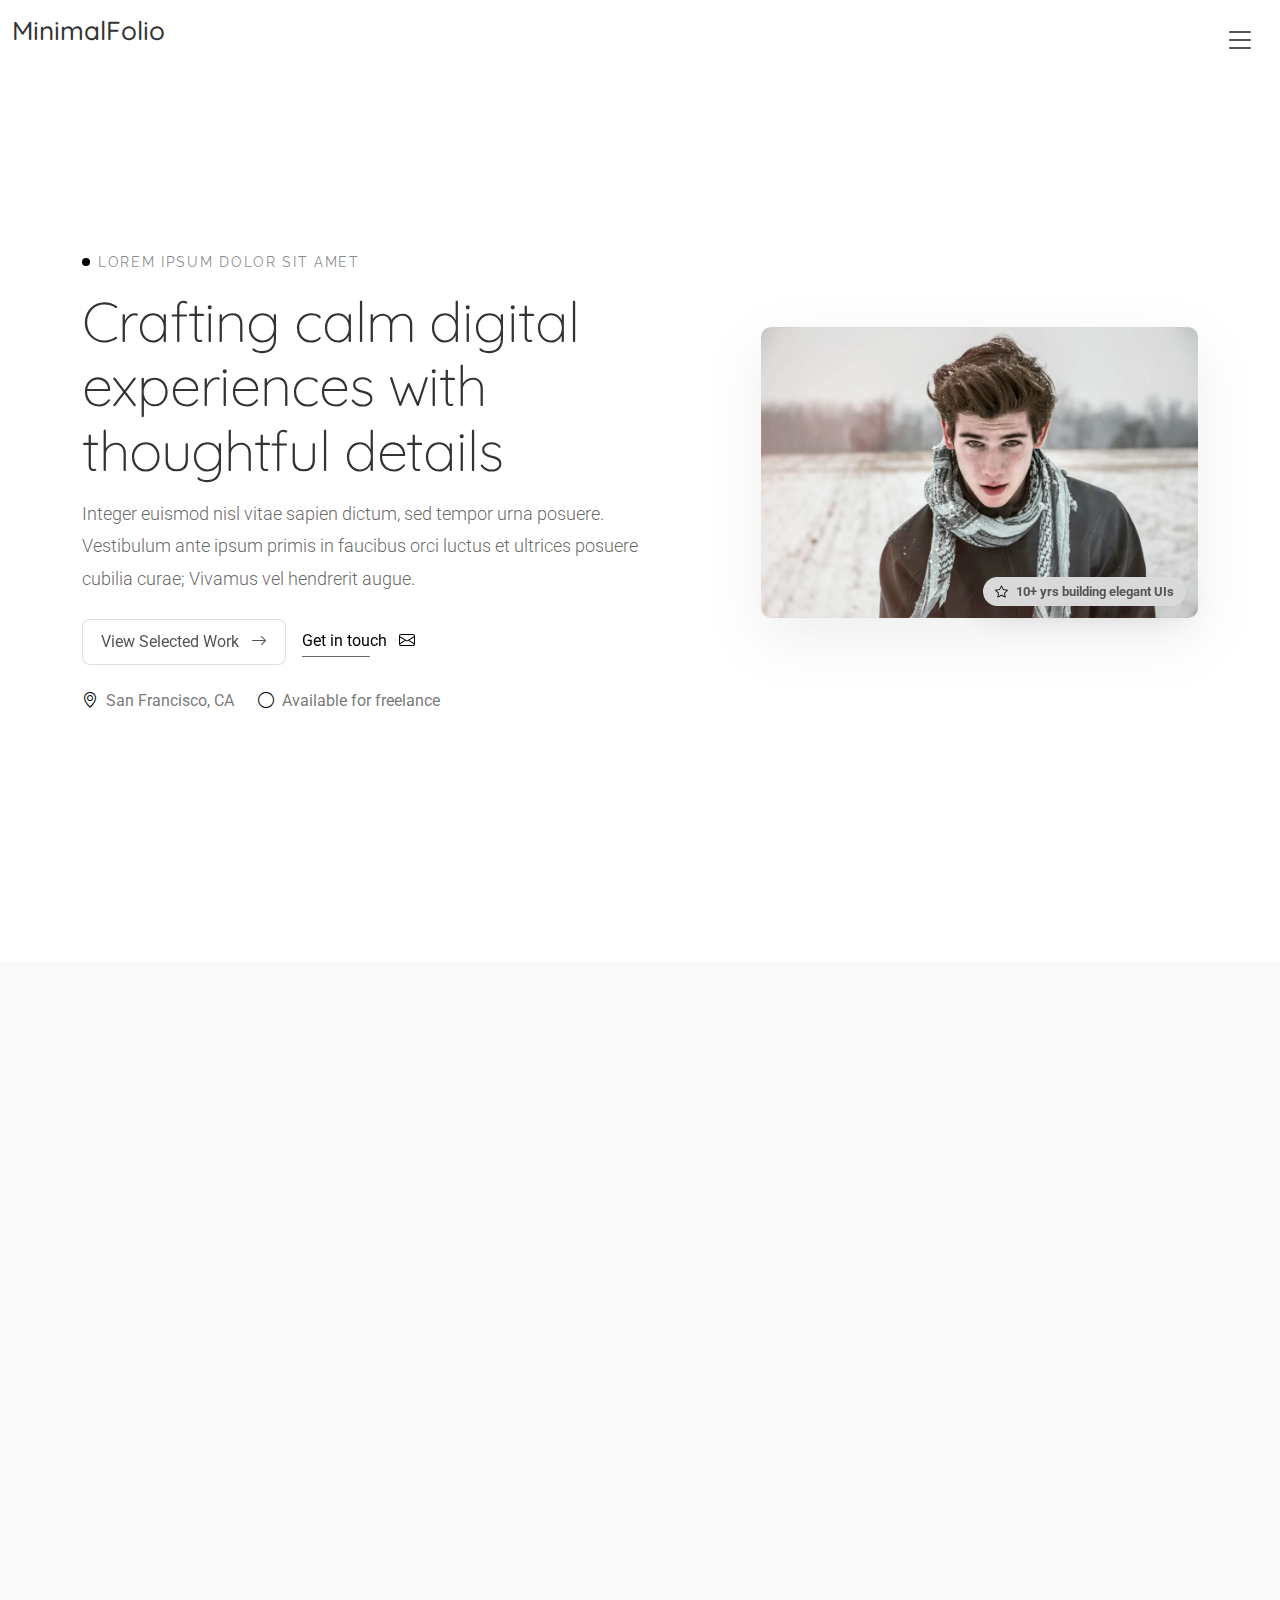
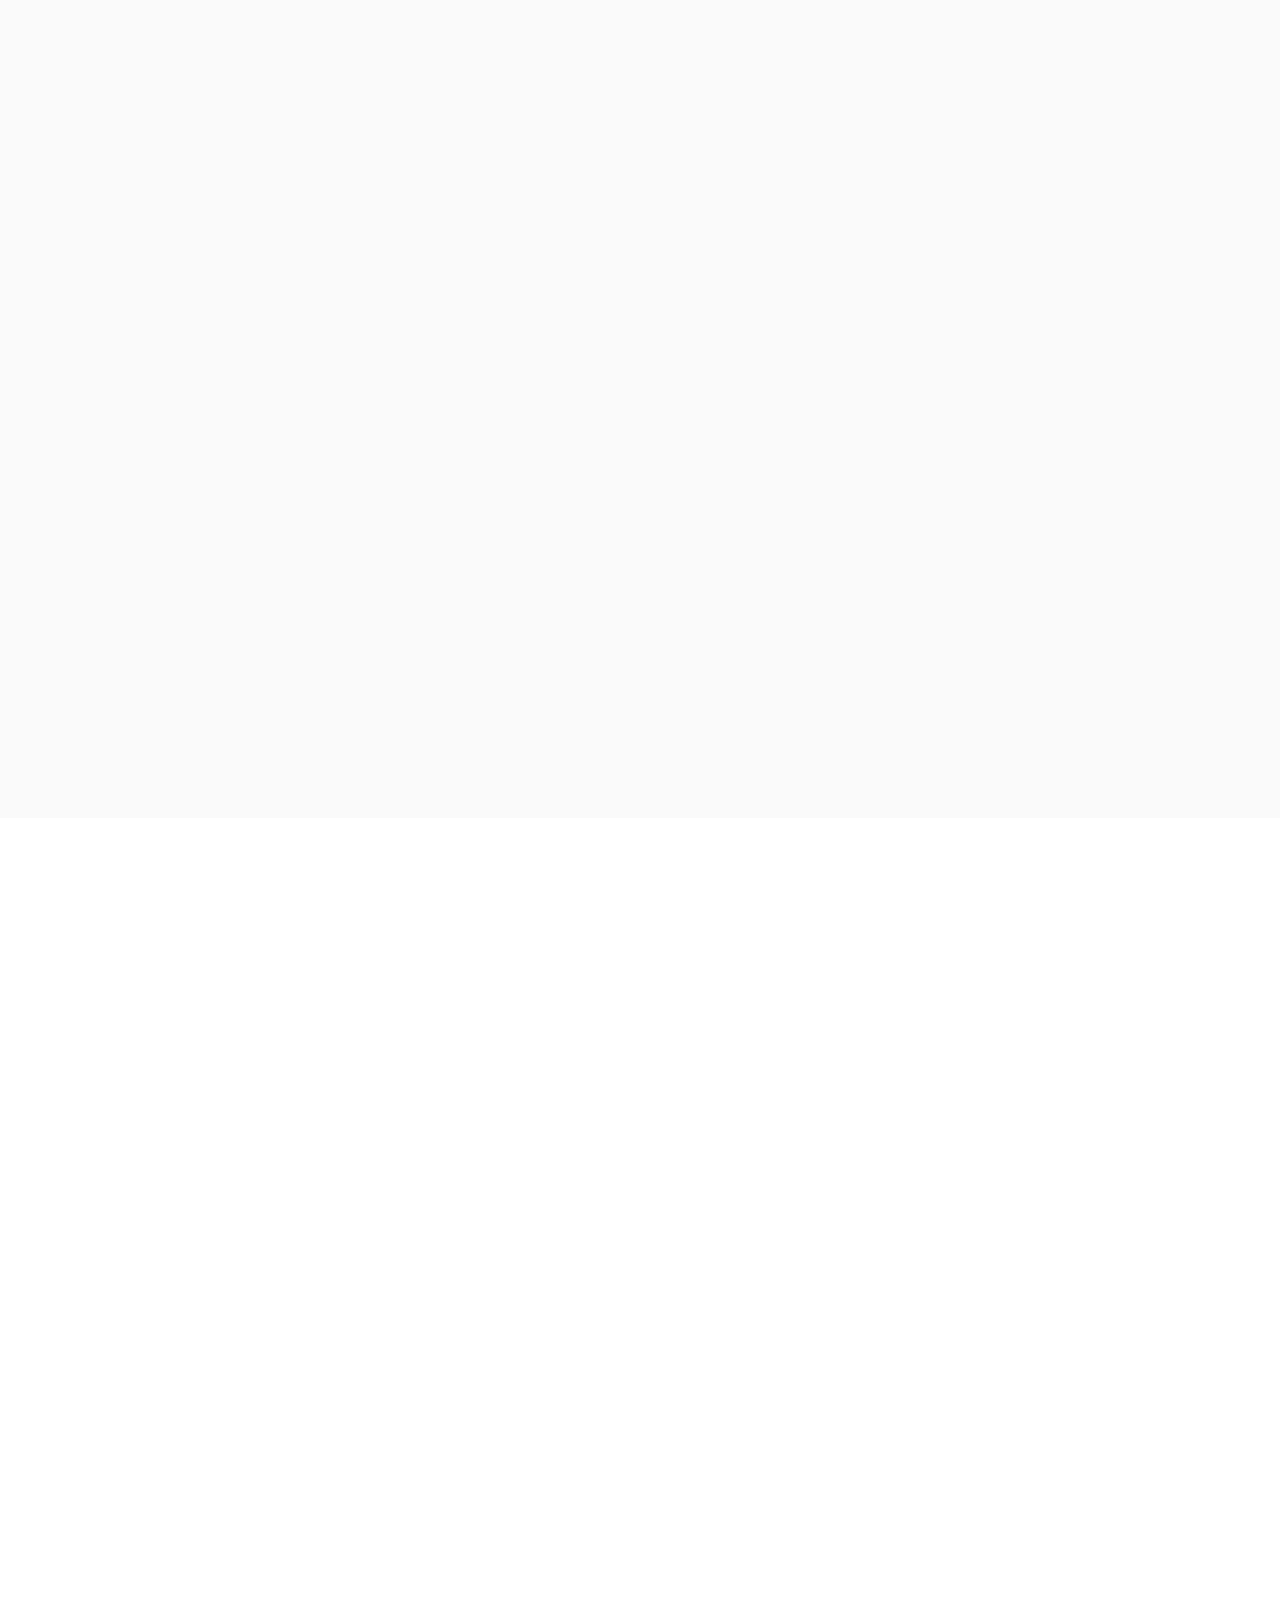
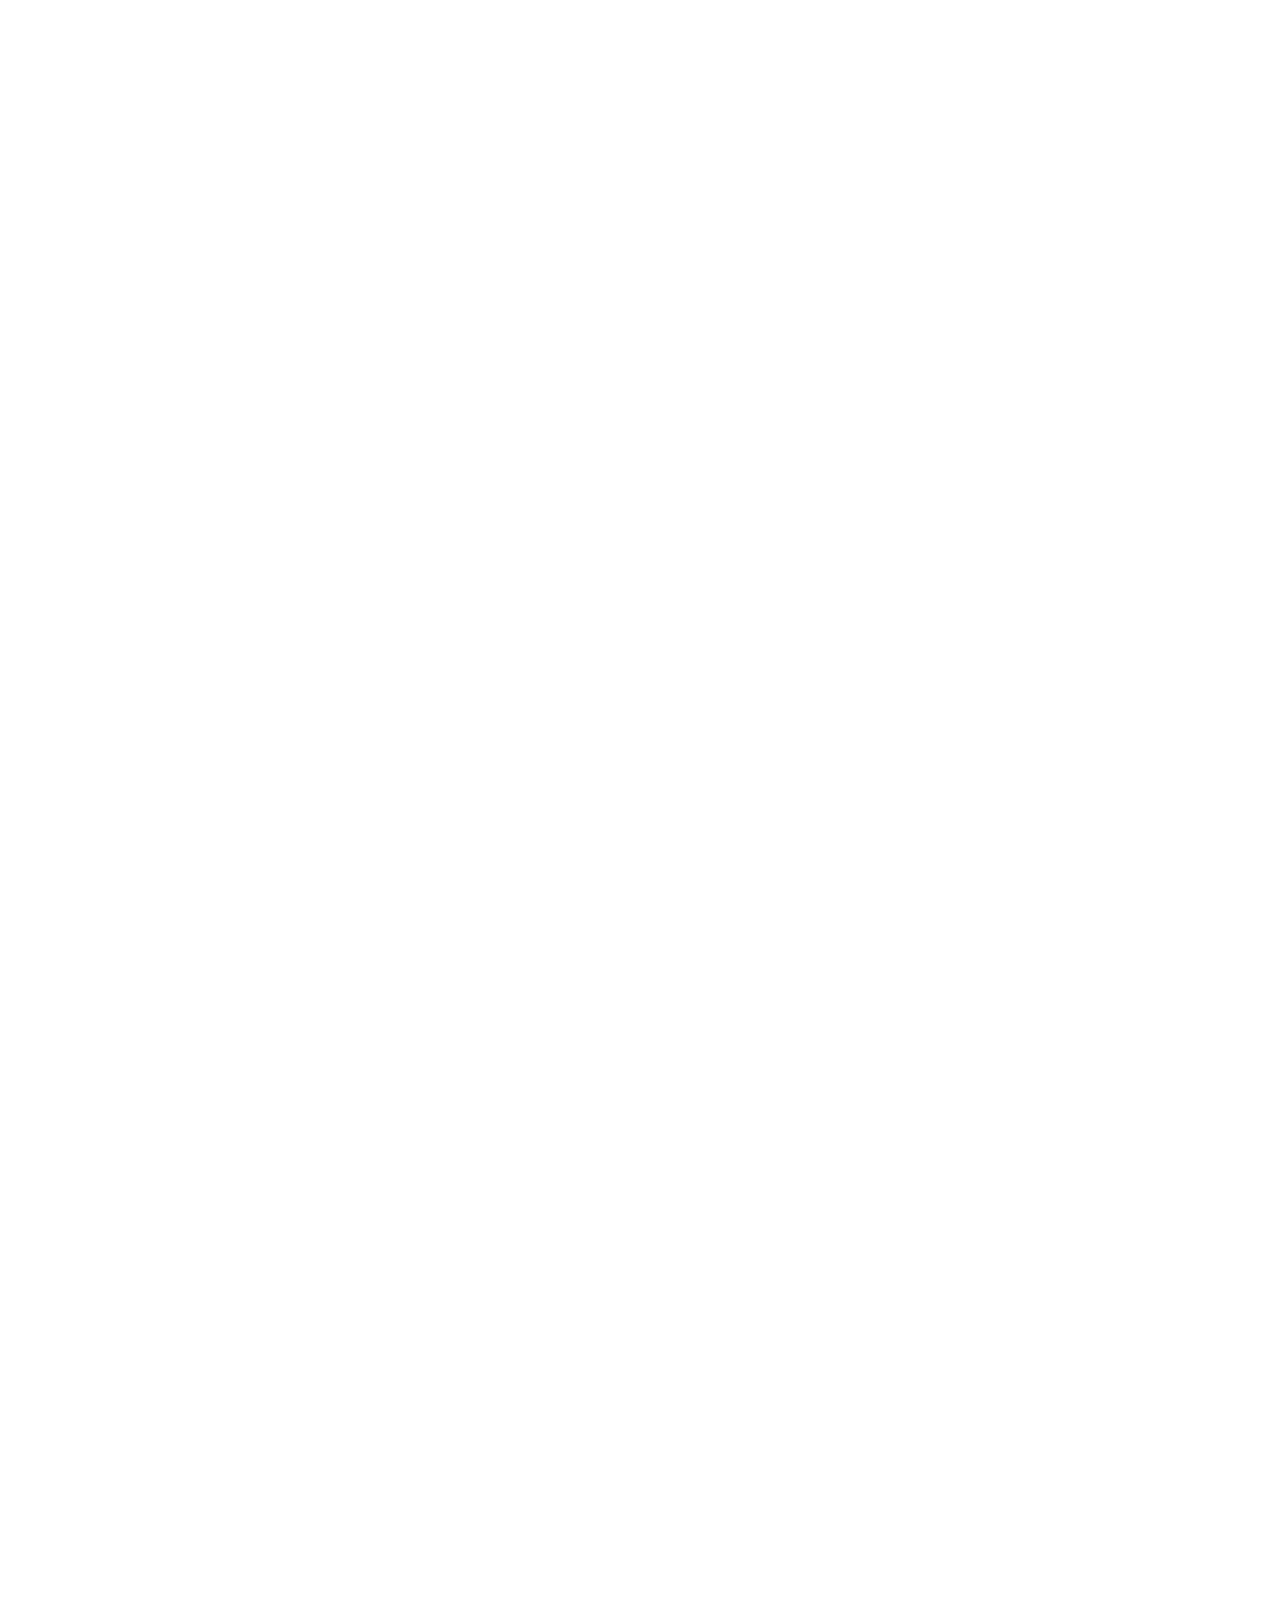
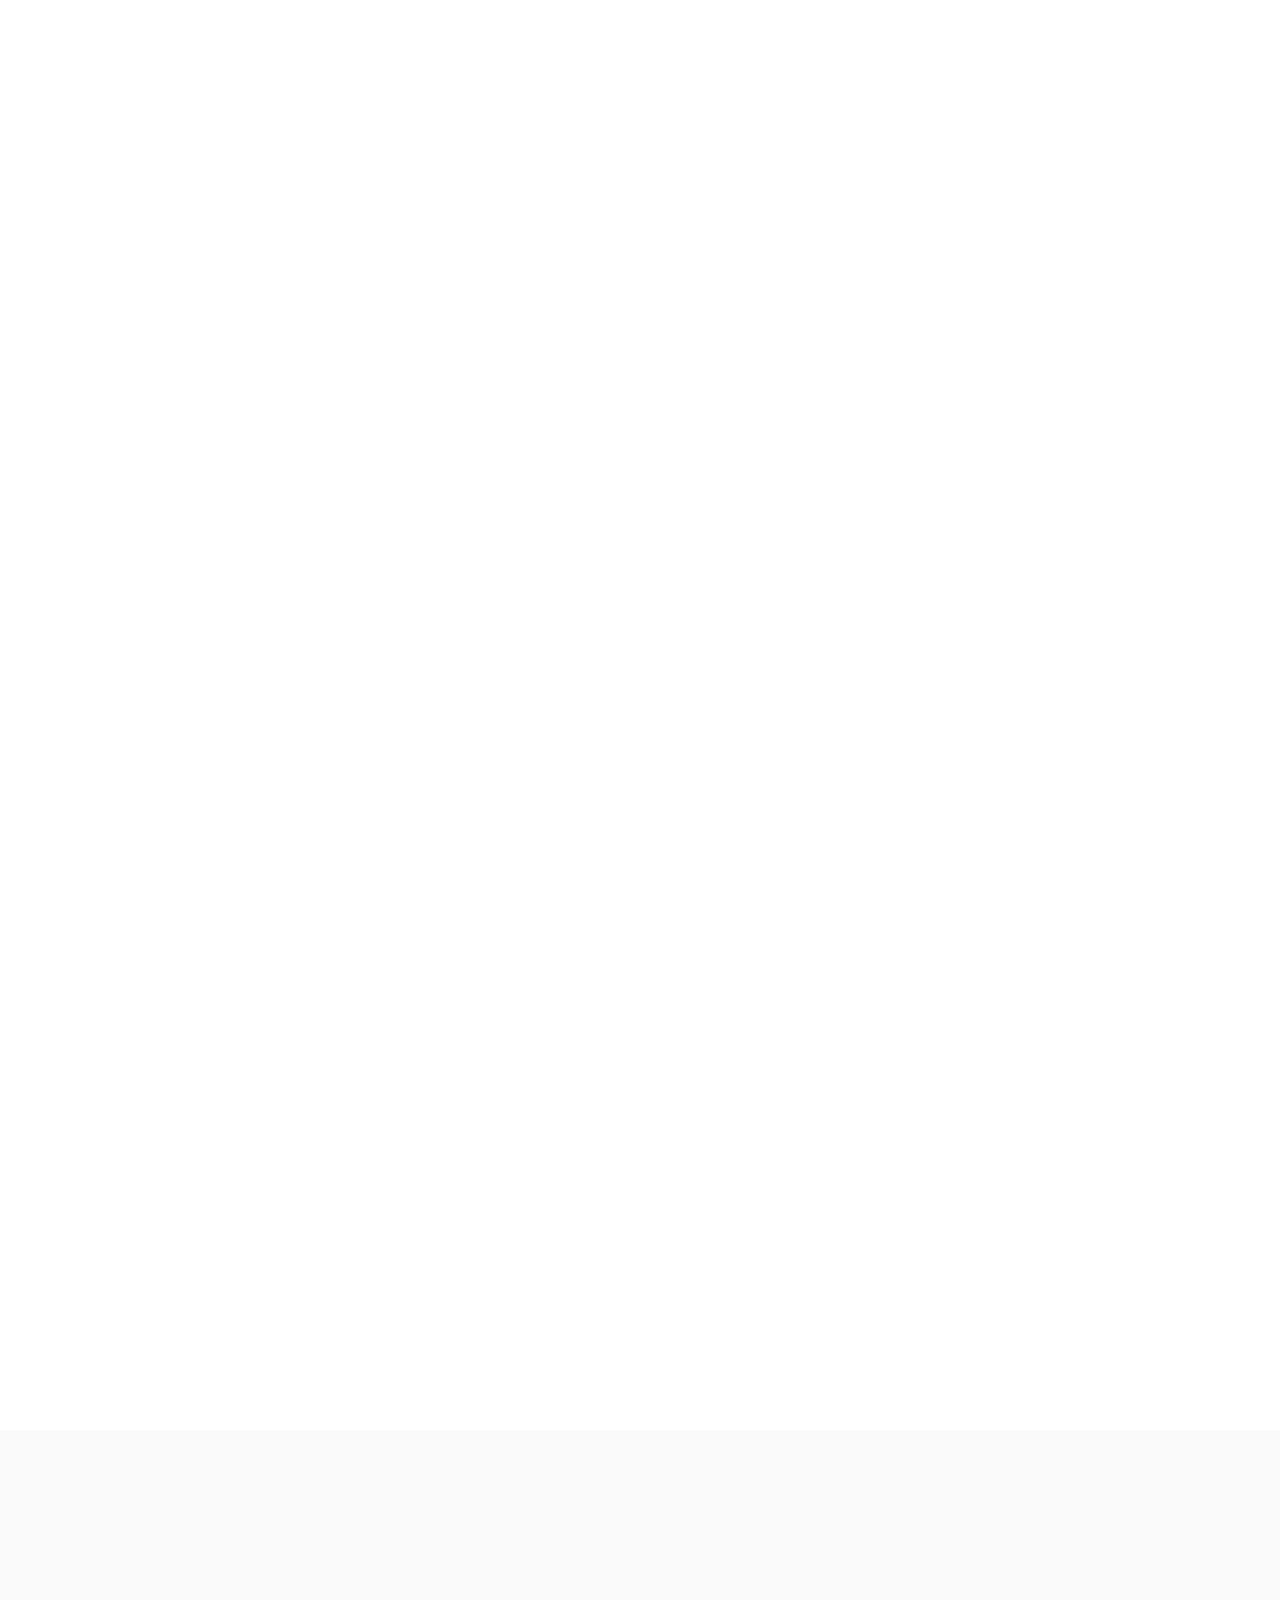
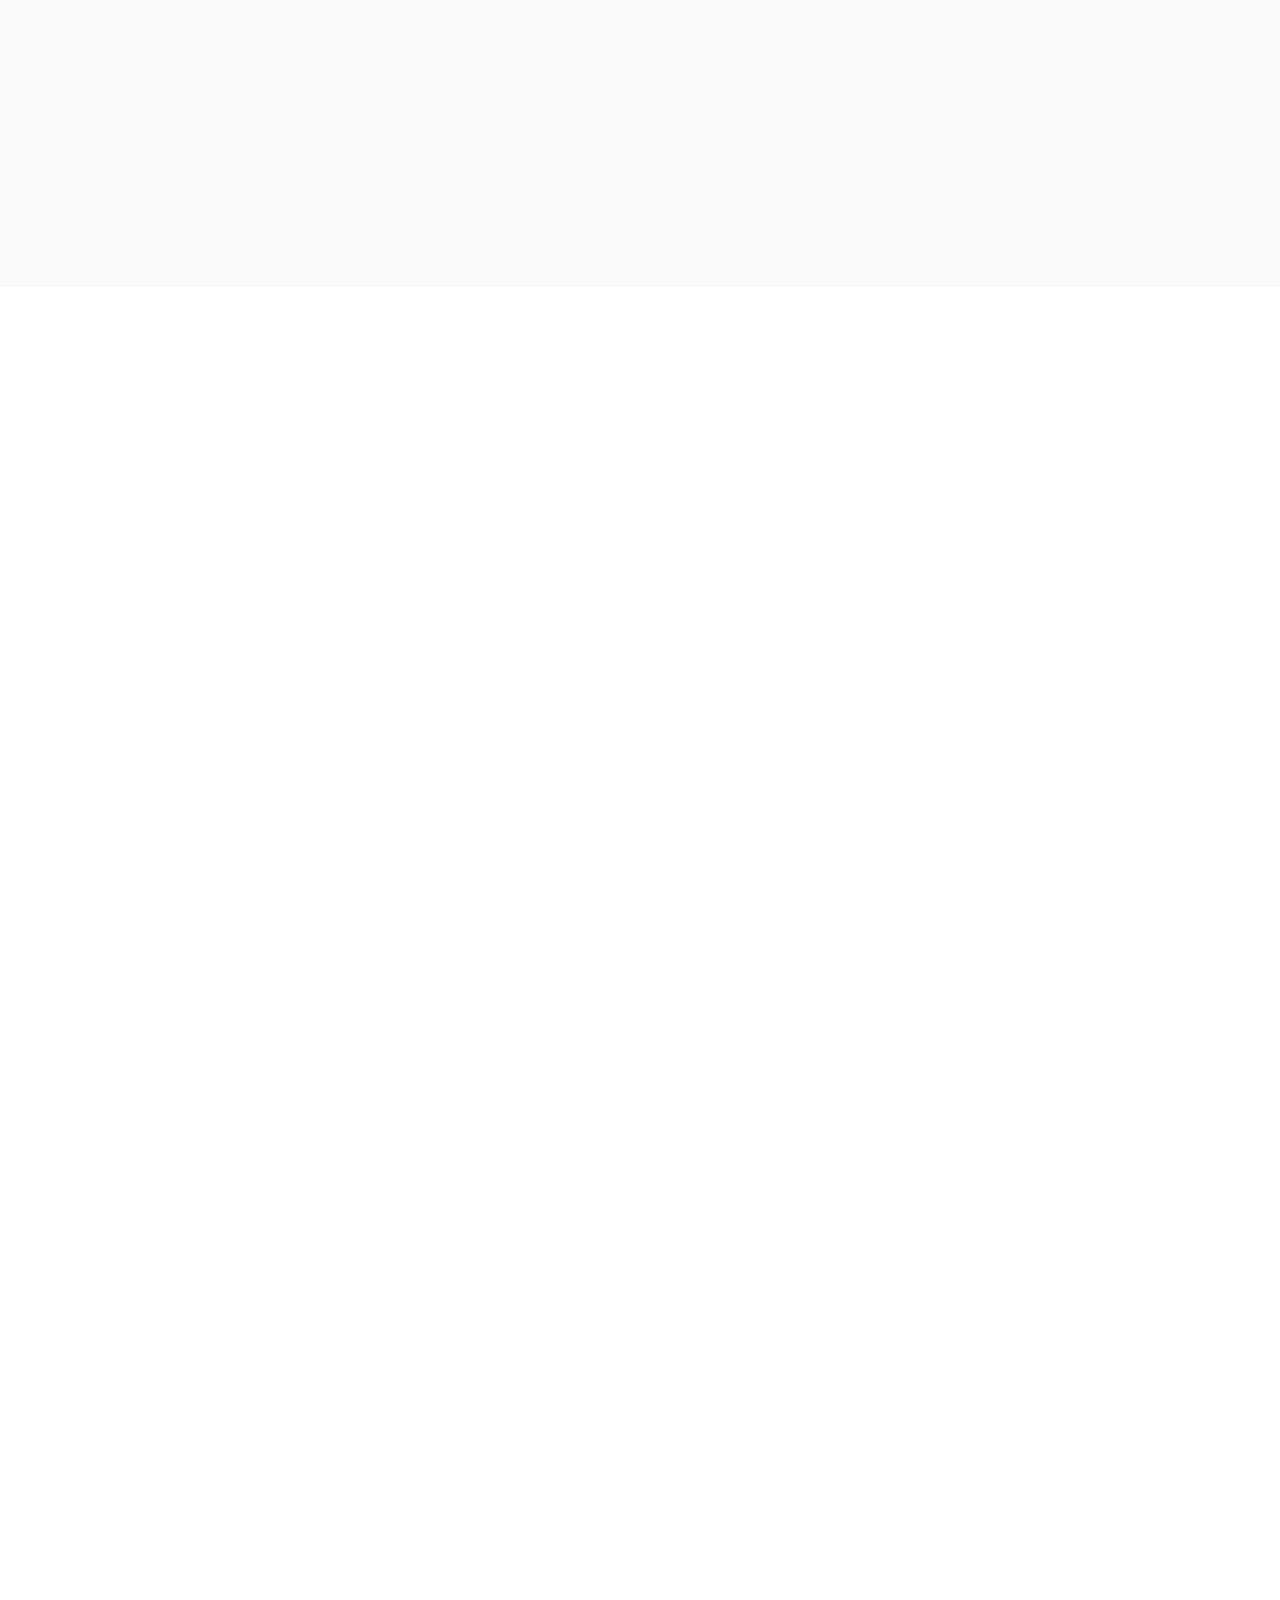
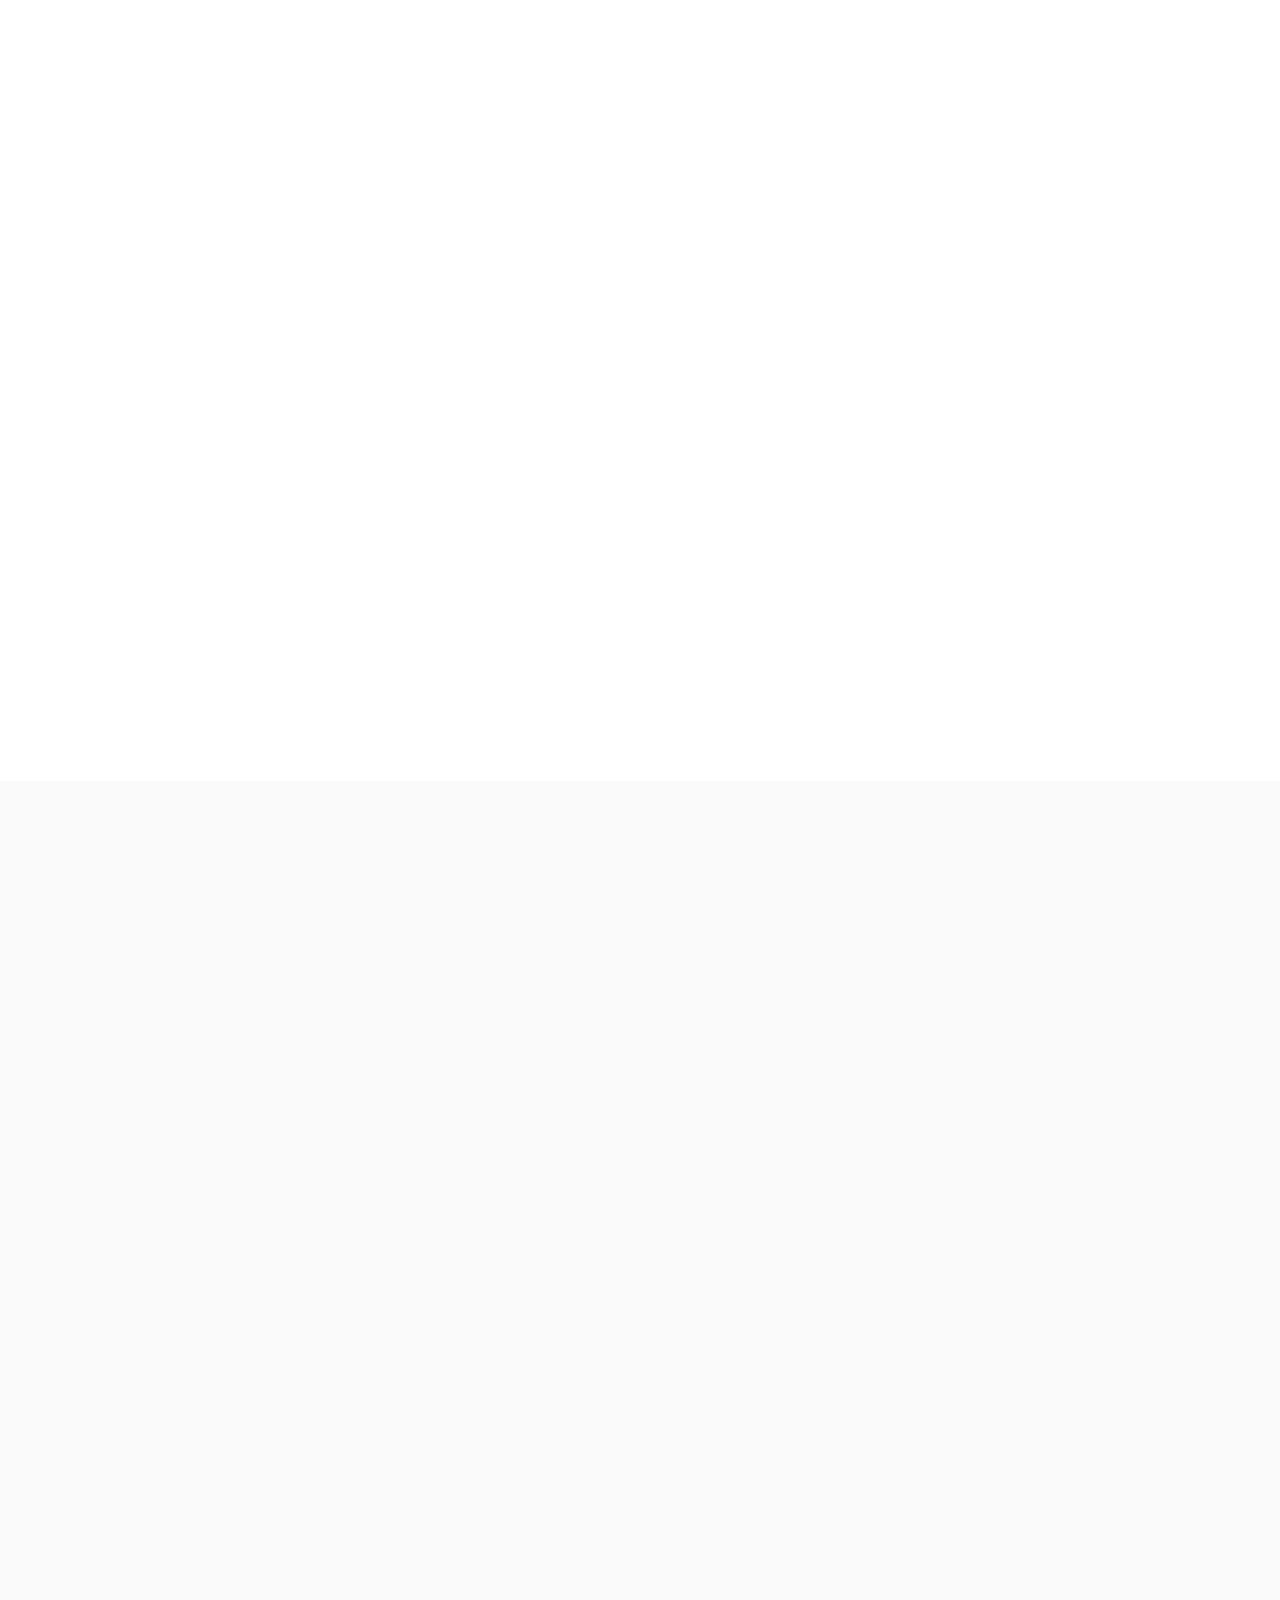
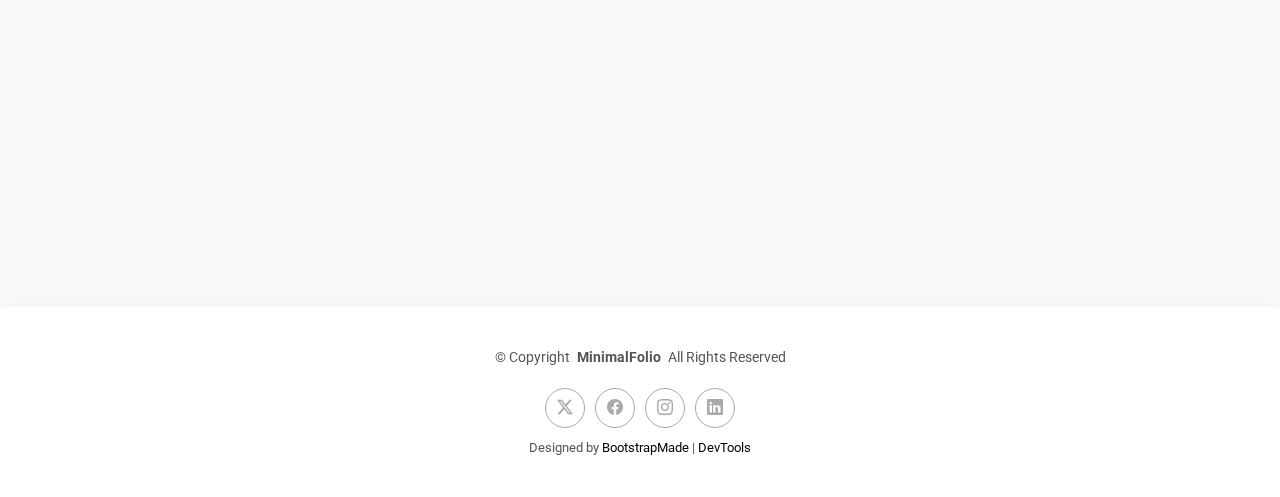
<file: index.html>
<!DOCTYPE html>
<html lang="en">

<head>
  <meta charset="utf-8">
  <meta content="width=device-width, initial-scale=1.0" name="viewport">
  <title>Index - MinimalFolio Bootstrap Template</title>
  <meta name="description" content="">
  <meta name="keywords" content="">

  <!-- Favicons -->
  <link href="assets/img/favicon.png" rel="icon">
  <link href="assets/img/apple-touch-icon.png" rel="apple-touch-icon">

  <!-- Fonts -->
  <link href="https://fonts.googleapis.com" rel="preconnect">
  <link href="https://fonts.gstatic.com" rel="preconnect" crossorigin>
  <link href="https://fonts.googleapis.com/css2?family=Roboto:ital,wght@0,100;0,300;0,400;0,500;0,700;0,900;1,100;1,300;1,400;1,500;1,700;1,900&family=Raleway:ital,wght@0,100;0,200;0,300;0,400;0,500;0,600;0,700;0,800;0,900;1,100;1,200;1,300;1,400;1,500;1,600;1,700;1,800;1,900&family=Quicksand:wght@300;400;500;600;700&display=swap" rel="stylesheet">

  <!-- Vendor CSS Files -->
  <link href="assets/vendor/bootstrap/css/bootstrap.min.css" rel="stylesheet">
  <link href="assets/vendor/bootstrap-icons/bootstrap-icons.css" rel="stylesheet">
  <link href="assets/vendor/aos/aos.css" rel="stylesheet">
  <link href="assets/vendor/glightbox/css/glightbox.min.css" rel="stylesheet">
  <link href="assets/vendor/swiper/swiper-bundle.min.css" rel="stylesheet">

  <!-- Main CSS File -->
  <link href="assets/css/main.css" rel="stylesheet">

  <!-- =======================================================
  * Template Name: MinimalFolio
  * Template URL: https://bootstrapmade.com/minimalfolio-bootstrap-portfolio-template/
  * Updated: Aug 05 2025 with Bootstrap v5.3.7
  * Author: BootstrapMade.com
  * License: https://bootstrapmade.com/license/
  ======================================================== -->
</head>

<body class="index-page">

  <header id="header" class="header d-flex align-items-center position-relative">
    <div class="container-fluid position-relative d-flex align-items-center justify-content-between">

      <a href="index.html" class="logo d-flex align-items-center">
        <!-- Uncomment the line below if you also wish to use an image logo -->
        <!-- <img src="assets/img/logo.webp" alt=""> -->
        <h1 class="sitename">MinimalFolio</h1>
      </a>

      <nav id="navmenu" class="navmenu">
        <ul>
          <li><a href="#hero" class="active">Home</a></li>
          <li><a href="#about">About</a></li>
          <li><a href="#resume">Resume</a></li>
          <li><a href="#portfolio">Portfolio</a></li>
          <li><a href="#services">Services</a></li>
          <li class="dropdown"><a href="#"><span>Dropdown</span> <i class="bi bi-chevron-down toggle-dropdown"></i></a>
            <ul>
              <li><a href="#">Dropdown 1</a></li>
              <li class="dropdown"><a href="#"><span>Deep Dropdown</span> <i class="bi bi-chevron-down toggle-dropdown"></i></a>
                <ul>
                  <li><a href="#">Deep Dropdown 1</a></li>
                  <li><a href="#">Deep Dropdown 2</a></li>
                  <li><a href="#">Deep Dropdown 3</a></li>
                  <li><a href="#">Deep Dropdown 4</a></li>
                  <li><a href="#">Deep Dropdown 5</a></li>
                </ul>
              </li>
              <li><a href="#">Dropdown 2</a></li>
              <li><a href="#">Dropdown 3</a></li>
              <li><a href="#">Dropdown 4</a></li>
            </ul>
          </li>
          <li><a href="#contact">Contact</a></li>
        </ul>
        <i class="mobile-nav-toggle d-xl-none bi bi-list"></i>
      </nav>

    </div>
  </header>

  <main class="main">

    <!-- Hero Section -->
    <section id="hero" class="hero section">

      <div class="container" data-aos="fade-up" data-aos-delay="100">

        <div class="row align-items-center gx-5 gy-5">

          <div class="col-lg-7">
            <div class="intro" data-aos="fade-right" data-aos-delay="150">
              <div class="eyebrow d-inline-flex align-items-center gap-2 mb-3">
                <span class="dot"></span>
                <span class="text">Lorem ipsum dolor sit amet</span>
              </div>

              <h1 class="display-heading mb-3">
                Crafting calm digital experiences with thoughtful details
              </h1>

              <p class="lead mb-4">
                Integer euismod nisl vitae sapien dictum, sed tempor urna posuere. Vestibulum ante ipsum primis in faucibus orci luctus et ultrices posuere cubilia curae; Vivamus vel hendrerit augue.
              </p>

              <div class="cta-group d-flex flex-wrap align-items-center gap-3" data-aos="zoom-in" data-aos-delay="250">
                <a href="#portfolio" class="btn btn-ghost">
                  View Selected Work
                  <i class="bi bi-arrow-right ms-2"></i>
                </a>
                <a href="#contact" class="link-underline">
                  Get in touch
                  <i class="bi bi-envelope ms-2"></i>
                </a>
              </div>

              <div class="meta mt-4 d-flex flex-wrap align-items-center gap-4" data-aos="fade-up" data-aos-delay="300">
                <div class="meta-item d-flex align-items-center gap-2">
                  <i class="bi bi-geo-alt"></i>
                  <span>San Francisco, CA</span>
                </div>
                <div class="meta-item d-flex align-items-center gap-2">
                  <i class="bi bi-circle"></i>
                  <span>Available for freelance</span>
                </div>
              </div>
            </div>
          </div>

          <div class="col-lg-5">
            <figure class="portrait-wrap position-relative" data-aos="fade-left" data-aos-delay="200">
              <img src="assets/img/profile/profile-6.webp" alt="Profile Portrait" class="img-fluid portrait-img">
              <figcaption class="visually-hidden">Minimal portrait preview</figcaption>

              <div class="badge note" data-aos="zoom-in" data-aos-delay="300">
                <i class="bi bi-star"></i>
                <span>10+ yrs building elegant UIs</span>
              </div>
            </figure>
          </div>

        </div>

      </div>

    </section><!-- /Hero Section -->

    <!-- About Section -->
    <section id="about" class="about section light-background">

      <!-- Section Title -->
      <div class="container section-title" data-aos="fade-up">
        <h2>About</h2>
        <p>Necessitatibus eius consequatur ex aliquid fuga eum quidem sint consectetur velit</p>
      </div><!-- End Section Title -->

      <div class="container" data-aos="fade-up" data-aos-delay="100">

        <!-- Intro + Photo -->
        <div class="row align-items-center justify-content-between intro-wrap gy-5">
          <div class="col-lg-7" data-aos="fade-right" data-aos-delay="150">
            <div class="intro-content">
              <span class="eyebrow">Hello there</span>
              <h2 class="headline">Hi, I’m Alex — a calm-minded creative developer crafting serene digital journeys</h2>
              <p class="lead">
                Lorem ipsum dolor sit amet, consectetur adipiscing elit. Pellentesque habitant morbi tristique senectus et netus. Sed interdum, nunc non feugiat tempor, orci lorem luctus ligula, vitae rutrum nisl lorem non nulla.
              </p>
              <p>
                Integer posuere lacus in mi fringilla, eget luctus risus pulvinar. Curabitur a arcu a nisl tempus sagittis. Aenean varius, tortor sed porttitor dictum, augue eros viverra lectus, at efficitur magna lacus in risus.
              </p>

              <div class="cta-group">
                <a href="#portfolio" class="btn-ghost">
                  View My Work <i class="bi bi-arrow-down"></i>
                </a>
                <a href="#resume" class="link-underline">
                  Download Resume <i class="bi bi-download"></i>
                </a>
              </div>
            </div>
          </div>

          <div class="col-lg-5" data-aos="zoom-in" data-aos-delay="250">
            <figure class="profile-figure text-center text-lg-end">
              <img src="assets/img/profile/profile-square-7.webp" alt="Portrait of Alex" class="img-fluid profile-photo">
              <figcaption class="profile-caption d-flex justify-content-end">
              </figcaption>
            </figure>
          </div>
        </div>
        <!-- End Intro + Photo -->

        <!-- Skills Grid -->
        <div class="skills-wrap">
          <div class="row g-4">
            <div class="col-6 col-md-4 col-lg-3" data-aos="fade-up" data-aos-delay="120">
              <div class="skill-item">
                <i class="bi bi-layout-text-window"></i>
                <h3>UI/UX</h3>
                <p>Vivamus sagittis lacus molestie placerat.</p>
              </div>
            </div>
            <div class="col-6 col-md-4 col-lg-3" data-aos="fade-up" data-aos-delay="180">
              <div class="skill-item">
                <i class="bi bi-code-slash"></i>
                <h3>React.js</h3>
                <p>Maecenas pharetra magna sit amet risus.</p>
              </div>
            </div>
            <div class="col-6 col-md-4 col-lg-3" data-aos="fade-up" data-aos-delay="240">
              <div class="skill-item">
                <i class="bi bi-phone"></i>
                <h3>Mobile-first</h3>
                <p>Donec id elit non mi porta gravida.</p>
              </div>
            </div>
            <div class="col-6 col-md-4 col-lg-3" data-aos="fade-up" data-aos-delay="300">
              <div class="skill-item">
                <i class="bi bi-camera"></i>
                <h3>Photography</h3>
                <p>Aliquam euismod nunc at augue cursus.</p>
              </div>
            </div>
          </div>
        </div>
        <!-- End Skills Grid -->

        <!-- Journey Timeline -->
        <div class="journey-wrap">
          <div class="row g-4">
            <div class="col-md-6 col-lg-3" data-aos="fade-up" data-aos-delay="120">
              <article class="timeline-item">
                <span class="dot"></span>
                <time>2018</time>
                <h4>B.A. in Design</h4>
                <p>Quisque euismod turpis ut sapien luctus bibendum.</p>
              </article>
            </div>
            <div class="col-md-6 col-lg-3" data-aos="fade-up" data-aos-delay="180">
              <article class="timeline-item">
                <span class="dot"></span>
                <time>2020</time>
                <h4>Freelance Start</h4>
                <p>Mauris non arcu non urna convallis vulputate.</p>
              </article>
            </div>
            <div class="col-md-6 col-lg-3" data-aos="fade-up" data-aos-delay="240">
              <article class="timeline-item">
                <span class="dot"></span>
                <time>2022</time>
                <h4>Joined Creative Studio</h4>
                <p>Nunc sed nibh et libero fermentum posuere.</p>
              </article>
            </div>
            <div class="col-md-6 col-lg-3" data-aos="fade-up" data-aos-delay="300">
              <article class="timeline-item">
                <span class="dot"></span>
                <time>2024</time>
                <h4>Lead Frontend</h4>
                <p>Proin commodo massa sit amet urna pretium.</p>
              </article>
            </div>
          </div>
        </div>
        <!-- End Journey Timeline -->

        <!-- Quote -->
        <blockquote class="personal-quote" data-aos="fade-down" data-aos-delay="200">
          <p>“Building clean and meaningful experiences through thoughtful code and quiet design.”</p>
        </blockquote>
        <!-- End Quote -->

        <!-- Fun Facts -->
        <div class="facts-wrap">
          <div class="row g-3 justify-content-center">
            <div class="col-6 col-md-3 col-lg-2" data-aos="zoom-in" data-aos-delay="120">
              <div class="fact-pill">
                <i class="bi bi-magic"></i>
                <span>Minimalism</span>
              </div>
            </div>
            <div class="col-6 col-md-3 col-lg-2" data-aos="zoom-in" data-aos-delay="160">
              <div class="fact-pill">
                <i class="bi bi-headphones"></i>
                <span>Lo-fi Beats</span>
              </div>
            </div>
            <div class="col-6 col-md-3 col-lg-2" data-aos="zoom-in" data-aos-delay="200">
              <div class="fact-pill">
                <i class="bi bi-geo-alt"></i>
                <span>City Walks</span>
              </div>
            </div>
            <div class="col-6 col-md-3 col-lg-2" data-aos="zoom-in" data-aos-delay="240">
              <div class="fact-pill">
                <i class="bi bi-brush"></i>
                <span>Sketching</span>
              </div>
            </div>
          </div>
        </div>
        <!-- End Fun Facts -->

      </div>

    </section><!-- /About Section -->

    <!-- Skills Section -->
    <section id="skills" class="skills section">

      <!-- Section Title -->
      <div class="container section-title" data-aos="fade-up">
        <h2>Skills</h2>
        <p>Necessitatibus eius consequatur ex aliquid fuga eum quidem sint consectetur velit</p>
      </div><!-- End Section Title -->

      <div class="container" data-aos="fade-up" data-aos-delay="100">

        <div class="row gy-4">
          <div class="col-lg-4" data-aos="fade-up" data-aos-delay="150">
            <article class="skill-block skills-animation">
              <header class="d-flex align-items-center justify-content-between mb-2">
                <h3 class="skill-title">Interface Design</h3>
                <span class="skill-badge">Expert</span>
              </header>
              <p class="skill-desc">Aenean eu leo quam. Pellentesque ornare sem lacinia quam venenatis vestibulum. Nulla vitae elit libero.</p>
              <div class="progress slim">
                <div class="progress-bar" role="progressbar" aria-valuenow="92" aria-valuemin="0" aria-valuemax="100"></div>
              </div>
            </article>
          </div>

          <div class="col-lg-4" data-aos="fade-up" data-aos-delay="200">
            <article class="skill-block skills-animation">
              <header class="d-flex align-items-center justify-content-between mb-2">
                <h3 class="skill-title">Prototyping</h3>
                <span class="skill-badge">Advanced</span>
              </header>
              <p class="skill-desc">Donec id elit non mi porta gravida at eget metus. Cras mattis consectetur purus sit amet fermentum.</p>
              <div class="progress slim">
                <div class="progress-bar" role="progressbar" aria-valuenow="85" aria-valuemin="0" aria-valuemax="100"></div>
              </div>
            </article>
          </div>

          <div class="col-lg-4" data-aos="fade-up" data-aos-delay="250">
            <article class="skill-block skills-animation">
              <header class="d-flex align-items-center justify-content-between mb-2">
                <h3 class="skill-title">Design Systems</h3>
                <span class="skill-badge">Advanced</span>
              </header>
              <p class="skill-desc">Etiam porta sem malesuada magna mollis euismod. Sed posuere consectetur est at lobortis.</p>
              <div class="progress slim">
                <div class="progress-bar" role="progressbar" aria-valuenow="88" aria-valuemin="0" aria-valuemax="100"></div>
              </div>
            </article>
          </div>
        </div><!-- End Skill Row 1 -->

        <div class="row gy-4 mt-1">
          <div class="col-lg-4" data-aos="fade-up" data-aos-delay="150">
            <article class="skill-block skills-animation">
              <header class="d-flex align-items-center justify-content-between mb-2">
                <h3 class="skill-title">HTML/CSS</h3>
                <span class="skill-badge">Expert</span>
              </header>
              <p class="skill-desc">Maecenas faucibus mollis interdum. Praesent commodo cursus magna, vel scelerisque nisl consectetur.</p>
              <div class="progress slim">
                <div class="progress-bar" role="progressbar" aria-valuenow="94" aria-valuemin="0" aria-valuemax="100"></div>
              </div>
            </article>
          </div>

          <div class="col-lg-4" data-aos="fade-up" data-aos-delay="200">
            <article class="skill-block skills-animation">
              <header class="d-flex align-items-center justify-content-between mb-2">
                <h3 class="skill-title">JavaScript</h3>
                <span class="skill-badge">Pro</span>
              </header>
              <p class="skill-desc">Morbi leo risus, porta ac consectetur ac, vestibulum at eros. Fusce dapibus, tellus ac cursus commodo.</p>
              <div class="progress slim">
                <div class="progress-bar" role="progressbar" aria-valuenow="78" aria-valuemin="0" aria-valuemax="100"></div>
              </div>
            </article>
          </div>

          <div class="col-lg-4" data-aos="fade-up" data-aos-delay="250">
            <article class="skill-block skills-animation">
              <header class="d-flex align-items-center justify-content-between mb-2">
                <h3 class="skill-title">Accessibility</h3>
                <span class="skill-badge">Strong</span>
              </header>
              <p class="skill-desc">Integer posuere erat a ante venenatis dapibus posuere velit aliquet. Vestibulum id ligula porta felis.</p>
              <div class="progress slim">
                <div class="progress-bar" role="progressbar" aria-valuenow="83" aria-valuemin="0" aria-valuemax="100"></div>
              </div>
            </article>
          </div>
        </div><!-- End Skill Row 2 -->

        <div class="row gx-5 gy-4 mt-5 align-items-center alt-grid">
          <div class="col-lg-5 order-lg-2" data-aos="fade-left" data-aos-delay="150">
            <div class="soft-card p-4 rounded-2">
              <h4 class="mini-head mb-3">Toolbox</h4>
              <ul class="list-unstyled tool-list mb-0">
                <li class="d-flex align-items-center gap-2"><i class="bi bi-check2"></i><span>Figma, Sketch, Adobe XD</span></li>
                <li class="d-flex align-items-center gap-2"><i class="bi bi-check2"></i><span>Framer, ProtoPie</span></li>
                <li class="d-flex align-items-center gap-2"><i class="bi bi-check2"></i><span>Sass, Bootstrap, Tailwind</span></li>
                <li class="d-flex align-items-center gap-2"><i class="bi bi-check2"></i><span>Git, GitHub, Vite</span></li>
              </ul>
            </div>
          </div>

          <div class="col-lg-7 order-lg-1" data-aos="fade-up" data-aos-delay="200">
            <div class="note">
              <p class="mb-0">Quisque consectetur, ipsum sed luctus finibus, lectus dui gravida lacus, et dictum tortor elit ut arcu. Vestibulum ante ipsum primis in faucibus orci luctus et ultrices posuere cubilia curae; Cras justo odio, dapibus ac facilisis in, egestas eget quam.</p>
            </div>
          </div>
        </div>

      </div>

    </section><!-- /Skills Section -->

    <!-- Resume Section -->
    <section id="resume" class="resume section">

      <!-- Section Title -->
      <div class="container section-title" data-aos="fade-up">
        <h2>Resume</h2>
        <p>Necessitatibus eius consequatur ex aliquid fuga eum quidem sint consectetur velit</p>
      </div><!-- End Section Title -->

      <div class="container" data-aos="fade-up" data-aos-delay="100">

        <div class="row">
          <div class="col-lg-12">
            <ul class="nav nav-pills resume-navigation justify-content-center" id="resume-resume-tabs" role="tablist" data-aos="fade-up" data-aos-delay="200">
              <li class="nav-item" role="presentation">
                <button class="nav-link active" id="resume-experience-tab" data-bs-toggle="pill" data-bs-target="#resume-experience" type="button" role="tab" aria-controls="resume-experience" aria-selected="true">
                  <span class="nav-number">01</span>
                  <span class="nav-label">Experience</span>
                </button>
              </li>
              <li class="nav-item" role="presentation">
                <button class="nav-link" id="resume-education-tab" data-bs-toggle="pill" data-bs-target="#resume-education" type="button" role="tab" aria-controls="resume-education" aria-selected="false">
                  <span class="nav-number">02</span>
                  <span class="nav-label">Education</span>
                </button>
              </li>
              <li class="nav-item" role="presentation">
                <button class="nav-link" id="resume-skills-tab" data-bs-toggle="pill" data-bs-target="#resume-skills" type="button" role="tab" aria-controls="resume-skills" aria-selected="false">
                  <span class="nav-number">03</span>
                  <span class="nav-label">Skills</span>
                </button>
              </li>
            </ul>
          </div>
        </div>

        <div class="tab-content resume-content" id="resume-resume-tabContent">
          <div class="tab-pane fade show active" id="resume-experience" role="tabpanel" aria-labelledby="resume-experience-tab" tabindex="0" data-aos="fade-up" data-aos-delay="300">
            <div class="section-intro">
              <h2>Professional Experience</h2>
              <p>Sed ut perspiciatis unde omnis iste natus error sit voluptatem accusantium doloremque laudantium totam rem aperiam.</p>
            </div>

            <div class="experience-grid">
              <div class="experience-item" data-aos="fade-up" data-aos-delay="400">
                <div class="item-header">
                  <div class="position-info">
                    <h3>Senior Product Manager</h3>
                    <div class="company">Innovate Tech Solutions</div>
                  </div>
                  <div class="period">2021 - Present</div>
                </div>
                <div class="item-content">
                  <p>Nemo enim ipsam voluptatem quia voluptas sit aspernatur aut odit aut fugit sed quia consequuntur magni dolores eos qui ratione voluptatem sequi nesciunt.</p>
                </div>
              </div>

              <div class="experience-item" data-aos="fade-up" data-aos-delay="450">
                <div class="item-header">
                  <div class="position-info">
                    <h3>Product Development Lead</h3>
                    <div class="company">Digital Ventures Ltd</div>
                  </div>
                  <div class="period">2019 - 2021</div>
                </div>
                <div class="item-content">
                  <p>Ut enim ad minima veniam quis nostrum exercitationem ullam corporis suscipit laboriosam nisi ut aliquid ex ea commodi consequatur.</p>
                </div>
              </div>

              <div class="experience-item" data-aos="fade-up" data-aos-delay="500">
                <div class="item-header">
                  <div class="position-info">
                    <h3>Junior Product Analyst</h3>
                    <div class="company">StartUp Dynamics</div>
                  </div>
                  <div class="period">2017 - 2019</div>
                </div>
                <div class="item-content">
                  <p>Quis autem vel eum iure reprehenderit qui in ea voluptate velit esse quam nihil molestiae consequatur vel illum qui dolorem.</p>
                </div>
              </div>
            </div>
          </div>

          <div class="tab-pane fade" id="resume-education" role="tabpanel" aria-labelledby="resume-education-tab" tabindex="0" data-aos="fade-up" data-aos-delay="300">
            <div class="section-intro">
              <h2>Educational Background</h2>
              <p>At vero eos et accusamus et iusto odio dignissimos ducimus qui blanditiis praesentium voluptatum deleniti atque corrupti.</p>
            </div>

            <div class="education-list">
              <div class="education-entry" data-aos="fade-up" data-aos-delay="400">
                <div class="degree-year">2017</div>
                <div class="degree-details">
                  <h3>Master of Business Administration</h3>
                  <div class="institution">Metropolitan Business School</div>
                  <p>Excepteur sint occaecat cupidatat non proident sunt in culpa qui officia deserunt mollit anim id est laborum.</p>
                </div>
              </div>

              <div class="education-entry" data-aos="fade-up" data-aos-delay="450">
                <div class="degree-year">2014</div>
                <div class="degree-details">
                  <h3>Bachelor of Computer Science</h3>
                  <div class="institution">Tech University Institute</div>
                  <p>Lorem ipsum dolor sit amet consectetur adipiscing elit sed do eiusmod tempor incididunt ut labore et dolore magna aliqua.</p>
                </div>
              </div>

              <div class="education-entry" data-aos="fade-up" data-aos-delay="500">
                <div class="degree-year">2019</div>
                <div class="degree-details">
                  <h3>Professional Certificate in Project Management</h3>
                  <div class="institution">Global Learning Academy</div>
                  <p>Duis aute irure dolor in reprehenderit in voluptate velit esse cillum dolore eu fugiat nulla pariatur.</p>
                </div>
              </div>
            </div>
          </div>

          <div class="tab-pane fade" id="resume-skills" role="tabpanel" aria-labelledby="resume-skills-tab" tabindex="0" data-aos="fade-up" data-aos-delay="300">
            <div class="section-intro">
              <h2>Core Competencies</h2>
              <p>Nam libero tempore cum soluta nobis est eligendi optio cumque nihil impedit quo minus id quod maxime placeat.</p>
            </div>

            <div class="skills-categories">
              <div class="skill-category" data-aos="fade-up" data-aos-delay="400">
                <h3>Technical Skills</h3>
                <div class="skill-tags">
                  <span class="skill-tag">Product Strategy</span>
                  <span class="skill-tag">Data Analysis</span>
                  <span class="skill-tag">User Research</span>
                  <span class="skill-tag">Agile Methodology</span>
                  <span class="skill-tag">A/B Testing</span>
                </div>
              </div>

              <div class="skill-category" data-aos="fade-up" data-aos-delay="450">
                <h3>Leadership</h3>
                <div class="skill-tags">
                  <span class="skill-tag">Team Management</span>
                  <span class="skill-tag">Strategic Planning</span>
                  <span class="skill-tag">Cross-functional Collaboration</span>
                  <span class="skill-tag">Stakeholder Communication</span>
                </div>
              </div>

              <div class="skill-category" data-aos="fade-up" data-aos-delay="500">
                <h3>Tools &amp; Platforms</h3>
                <div class="skill-tags">
                  <span class="skill-tag">Figma</span>
                  <span class="skill-tag">Jira</span>
                  <span class="skill-tag">Google Analytics</span>
                  <span class="skill-tag">Tableau</span>
                  <span class="skill-tag">Slack</span>
                </div>
              </div>
            </div>
          </div>
        </div>

      </div>

    </section><!-- /Resume Section -->

    <!-- Portfolio Section -->
    <section id="portfolio" class="portfolio section">

      <!-- Section Title -->
      <div class="container section-title" data-aos="fade-up">
        <h2>Portfolio</h2>
        <p>Necessitatibus eius consequatur ex aliquid fuga eum quidem sint consectetur velit</p>
      </div><!-- End Section Title -->

      <div class="container" data-aos="fade-up" data-aos-delay="100">

        <div class="isotope-layout" data-default-filter="*" data-layout="fitRows" data-sort="original-order">

          <div class="portfolio-filters-wrapper" data-aos="fade-up" data-aos-delay="100">
            <ul class="portfolio-filters isotope-filters">
              <li data-filter="*" class="filter-active">All Projects</li>
              <li data-filter=".filter-branding">Branding</li>
              <li data-filter=".filter-web">Web Design</li>
              <li data-filter=".filter-print">Print Design</li>
              <li data-filter=".filter-motion">Motion</li>
            </ul>
          </div>

          <div class="row gy-4 portfolio-grid isotope-container" data-aos="fade-up" data-aos-delay="200">

            <div class="col-lg-4 col-md-6 portfolio-item isotope-item filter-branding">
              <div class="portfolio-card">
                <div class="image-container">
                  <img src="assets/img/portfolio/portfolio-3.webp" class="img-fluid" alt="Brand Identity" loading="lazy">
                  <div class="overlay">
                    <div class="overlay-content">
                      <a href="assets/img/portfolio/portfolio-3.webp" class="glightbox zoom-link" title="Brand Identity Project">
                        <i class="bi bi-zoom-in"></i>
                      </a>
                      <a href="portfolio-details.html" class="details-link" title="View Project Details">
                        <i class="bi bi-arrow-right"></i>
                      </a>
                    </div>
                  </div>
                </div>
                <div class="content">
                  <h3>Brand Identity</h3>
                  <p>Corporate branding and visual identity system</p>
                </div>
              </div>
            </div><!-- End Portfolio Item -->

            <div class="col-lg-4 col-md-6 portfolio-item isotope-item filter-web">
              <div class="portfolio-card">
                <div class="image-container">
                  <img src="assets/img/portfolio/portfolio-7.webp" class="img-fluid" alt="E-commerce Platform" loading="lazy">
                  <div class="overlay">
                    <div class="overlay-content">
                      <a href="assets/img/portfolio/portfolio-7.webp" class="glightbox zoom-link" title="E-commerce Platform">
                        <i class="bi bi-zoom-in"></i>
                      </a>
                      <a href="portfolio-details.html" class="details-link" title="View Project Details">
                        <i class="bi bi-arrow-right"></i>
                      </a>
                    </div>
                  </div>
                </div>
                <div class="content">
                  <h3>E-commerce Platform</h3>
                  <p>Modern online shopping experience</p>
                </div>
              </div>
            </div><!-- End Portfolio Item -->

            <div class="col-lg-4 col-md-6 portfolio-item isotope-item filter-print">
              <div class="portfolio-card">
                <div class="image-container">
                  <img src="assets/img/portfolio/portfolio-portrait-5.webp" class="img-fluid" alt="Magazine Design" loading="lazy">
                  <div class="overlay">
                    <div class="overlay-content">
                      <a href="assets/img/portfolio/portfolio-portrait-5.webp" class="glightbox zoom-link" title="Magazine Design">
                        <i class="bi bi-zoom-in"></i>
                      </a>
                      <a href="portfolio-details.html" class="details-link" title="View Project Details">
                        <i class="bi bi-arrow-right"></i>
                      </a>
                    </div>
                  </div>
                </div>
                <div class="content">
                  <h3>Magazine Design</h3>
                  <p>Editorial layout and typography</p>
                </div>
              </div>
            </div><!-- End Portfolio Item -->

            <div class="col-lg-4 col-md-6 portfolio-item isotope-item filter-motion">
              <div class="portfolio-card">
                <div class="image-container">
                  <img src="assets/img/portfolio/portfolio-8.webp" class="img-fluid" alt="Motion Graphics" loading="lazy">
                  <div class="overlay">
                    <div class="overlay-content">
                      <a href="assets/img/portfolio/portfolio-8.webp" class="glightbox zoom-link" title="Motion Graphics">
                        <i class="bi bi-zoom-in"></i>
                      </a>
                      <a href="portfolio-details.html" class="details-link" title="View Project Details">
                        <i class="bi bi-arrow-right"></i>
                      </a>
                    </div>
                  </div>
                </div>
                <div class="content">
                  <h3>Motion Graphics</h3>
                  <p>Animated visual storytelling</p>
                </div>
              </div>
            </div><!-- End Portfolio Item -->

            <div class="col-lg-4 col-md-6 portfolio-item isotope-item filter-branding">
              <div class="portfolio-card">
                <div class="image-container">
                  <img src="assets/img/portfolio/portfolio-9.webp" class="img-fluid" alt="Logo Collection" loading="lazy">
                  <div class="overlay">
                    <div class="overlay-content">
                      <a href="assets/img/portfolio/portfolio-9.webp" class="glightbox zoom-link" title="Logo Collection">
                        <i class="bi bi-zoom-in"></i>
                      </a>
                      <a href="portfolio-details.html" class="details-link" title="View Project Details">
                        <i class="bi bi-arrow-right"></i>
                      </a>
                    </div>
                  </div>
                </div>
                <div class="content">
                  <h3>Logo Collection</h3>
                  <p>Diverse brand mark explorations</p>
                </div>
              </div>
            </div><!-- End Portfolio Item -->

            <div class="col-lg-4 col-md-6 portfolio-item isotope-item filter-web">
              <div class="portfolio-card">
                <div class="image-container">
                  <img src="assets/img/portfolio/portfolio-portrait-8.webp" class="img-fluid" alt="Mobile App Design" loading="lazy">
                  <div class="overlay">
                    <div class="overlay-content">
                      <a href="assets/img/portfolio/portfolio-portrait-8.webp" class="glightbox zoom-link" title="Mobile App Design">
                        <i class="bi bi-zoom-in"></i>
                      </a>
                      <a href="portfolio-details.html" class="details-link" title="View Project Details">
                        <i class="bi bi-arrow-right"></i>
                      </a>
                    </div>
                  </div>
                </div>
                <div class="content">
                  <h3>Mobile App Design</h3>
                  <p>User-centered interface design</p>
                </div>
              </div>
            </div><!-- End Portfolio Item -->

            <div class="col-lg-4 col-md-6 portfolio-item isotope-item filter-print">
              <div class="portfolio-card">
                <div class="image-container">
                  <img src="assets/img/portfolio/portfolio-10.webp" class="img-fluid" alt="Packaging Design" loading="lazy">
                  <div class="overlay">
                    <div class="overlay-content">
                      <a href="assets/img/portfolio/portfolio-10.webp" class="glightbox zoom-link" title="Packaging Design">
                        <i class="bi bi-zoom-in"></i>
                      </a>
                      <a href="portfolio-details.html" class="details-link" title="View Project Details">
                        <i class="bi bi-arrow-right"></i>
                      </a>
                    </div>
                  </div>
                </div>
                <div class="content">
                  <h3>Packaging Design</h3>
                  <p>Sustainable product packaging solutions</p>
                </div>
              </div>
            </div><!-- End Portfolio Item -->

            <div class="col-lg-4 col-md-6 portfolio-item isotope-item filter-motion">
              <div class="portfolio-card">
                <div class="image-container">
                  <img src="assets/img/portfolio/portfolio-11.webp" class="img-fluid" alt="Brand Animation" loading="lazy">
                  <div class="overlay">
                    <div class="overlay-content">
                      <a href="assets/img/portfolio/portfolio-11.webp" class="glightbox zoom-link" title="Brand Animation">
                        <i class="bi bi-zoom-in"></i>
                      </a>
                      <a href="portfolio-details.html" class="details-link" title="View Project Details">
                        <i class="bi bi-arrow-right"></i>
                      </a>
                    </div>
                  </div>
                </div>
                <div class="content">
                  <h3>Brand Animation</h3>
                  <p>Dynamic brand identity systems</p>
                </div>
              </div>
            </div><!-- End Portfolio Item -->

          </div><!-- End Portfolio Grid -->

        </div>

      </div>

    </section><!-- /Portfolio Section -->

    <!-- Testimonials Section -->
    <section id="testimonials" class="testimonials section light-background">
      <!-- Section Title -->
      <div class="container section-title" data-aos="fade-up">
        <h2>Testimonials</h2>
        <p>Necessitatibus eius consequatur ex aliquid fuga eum quidem sint consectetur velit</p>
      </div><!-- End Section Title -->

      <div class="container" data-aos="fade-up">
        <div class="row justify-content-center">
          <div class="col-lg-7">
            <div class="swiper init-swiper">
              <script type="application/json" class="swiper-config">
                {
                  "loop": true,
                  "speed": 600,
                  "autoplay": {
                    "delay": 5000
                  },
                  "slidesPerView": "auto",
                  "pagination": {
                    "el": ".swiper-pagination",
                    "type": "bullets",
                    "clickable": true
                  },
                  "breakpoints": {
                    "320": {
                      "slidesPerView": 1,
                      "spaceBetween": 40
                    },
                    "1200": {
                      "slidesPerView": 1,
                      "spaceBetween": 1
                    }
                  }
                }
              </script>
              <div class="swiper-wrapper">
                <div class="swiper-slide">
                  <div class="testimonial mx-auto">
                    <figure class="img-wrap">
                      <img src="assets/img/person/person-m-9.webp" alt="Image" class="img-fluid">
                    </figure>
                    <h3 class="name">Adam Aderson</h3>
                    <blockquote>
                      <p>
                        “There live the blind texts. Separated they live in
                        Bookmarksgrove right at the coast of the Semantics, a large
                        language ocean.”
                      </p>
                    </blockquote>
                  </div>
                </div>
                <div class="swiper-slide">
                  <div class="testimonial mx-auto">
                    <figure class="img-wrap">
                      <img src="assets/img/person/person-f-5.webp" alt="Image" class="img-fluid">
                    </figure>
                    <h3 class="name">Lukas Devlin</h3>
                    <blockquote>
                      <p>
                        “There live the blind texts. Separated they live in
                        Bookmarksgrove right at the coast of the Semantics, a large
                        language ocean.”
                      </p>
                    </blockquote>
                  </div>
                </div>
                <div class="swiper-slide">
                  <div class="testimonial mx-auto">
                    <figure class="img-wrap">
                      <img src="assets/img/person/person-f-12.webp" alt="Image" class="img-fluid">
                    </figure>
                    <h3 class="name">Kayla Bryant</h3>
                    <blockquote>
                      <p>
                        “There live the blind texts. Separated they live in
                        Bookmarksgrove right at the coast of the Semantics, a large
                        language ocean.”
                      </p>
                    </blockquote>
                  </div>
                </div>
              </div>
              <div class="swiper-pagination"></div>
            </div>
          </div>
        </div>
      </div>
    </section><!-- /Testimonials Section -->

    <!-- Services Section -->
    <section id="services" class="services section">

      <!-- Section Title -->
      <div class="container section-title" data-aos="fade-up">
        <h2>Services</h2>
        <p>Necessitatibus eius consequatur ex aliquid fuga eum quidem sint consectetur velit</p>
      </div><!-- End Section Title -->

      <div class="container" data-aos="fade-up" data-aos-delay="100">

        <div class="row service-grid">

          <div class="col-lg-4 col-md-6" data-aos="fade-up" data-aos-delay="200">
            <div class="service-item">
              <div class="service-icon">
                <i class="bi bi-palette"></i>
              </div>
              <h3><a href="service-details.html">Creative Design</a></h3>
              <p>Mauris blandit aliquet elit, eget tincidunt nibh pulvinar a. Sed porttitor lectus nibh lorem ipsum dolor sit amet consectetur.</p>
              <div class="service-link">
                <a href="service-details.html">
                  <span>Explore</span>
                  <i class="bi bi-arrow-right"></i>
                </a>
              </div>
            </div>
          </div><!-- End Service Item -->

          <div class="col-lg-4 col-md-6" data-aos="fade-up" data-aos-delay="250">
            <div class="service-item">
              <div class="service-icon">
                <i class="bi bi-code-slash"></i>
              </div>
              <h3><a href="service-details.html">Web Development</a></h3>
              <p>Nulla porttitor accumsan tincidunt. Curabitur arcu erat, accumsan id imperdiet et, porttitor at sem donec rutrum congue leo.</p>
              <div class="service-link">
                <a href="service-details.html">
                  <span>Explore</span>
                  <i class="bi bi-arrow-right"></i>
                </a>
              </div>
            </div>
          </div><!-- End Service Item -->

          <div class="col-lg-4 col-md-6" data-aos="fade-up" data-aos-delay="300">
            <div class="service-item">
              <div class="service-icon">
                <i class="bi bi-graph-up"></i>
              </div>
              <h3><a href="service-details.html">Digital Marketing</a></h3>
              <p>Vestibulum ac diam sit amet quam vehicula elementum sed sit amet dui. Proin eget tortor risus pellentesque habitant morbi.</p>
              <div class="service-link">
                <a href="service-details.html">
                  <span>Explore</span>
                  <i class="bi bi-arrow-right"></i>
                </a>
              </div>
            </div>
          </div><!-- End Service Item -->

          <div class="col-lg-4 col-md-6" data-aos="fade-up" data-aos-delay="200">
            <div class="service-item">
              <div class="service-icon">
                <i class="bi bi-shield-check"></i>
              </div>
              <h3><a href="service-details.html">Brand Strategy</a></h3>
              <p>Lorem ipsum dolor sit amet, consectetur adipiscing elit, sed do eiusmod tempor incididunt ut labore et dolore magna aliqua.</p>
              <div class="service-link">
                <a href="service-details.html">
                  <span>Explore</span>
                  <i class="bi bi-arrow-right"></i>
                </a>
              </div>
            </div>
          </div><!-- End Service Item -->

          <div class="col-lg-4 col-md-6" data-aos="fade-up" data-aos-delay="250">
            <div class="service-item">
              <div class="service-icon">
                <i class="bi bi-people"></i>
              </div>
              <h3><a href="service-details.html">Consulting</a></h3>
              <p>Donec sollicitudin molestie malesuada. Cras ultricies ligula sed magna dictum porta vivamus magna justo lacinia eget.</p>
              <div class="service-link">
                <a href="service-details.html">
                  <span>Explore</span>
                  <i class="bi bi-arrow-right"></i>
                </a>
              </div>
            </div>
          </div><!-- End Service Item -->

          <div class="col-lg-4 col-md-6" data-aos="fade-up" data-aos-delay="300">
            <div class="service-item">
              <div class="service-icon">
                <i class="bi bi-headset"></i>
              </div>
              <h3><a href="service-details.html">Support Services</a></h3>
              <p>Curabitur non nulla sit amet nisl tempus convallis quis ac lectus. Mauris blandit aliquet elit eget tincidunt nibh pulvinar.</p>
              <div class="service-link">
                <a href="service-details.html">
                  <span>Explore</span>
                  <i class="bi bi-arrow-right"></i>
                </a>
              </div>
            </div>
          </div><!-- End Service Item -->

        </div>

      </div>

    </section><!-- /Services Section -->

    <!-- Faq Section -->
    <section id="faq" class="faq section">

      <!-- Section Title -->
      <div class="container section-title" data-aos="fade-up">
        <h2>Frequently Asked Questions</h2>
        <p>Necessitatibus eius consequatur ex aliquid fuga eum quidem sint consectetur velit</p>
      </div><!-- End Section Title -->

      <div class="container" data-aos="fade-up" data-aos-delay="100">

        <div class="row justify-content-center">
          <div class="col-lg-9">

            <div class="faq-wrapper">

              <div class="faq-item faq-active" data-aos="fade-up" data-aos-delay="150">
                <div class="faq-header">
                  <span class="faq-number">01</span>
                  <h4>Donec sollicitudin molestie malesuada proin eget tortor?</h4>
                  <div class="faq-toggle">
                    <i class="bi bi-plus"></i>
                    <i class="bi bi-dash"></i>
                  </div>
                </div>
                <div class="faq-content">
                  <div class="content-inner">
                    <p>Curabitur arcu erat, accumsan id imperdiet et, porttitor at sem. Donec rutrum congue leo eget malesuada. Vestibulum ante ipsum primis in faucibus orci luctus et ultrices posuere cubilia curae.</p>
                  </div>
                </div>
              </div><!-- End FAQ Item -->

              <div class="faq-item" data-aos="fade-up" data-aos-delay="200">
                <div class="faq-header">
                  <span class="faq-number">02</span>
                  <h4>Sed porttitor lectus nibh vivamus magna justo?</h4>
                  <div class="faq-toggle">
                    <i class="bi bi-plus"></i>
                    <i class="bi bi-dash"></i>
                  </div>
                </div>
                <div class="faq-content">
                  <div class="content-inner">
                    <p>Nulla porttitor accumsan tincidunt. Mauris blandit aliquet elit, eget tincidunt nibh pulvinar a. Cras ultricies ligula sed magna dictum porta. Vivamus suscipit tortor eget felis porttitor volutpat.</p>
                  </div>
                </div>
              </div><!-- End FAQ Item -->

              <div class="faq-item" data-aos="fade-up" data-aos-delay="250">
                <div class="faq-header">
                  <span class="faq-number">03</span>
                  <h4>Pellentesque habitant morbi tristique senectus?</h4>
                  <div class="faq-toggle">
                    <i class="bi bi-plus"></i>
                    <i class="bi bi-dash"></i>
                  </div>
                </div>
                <div class="faq-content">
                  <div class="content-inner">
                    <p>Quisque velit nisi, pretium ut lacinia in, elementum id enim. Vestibulum ac diam sit amet quam vehicula elementum sed sit amet dui. Donec sollicitudin molestie malesuada.</p>
                  </div>
                </div>
              </div><!-- End FAQ Item -->

              <div class="faq-item" data-aos="fade-up" data-aos-delay="300">
                <div class="faq-header">
                  <span class="faq-number">04</span>
                  <h4>Lorem ipsum dolor sit amet consectetur adipiscing?</h4>
                  <div class="faq-toggle">
                    <i class="bi bi-plus"></i>
                    <i class="bi bi-dash"></i>
                  </div>
                </div>
                <div class="faq-content">
                  <div class="content-inner">
                    <p>Sed ut perspiciatis unde omnis iste natus error sit voluptatem accusantium doloremque laudantium. Totam rem aperiam, eaque ipsa quae ab illo inventore veritatis et quasi architecto.</p>
                  </div>
                </div>
              </div><!-- End FAQ Item -->

              <div class="faq-item" data-aos="fade-up" data-aos-delay="350">
                <div class="faq-header">
                  <span class="faq-number">05</span>
                  <h4>Curabitur aliquet quam id dui posuere blandit?</h4>
                  <div class="faq-toggle">
                    <i class="bi bi-plus"></i>
                    <i class="bi bi-dash"></i>
                  </div>
                </div>
                <div class="faq-content">
                  <div class="content-inner">
                    <p>At vero eos et accusamus et iusto odio dignissimos ducimus qui blanditiis praesentium voluptatum deleniti atque corrupti quos dolores et quas molestias excepturi sint occaecati.</p>
                  </div>
                </div>
              </div><!-- End FAQ Item -->

            </div>

          </div>
        </div>

      </div>

    </section><!-- /Faq Section -->

    <!-- Contact Section -->
    <section id="contact" class="contact section light-background">
      <!-- Section Title -->
      <div class="container section-title" data-aos="fade-up">
        <h2>Contact</h2>
        <p>Necessitatibus eius consequatur ex aliquid fuga eum quidem sint consectetur velit</p>
      </div><!-- End Section Title -->

      <div class="container" data-aos="fade-up" data-aos-delay="100">
        <div class="row align-items-stretch">
          <div class="col-lg-7 order-lg-1 order-2" data-aos="fade-right" data-aos-delay="200">
            <div class="contact-form-container">
              <div class="form-intro">
                <h2>Let's Start a Conversation</h2>
                <p>Duis aute irure dolor in reprehenderit in voluptate velit esse cillum dolore eu fugiat nulla pariatur excepteur sint occaecat cupidatat.</p>
              </div>

              <form action="forms/contact.php" method="post" class="php-email-form contact-form">
                <div class="row">
                  <div class="col-md-6">
                    <div class="form-field">
                      <input type="text" name="name" class="form-input" id="userName" placeholder="Your Name" required="">
                      <label for="userName" class="field-label">Name</label>
                    </div>
                  </div>

                  <div class="col-md-6">
                    <div class="form-field">
                      <input type="email" class="form-input" name="email" id="userEmail" placeholder="Your Email" required="">
                      <label for="userEmail" class="field-label">Email</label>
                    </div>
                  </div>
                </div>

                <div class="row">
                  <div class="col-md-6">
                    <div class="form-field">
                      <input type="tel" class="form-input" name="phone" id="userPhone" placeholder="Your Phone">
                      <label for="userPhone" class="field-label">Phone</label>
                    </div>
                  </div>

                  <div class="col-md-6">
                    <div class="form-field">
                      <input type="text" class="form-input" name="subject" id="messageSubject" placeholder="Subject" required="">
                      <label for="messageSubject" class="field-label">Subject</label>
                    </div>
                  </div>
                </div>

                <div class="form-field message-field">
                  <textarea class="form-input message-input" name="message" id="userMessage" rows="5" placeholder="Tell us about your project" required=""></textarea>
                  <label for="userMessage" class="field-label">Message</label>
                </div>

                <div class="my-3">
                  <div class="loading">Loading</div>
                  <div class="error-message"></div>
                  <div class="sent-message">Your message has been sent. Thank you!</div>
                </div>

                <button type="submit" class="send-button">
                  Send Message
                  <span class="button-arrow">→</span>
                </button>
              </form>
            </div>
          </div>

          <div class="col-lg-5 order-lg-2 order-1" data-aos="fade-left" data-aos-delay="300">
            <div class="contact-sidebar">
              <div class="contact-header">
                <h3>Get in Touch</h3>
                <p>Sed do eiusmod tempor incididunt ut labore et dolore magna aliqua ut enim ad minim veniam quis nostrud.</p>
              </div>

              <div class="contact-methods">
                <div class="contact-method" data-aos="fade-in" data-aos-delay="350">
                  <div class="contact-icon">
                    <i class="bi bi-geo-alt"></i>
                  </div>
                  <div class="contact-details">
                    <span class="method-label">Address</span>
                    <p>892 Park Avenue, Manhattan<br>New York, NY 10075</p>
                  </div>
                </div>

                <div class="contact-method" data-aos="fade-in" data-aos-delay="400">
                  <div class="contact-icon">
                    <i class="bi bi-envelope"></i>
                  </div>
                  <div class="contact-details">
                    <span class="method-label">Email</span>
                    <p>hello@businessdemo.com</p>
                  </div>
                </div>

                <div class="contact-method" data-aos="fade-in" data-aos-delay="450">
                  <div class="contact-icon">
                    <i class="bi bi-telephone"></i>
                  </div>
                  <div class="contact-details">
                    <span class="method-label">Phone</span>
                    <p>+1 (555) 789-2468</p>
                  </div>
                </div>

                <div class="contact-method" data-aos="fade-in" data-aos-delay="500">
                  <div class="contact-icon">
                    <i class="bi bi-clock"></i>
                  </div>
                  <div class="contact-details">
                    <span class="method-label">Hours</span>
                    <p>Monday - Friday: 9AM - 6PM<br>Saturday: 10AM - 4PM</p>
                  </div>
                </div>
              </div>

              <div class="connect-section" data-aos="fade-up" data-aos-delay="550">
                <span class="connect-label">Connect with us</span>
                <div class="social-links">
                  <a href="#" class="social-link">
                    <i class="bi bi-linkedin"></i>
                  </a>
                  <a href="#" class="social-link">
                    <i class="bi bi-twitter-x"></i>
                  </a>
                  <a href="#" class="social-link">
                    <i class="bi bi-instagram"></i>
                  </a>
                  <a href="#" class="social-link">
                    <i class="bi bi-facebook"></i>
                  </a>
                </div>
              </div>
            </div>
          </div>
        </div>
      </div>
    </section><!-- /Contact Section -->

  </main>

  <footer id="footer" class="footer">

    <div class="container">
      <div class="copyright text-center ">
        <p>© <span>Copyright</span> <strong class="px-1 sitename">MinimalFolio</strong> <span>All Rights Reserved</span></p>
      </div>
      <div class="social-links d-flex justify-content-center">
        <a href=""><i class="bi bi-twitter-x"></i></a>
        <a href=""><i class="bi bi-facebook"></i></a>
        <a href=""><i class="bi bi-instagram"></i></a>
        <a href=""><i class="bi bi-linkedin"></i></a>
      </div>
      <div class="credits">
        <!-- All the links in the footer should remain intact. -->
        <!-- You can delete the links only if you've purchased the pro version. -->
        <!-- Licensing information: https://bootstrapmade.com/license/ -->
        <!-- Purchase the pro version with working PHP/AJAX contact form: [buy-url] -->
        Designed by <a href="https://bootstrapmade.com/">BootstrapMade</a> | <a href="https://bootstrapmade.com/tools/">DevTools</a>
      </div>
    </div>

  </footer>

  <!-- Scroll Top -->
  <a href="#" id="scroll-top" class="scroll-top d-flex align-items-center justify-content-center"><i class="bi bi-arrow-up-short"></i></a>

  <!-- Preloader -->
  <div id="preloader">
    <div></div>
    <div></div>
    <div></div>
    <div></div>
  </div>

  <!-- Vendor JS Files -->
  <script src="assets/vendor/bootstrap/js/bootstrap.bundle.min.js"></script>
  <script src="assets/vendor/php-email-form/validate.js"></script>
  <script src="assets/vendor/aos/aos.js"></script>
  <script src="assets/vendor/typed.js/typed.umd.js"></script>
  <script src="assets/vendor/waypoints/noframework.waypoints.js"></script>
  <script src="assets/vendor/imagesloaded/imagesloaded.pkgd.min.js"></script>
  <script src="assets/vendor/isotope-layout/isotope.pkgd.min.js"></script>
  <script src="assets/vendor/glightbox/js/glightbox.min.js"></script>
  <script src="assets/vendor/swiper/swiper-bundle.min.js"></script>

  <!-- Main JS File -->
  <script src="assets/js/main.js"></script>

</body>

</html>
</file>
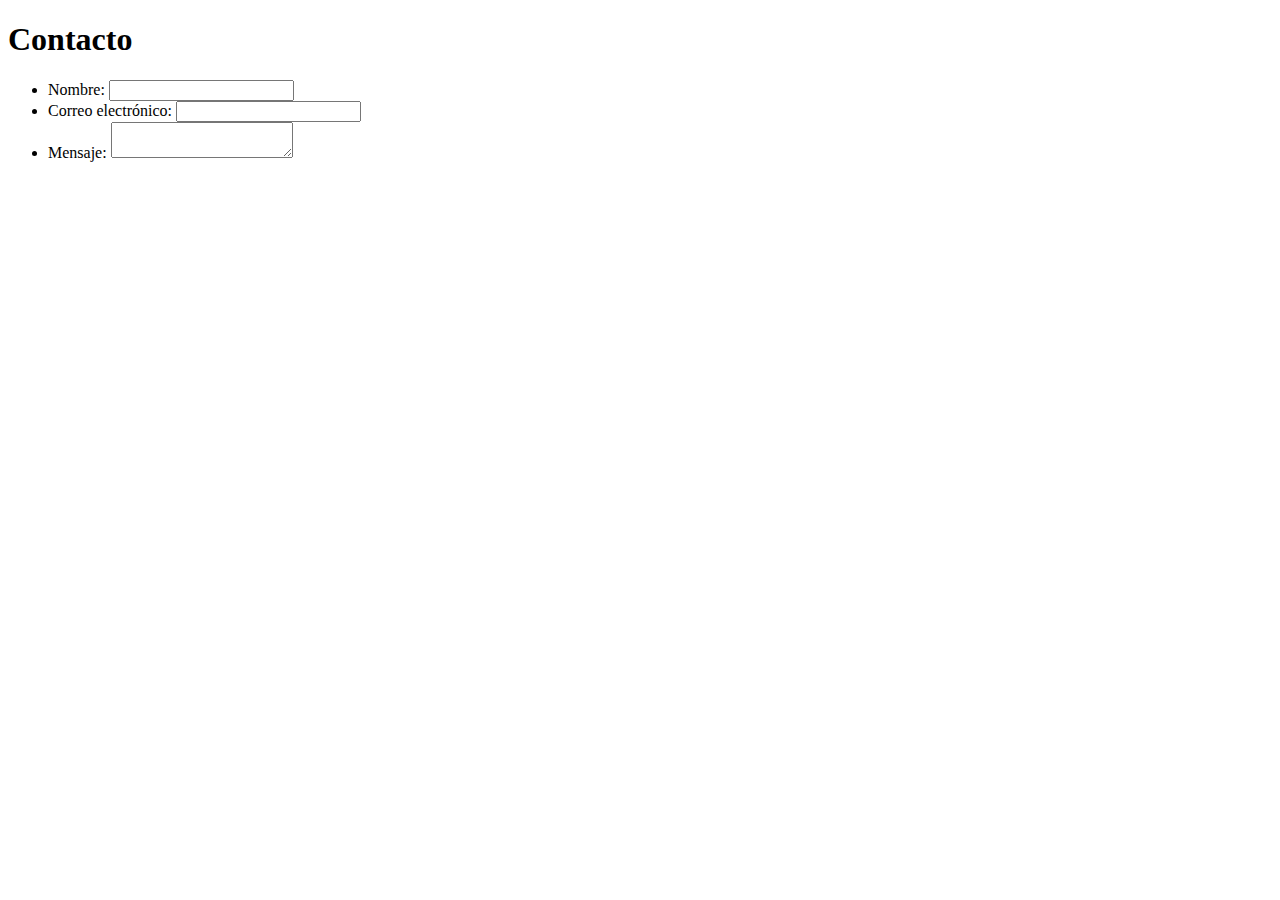
<file: contacto.html>
<!DOCTYPE html>
<html lang="en">
<head>
    <meta charset="UTF-8">
    <meta name="viewport" content="width=device-width, initial-scale=1.0">
    <title>Contacto</title>
</head>
<body>
    <div>
        <h1>Contacto</h1>
        <form action="/my-handling-form-page" method="post">
            <ul>
                <li>
                <label for="name">Nombre:</label>
                <input type="text" id="name" name="user_name" />
                </li>
                <li>
                <label for="mail">Correo electrónico:</label>
                <input type="email" id="mail" name="user_mail" />
                </li>
                <li>
                <label for="msg">Mensaje:</label>
                <textarea id="msg" name="user_message"></textarea>
                </li>
            </ul>
        </form>
    </div>
</body>
</html>
</file>
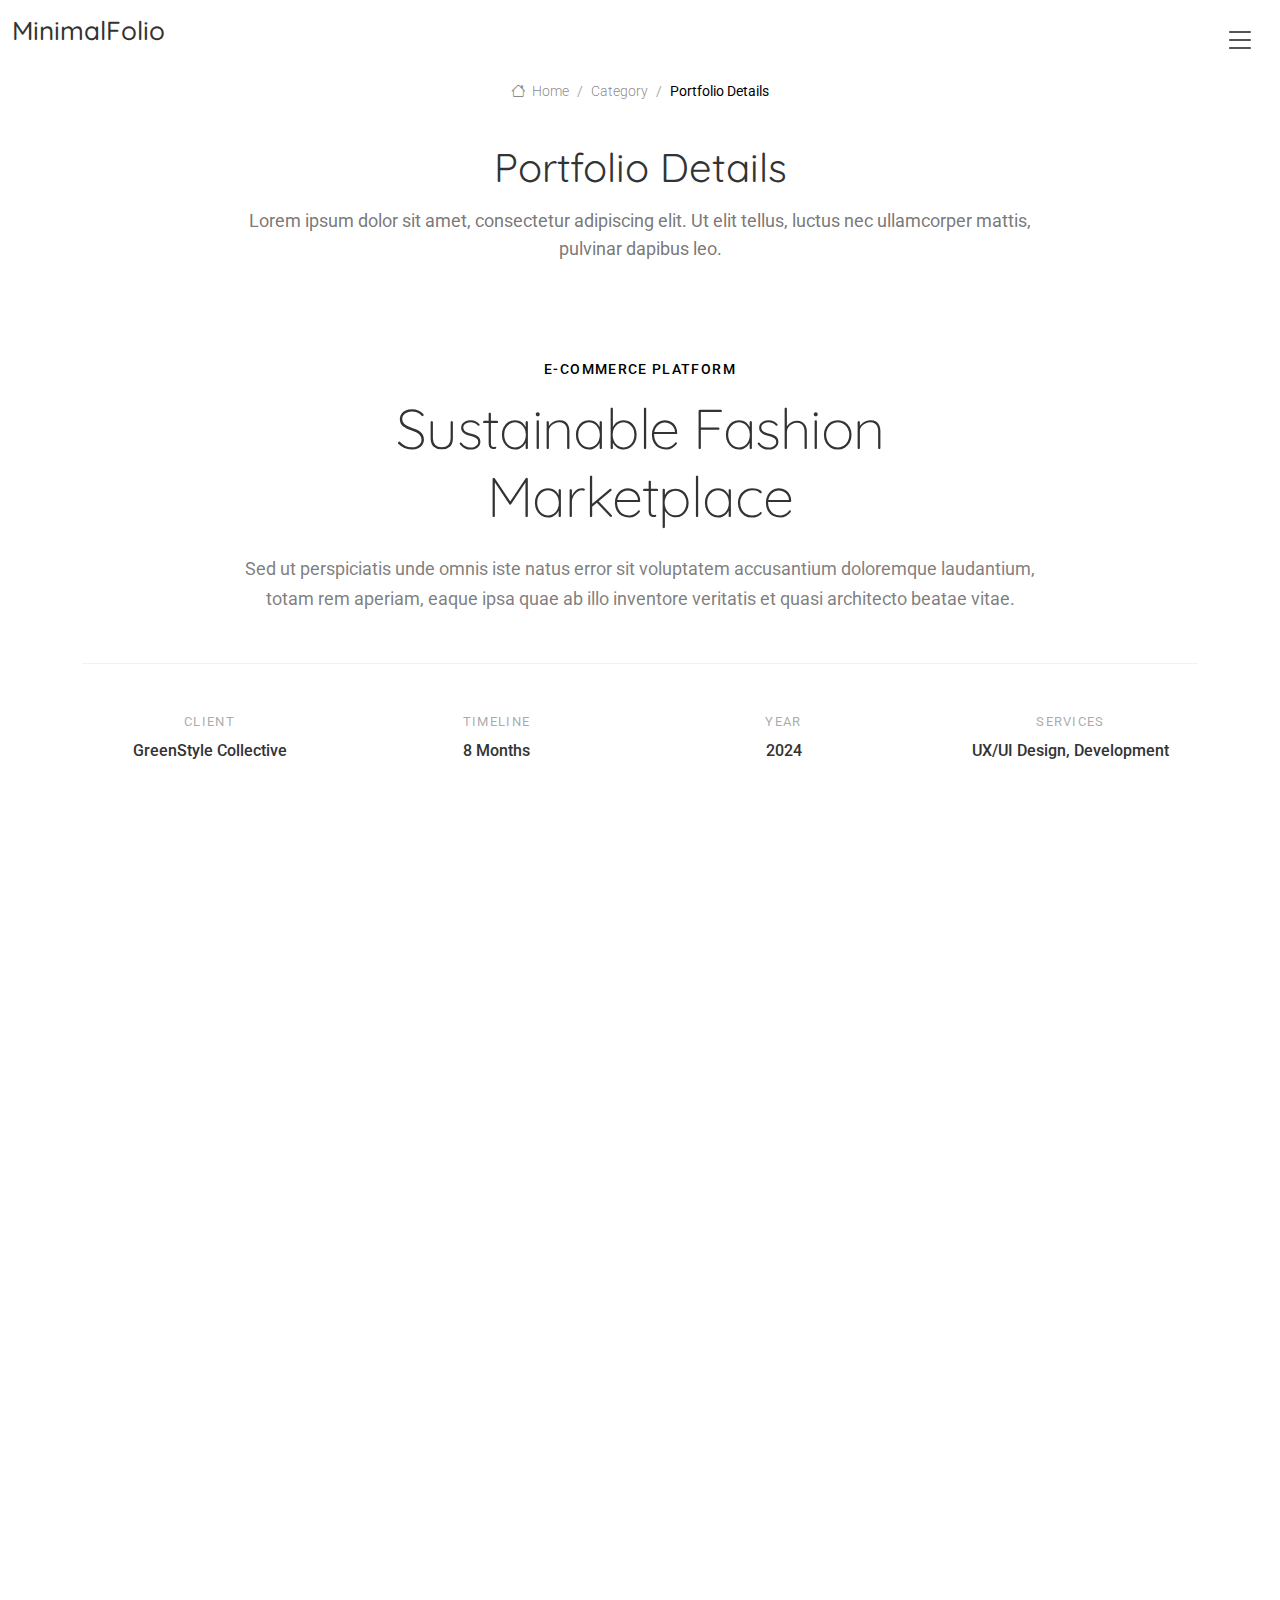
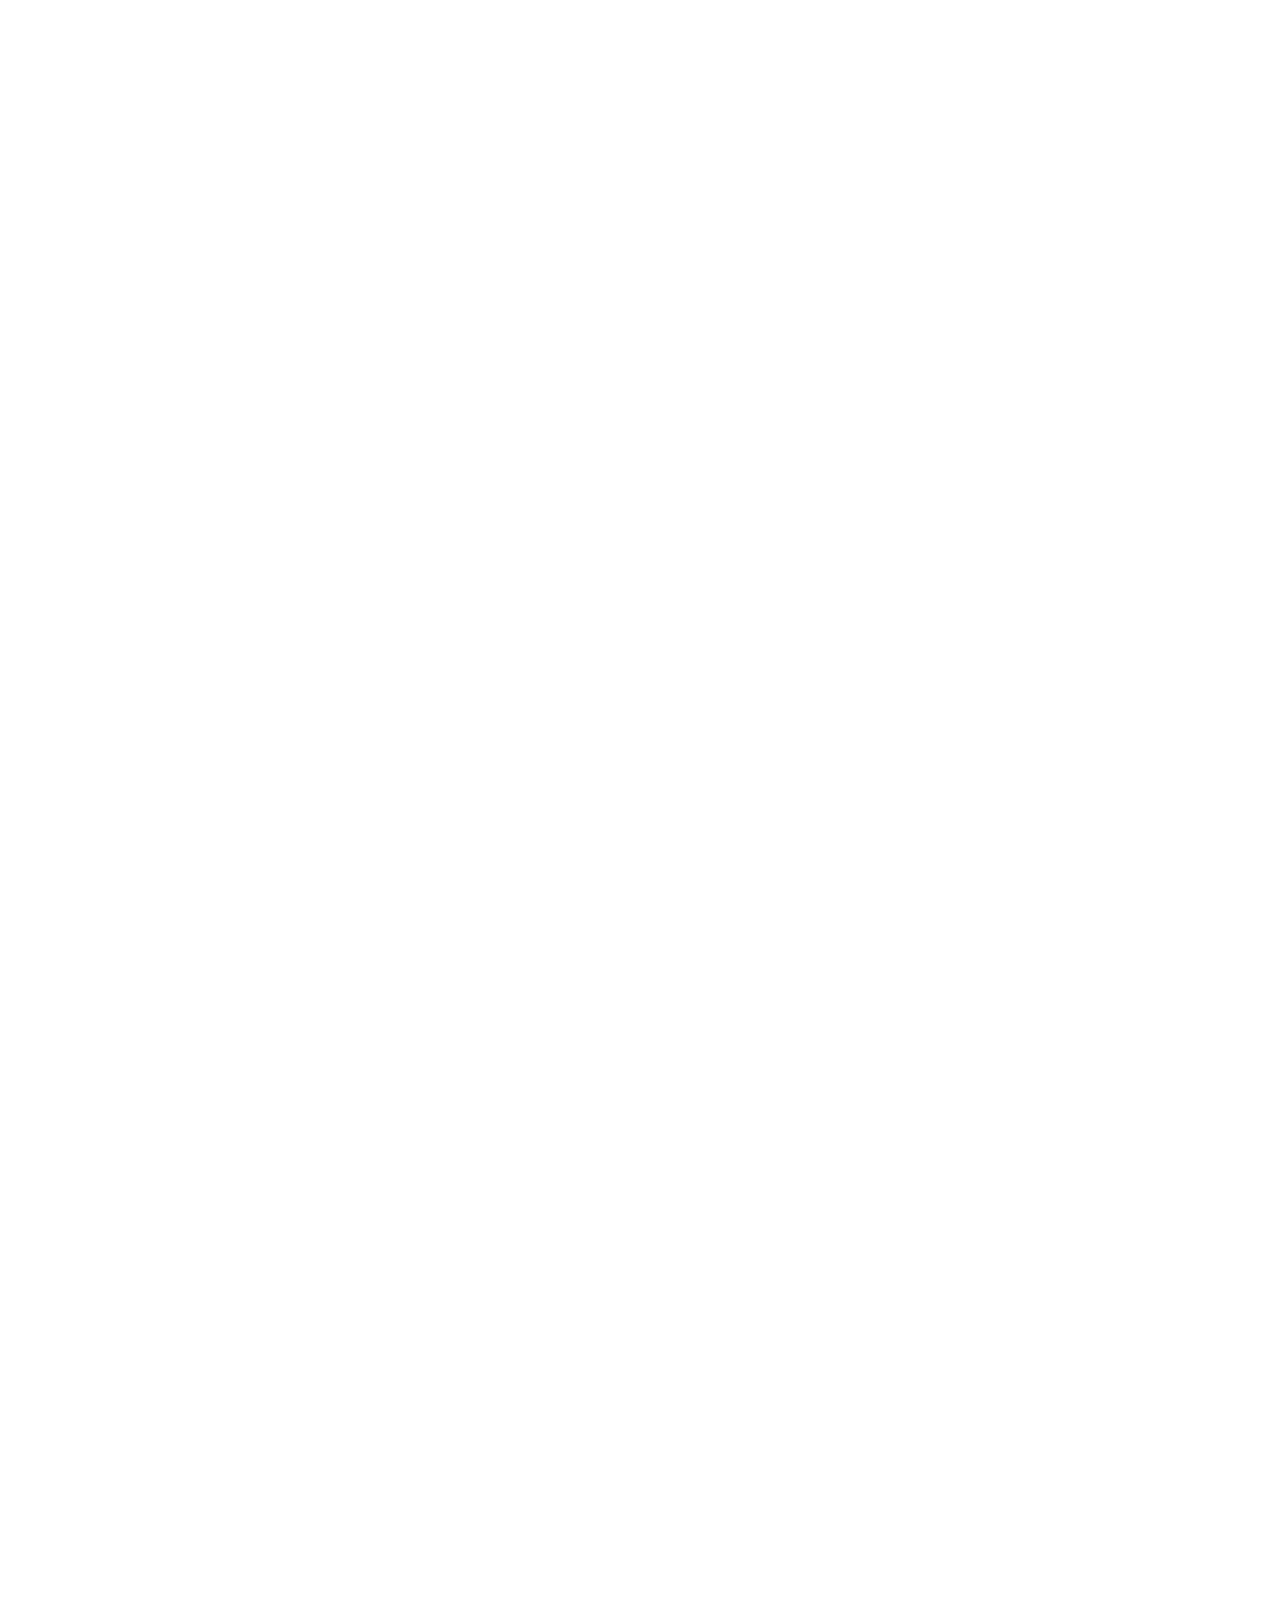
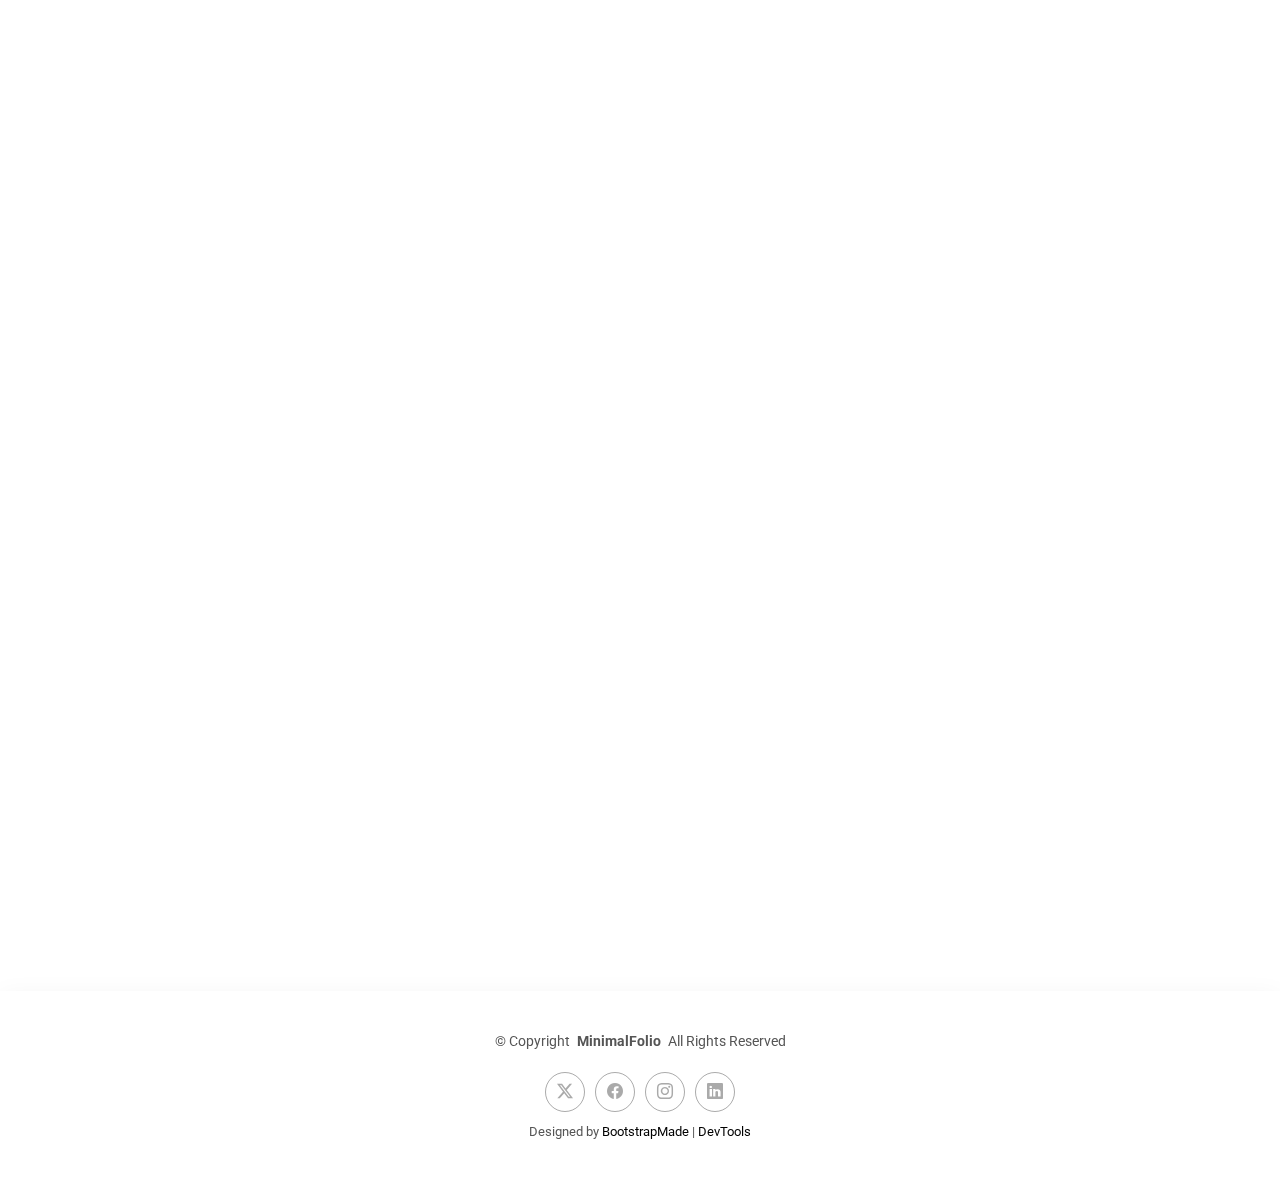
<file: portfolio-details.html>
<!DOCTYPE html>
<html lang="en">

<head>
  <meta charset="utf-8">
  <meta content="width=device-width, initial-scale=1.0" name="viewport">
  <title>Portfolio Details - MinimalFolio Bootstrap Template</title>
  <meta name="description" content="">
  <meta name="keywords" content="">

  <!-- Favicons -->
  <link href="assets/img/favicon.png" rel="icon">
  <link href="assets/img/apple-touch-icon.png" rel="apple-touch-icon">

  <!-- Fonts -->
  <link href="https://fonts.googleapis.com" rel="preconnect">
  <link href="https://fonts.gstatic.com" rel="preconnect" crossorigin>
  <link href="https://fonts.googleapis.com/css2?family=Roboto:ital,wght@0,100;0,300;0,400;0,500;0,700;0,900;1,100;1,300;1,400;1,500;1,700;1,900&family=Raleway:ital,wght@0,100;0,200;0,300;0,400;0,500;0,600;0,700;0,800;0,900;1,100;1,200;1,300;1,400;1,500;1,600;1,700;1,800;1,900&family=Quicksand:wght@300;400;500;600;700&display=swap" rel="stylesheet">

  <!-- Vendor CSS Files -->
  <link href="assets/vendor/bootstrap/css/bootstrap.min.css" rel="stylesheet">
  <link href="assets/vendor/bootstrap-icons/bootstrap-icons.css" rel="stylesheet">
  <link href="assets/vendor/aos/aos.css" rel="stylesheet">
  <link href="assets/vendor/glightbox/css/glightbox.min.css" rel="stylesheet">
  <link href="assets/vendor/swiper/swiper-bundle.min.css" rel="stylesheet">

  <!-- Main CSS File -->
  <link href="assets/css/main.css" rel="stylesheet">

  <!-- =======================================================
  * Template Name: MinimalFolio
  * Template URL: https://bootstrapmade.com/minimalfolio-bootstrap-portfolio-template/
  * Updated: Aug 05 2025 with Bootstrap v5.3.7
  * Author: BootstrapMade.com
  * License: https://bootstrapmade.com/license/
  ======================================================== -->
</head>

<body class="portfolio-details-page">

  <header id="header" class="header d-flex align-items-center position-relative">
    <div class="container-fluid position-relative d-flex align-items-center justify-content-between">

      <a href="index.html" class="logo d-flex align-items-center">
        <!-- Uncomment the line below if you also wish to use an image logo -->
        <!-- <img src="assets/img/logo.webp" alt=""> -->
        <h1 class="sitename">MinimalFolio</h1>
      </a>

      <nav id="navmenu" class="navmenu">
        <ul>
          <li><a href="#hero">Home</a></li>
          <li><a href="#about">About</a></li>
          <li><a href="#resume">Resume</a></li>
          <li><a href="#portfolio">Portfolio</a></li>
          <li><a href="#services">Services</a></li>
          <li class="dropdown"><a href="#"><span>Dropdown</span> <i class="bi bi-chevron-down toggle-dropdown"></i></a>
            <ul>
              <li><a href="#">Dropdown 1</a></li>
              <li class="dropdown"><a href="#"><span>Deep Dropdown</span> <i class="bi bi-chevron-down toggle-dropdown"></i></a>
                <ul>
                  <li><a href="#">Deep Dropdown 1</a></li>
                  <li><a href="#">Deep Dropdown 2</a></li>
                  <li><a href="#">Deep Dropdown 3</a></li>
                  <li><a href="#">Deep Dropdown 4</a></li>
                  <li><a href="#">Deep Dropdown 5</a></li>
                </ul>
              </li>
              <li><a href="#">Dropdown 2</a></li>
              <li><a href="#">Dropdown 3</a></li>
              <li><a href="#">Dropdown 4</a></li>
            </ul>
          </li>
          <li><a href="#contact">Contact</a></li>
        </ul>
        <i class="mobile-nav-toggle d-xl-none bi bi-list"></i>
      </nav>

    </div>
  </header>

  <main class="main">

    <!-- Page Title -->
    <div class="page-title">
      <div class="breadcrumbs">
        <nav aria-label="breadcrumb">
          <ol class="breadcrumb">
            <li class="breadcrumb-item"><a href="#"><i class="bi bi-house"></i> Home</a></li>
            <li class="breadcrumb-item"><a href="#">Category</a></li>
            <li class="breadcrumb-item active current">Portfolio Details</li>
          </ol>
        </nav>
      </div>

      <div class="title-wrapper">
        <h1>Portfolio Details</h1>
        <p>Lorem ipsum dolor sit amet, consectetur adipiscing elit. Ut elit tellus, luctus nec ullamcorper mattis, pulvinar dapibus leo.</p>
      </div>
    </div><!-- End Page Title -->

    <!-- Portfolio Details Section -->
    <section id="portfolio-details" class="portfolio-details section">

      <div class="container" data-aos="fade-up" data-aos-delay="100">

        <div class="project-hero">
          <div class="hero-content" data-aos="fade-up">
            <div class="project-category">E-Commerce Platform</div>
            <h1 class="project-title">Sustainable Fashion Marketplace</h1>
            <p class="project-subtitle">Sed ut perspiciatis unde omnis iste natus error sit voluptatem accusantium doloremque laudantium, totam rem aperiam, eaque ipsa quae ab illo inventore veritatis et quasi architecto beatae vitae.</p>
          </div>

          <div class="project-meta-grid" data-aos="fade-up" data-aos-delay="200">
            <div class="meta-column">
              <div class="meta-label">Client</div>
              <div class="meta-value">GreenStyle Collective</div>
            </div>
            <div class="meta-column">
              <div class="meta-label">Timeline</div>
              <div class="meta-value">8 Months</div>
            </div>
            <div class="meta-column">
              <div class="meta-label">Year</div>
              <div class="meta-value">2024</div>
            </div>
            <div class="meta-column">
              <div class="meta-label">Services</div>
              <div class="meta-value">UX/UI Design, Development</div>
            </div>
          </div>
        </div>

        <div class="visual-showcase" data-aos="zoom-in" data-aos-delay="100">
          <div class="main-visual">
            <div class="portfolio-details-slider swiper init-swiper">
              <script type="application/json" class="swiper-config">
                {
                  "loop": true,
                  "speed": 600,
                  "autoplay": {
                    "delay": 4000
                  },
                  "effect": "creative",
                  "creativeEffect": {
                    "prev": {
                      "shadow": false,
                      "translate": ["-120%", 0, -500]
                    },
                    "next": {
                      "shadow": false,
                      "translate": ["120%", 0, -500]
                    }
                  },
                  "slidesPerView": 1,
                  "navigation": {
                    "nextEl": ".swiper-button-next",
                    "prevEl": ".swiper-button-prev"
                  }
                }
              </script>
              <div class="swiper-wrapper">
                <div class="swiper-slide">
                  <img src="assets/img/portfolio/portfolio-5.webp" alt="Project showcase" class="img-fluid" loading="lazy">
                </div>
                <div class="swiper-slide">
                  <img src="assets/img/portfolio/portfolio-7.webp" alt="Project showcase" class="img-fluid" loading="lazy">
                </div>
                <div class="swiper-slide">
                  <img src="assets/img/portfolio/portfolio-8.webp" alt="Project showcase" class="img-fluid" loading="lazy">
                </div>
              </div>
              <div class="swiper-button-next"></div>
              <div class="swiper-button-prev"></div>
            </div>
          </div>
        </div>

        <div class="content-section">
          <div class="row">
            <div class="col-lg-8 offset-lg-2">
              <div class="project-overview" data-aos="fade-up">
                <h2>Project Overview</h2>
                <p class="overview-text">Nulla facilisi morbi tempus iaculis urna id volutpat lacus laoreet non curabitur gravida. Arcu cursus euismod quis viverra nibh cras pulvinar mattis nunc sed. Consectetur a erat nam at lectus urna duis convallis convallis tellus.</p>

                <div class="challenge-solution">
                  <div class="challenge-block" data-aos="fade-up" data-aos-delay="100">
                    <h3>The Challenge</h3>
                    <p>Mauris augue neque gravida in fermentum et sollicitudin ac orci phasellus. Elementum nisi quis eleifend quam adipiscing vitae proin sagittis nisl. Scelerisque mauris pellentesque pulvinar pellentesque habitant morbi tristique senectus et.</p>
                  </div>

                  <div class="solution-block" data-aos="fade-up" data-aos-delay="200">
                    <h3>Our Approach</h3>
                    <p>Ultrices eros in cursus turpis massa tincidunt dui ut ornare. Diam vulputate ut pharetra sit amet aliquam id diam. Ut sem nulla pharetra diam sit amet nisl suscipit adipiscing.</p>
                  </div>
                </div>
              </div>
            </div>
          </div>
        </div>

        <div class="metrics-showcase" data-aos="fade-up" data-aos-delay="100">
          <div class="row align-items-center">
            <div class="col-lg-6">
              <div class="metrics-content">
                <h3>Impact &amp; Results</h3>
                <p>Consectetur adipiscing elit pellentesque habitant morbi tristique senectus et netus et malesuada fames ac turpis egestas sed tempus.</p>
              </div>
            </div>
            <div class="col-lg-6">
              <div class="metrics-grid">
                <div class="metric-item" data-aos="fade-up" data-aos-delay="200">
                  <div class="metric-number">250%</div>
                  <div class="metric-label">Increase in conversions</div>
                </div>
                <div class="metric-item" data-aos="fade-up" data-aos-delay="250">
                  <div class="metric-number">45k</div>
                  <div class="metric-label">Monthly active users</div>
                </div>
                <div class="metric-item" data-aos="fade-up" data-aos-delay="300">
                  <div class="metric-number">4.9</div>
                  <div class="metric-label">User satisfaction score</div>
                </div>
                <div class="metric-item" data-aos="fade-up" data-aos-delay="350">
                  <div class="metric-number">68%</div>
                  <div class="metric-label">Reduced bounce rate</div>
                </div>
              </div>
            </div>
          </div>
        </div>

        <div class="technology-stack" data-aos="fade-up" data-aos-delay="100">
          <div class="row">
            <div class="col-lg-3">
              <h3>Technology Stack</h3>
            </div>
            <div class="col-lg-9">
              <div class="tech-categories">
                <div class="tech-category" data-aos="fade-up" data-aos-delay="150">
                  <div class="category-title">Frontend</div>
                  <div class="tech-list">
                    <span class="tech-item">React</span>
                    <span class="tech-item">TypeScript</span>
                    <span class="tech-item">Styled Components</span>
                  </div>
                </div>
                <div class="tech-category" data-aos="fade-up" data-aos-delay="200">
                  <div class="category-title">Backend</div>
                  <div class="tech-list">
                    <span class="tech-item">Node.js</span>
                    <span class="tech-item">PostgreSQL</span>
                    <span class="tech-item">GraphQL</span>
                  </div>
                </div>
                <div class="tech-category" data-aos="fade-up" data-aos-delay="250">
                  <div class="category-title">Infrastructure</div>
                  <div class="tech-list">
                    <span class="tech-item">AWS</span>
                    <span class="tech-item">Docker</span>
                    <span class="tech-item">Kubernetes</span>
                  </div>
                </div>
              </div>
            </div>
          </div>
        </div>

        <div class="process-gallery" data-aos="fade-up" data-aos-delay="100">
          <h3>Design Process</h3>
          <div class="gallery-masonry">
            <div class="gallery-item large" data-aos="fade-up" data-aos-delay="150">
              <img src="assets/img/portfolio/portfolio-11.webp" alt="Design process" class="img-fluid glightbox" loading="lazy">
              <div class="gallery-caption">User Research &amp; Personas</div>
            </div>
            <div class="gallery-item" data-aos="fade-up" data-aos-delay="200">
              <img src="assets/img/portfolio/portfolio-12.webp" alt="Design process" class="img-fluid glightbox" loading="lazy">
              <div class="gallery-caption">Wireframes</div>
            </div>
            <div class="gallery-item" data-aos="fade-up" data-aos-delay="250">
              <img src="assets/img/portfolio/portfolio-3.webp" alt="Design process" class="img-fluid glightbox" loading="lazy">
              <div class="gallery-caption">Prototypes</div>
            </div>
            <div class="gallery-item" data-aos="fade-up" data-aos-delay="300">
              <img src="assets/img/portfolio/portfolio-4.webp" alt="Design process" class="img-fluid glightbox" loading="lazy">
              <div class="gallery-caption">Final Design</div>
            </div>
          </div>
        </div>

        <div class="key-features-section" data-aos="fade-up" data-aos-delay="100">
          <div class="row">
            <div class="col-lg-4">
              <div class="features-intro">
                <h3>Key Features</h3>
                <p>Ut enim ad minim veniam quis nostrud exercitation ullamco laboris nisi ut aliquip ex ea commodo consequat.</p>
              </div>
            </div>
            <div class="col-lg-8">
              <div class="features-list">
                <div class="feature-row" data-aos="fade-up" data-aos-delay="150">
                  <div class="feature-icon">
                    <i class="bi bi-search"></i>
                  </div>
                  <div class="feature-content">
                    <h4>Advanced Search Filters</h4>
                    <p>Duis aute irure dolor in reprehenderit in voluptate velit esse cillum dolore eu fugiat nulla pariatur.</p>
                  </div>
                </div>
                <div class="feature-row" data-aos="fade-up" data-aos-delay="200">
                  <div class="feature-icon">
                    <i class="bi bi-heart"></i>
                  </div>
                  <div class="feature-content">
                    <h4>Sustainability Scoring</h4>
                    <p>Excepteur sint occaecat cupidatat non proident sunt in culpa qui officia deserunt mollit anim.</p>
                  </div>
                </div>
                <div class="feature-row" data-aos="fade-up" data-aos-delay="250">
                  <div class="feature-icon">
                    <i class="bi bi-people"></i>
                  </div>
                  <div class="feature-content">
                    <h4>Community Reviews</h4>
                    <p>Sed ut perspiciatis unde omnis iste natus error sit voluptatem accusantium doloremque laudantium.</p>
                  </div>
                </div>
              </div>
            </div>
          </div>
        </div>

        <div class="project-footer" data-aos="fade-up" data-aos-delay="200">
          <div class="footer-navigation">
            <a href="#" class="nav-link prev-project">
              <span class="nav-direction">Previous</span>
              <span class="nav-title">Digital Banking App</span>
            </a>
            <a href="#" class="nav-link all-projects">
              <i class="bi bi-grid-3x3-gap"></i>
              <span>All Projects</span>
            </a>
            <a href="#" class="nav-link next-project">
              <span class="nav-direction">Next</span>
              <span class="nav-title">Healthcare Dashboard</span>
            </a>
          </div>
        </div>

      </div>

    </section><!-- /Portfolio Details Section -->

  </main>

  <footer id="footer" class="footer">

    <div class="container">
      <div class="copyright text-center ">
        <p>© <span>Copyright</span> <strong class="px-1 sitename">MinimalFolio</strong> <span>All Rights Reserved</span></p>
      </div>
      <div class="social-links d-flex justify-content-center">
        <a href=""><i class="bi bi-twitter-x"></i></a>
        <a href=""><i class="bi bi-facebook"></i></a>
        <a href=""><i class="bi bi-instagram"></i></a>
        <a href=""><i class="bi bi-linkedin"></i></a>
      </div>
      <div class="credits">
        <!-- All the links in the footer should remain intact. -->
        <!-- You can delete the links only if you've purchased the pro version. -->
        <!-- Licensing information: https://bootstrapmade.com/license/ -->
        <!-- Purchase the pro version with working PHP/AJAX contact form: [buy-url] -->
        Designed by <a href="https://bootstrapmade.com/">BootstrapMade</a> | <a href="https://bootstrapmade.com/tools/">DevTools</a>
      </div>
    </div>

  </footer>

  <!-- Scroll Top -->
  <a href="#" id="scroll-top" class="scroll-top d-flex align-items-center justify-content-center"><i class="bi bi-arrow-up-short"></i></a>

  <!-- Preloader -->
  <div id="preloader">
    <div></div>
    <div></div>
    <div></div>
    <div></div>
  </div>

  <!-- Vendor JS Files -->
  <script src="assets/vendor/bootstrap/js/bootstrap.bundle.min.js"></script>
  <script src="assets/vendor/php-email-form/validate.js"></script>
  <script src="assets/vendor/aos/aos.js"></script>
  <script src="assets/vendor/typed.js/typed.umd.js"></script>
  <script src="assets/vendor/waypoints/noframework.waypoints.js"></script>
  <script src="assets/vendor/imagesloaded/imagesloaded.pkgd.min.js"></script>
  <script src="assets/vendor/isotope-layout/isotope.pkgd.min.js"></script>
  <script src="assets/vendor/glightbox/js/glightbox.min.js"></script>
  <script src="assets/vendor/swiper/swiper-bundle.min.js"></script>

  <!-- Main JS File -->
  <script src="assets/js/main.js"></script>

</body>

</html>
</file>
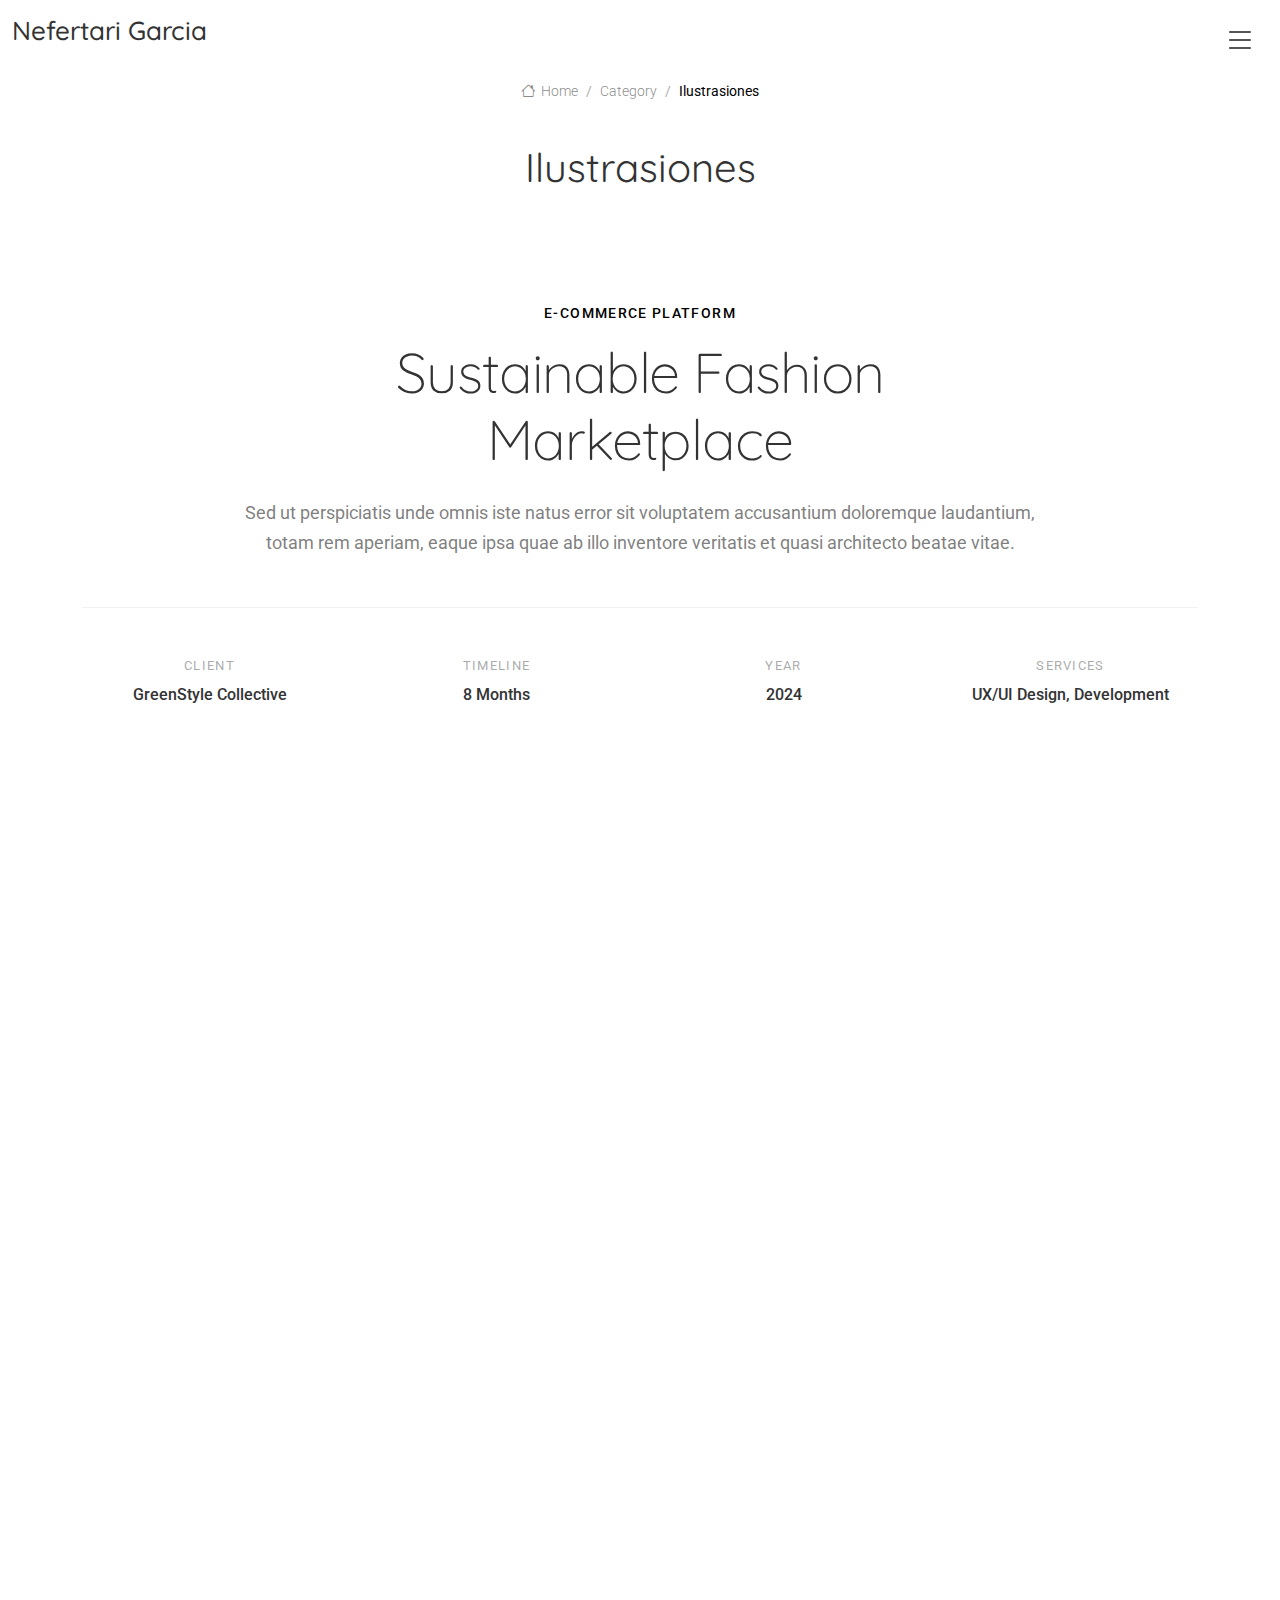
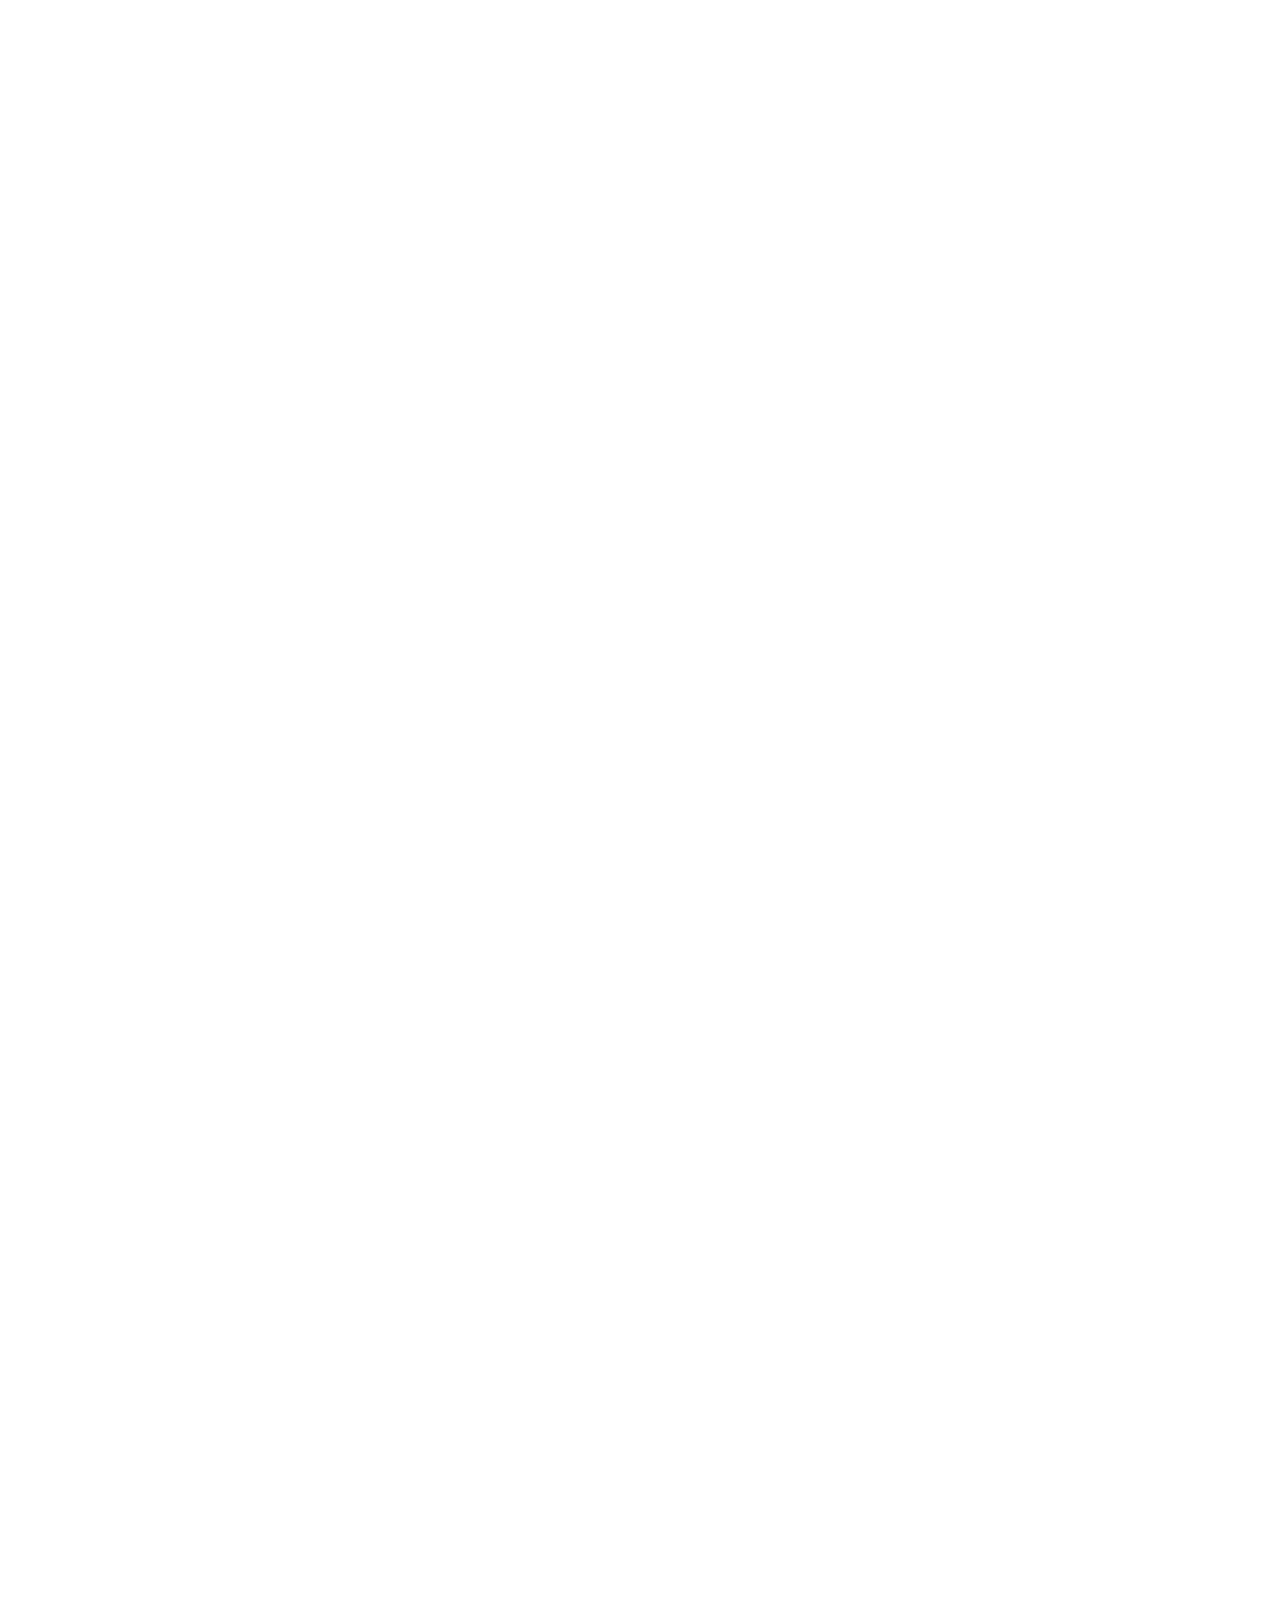
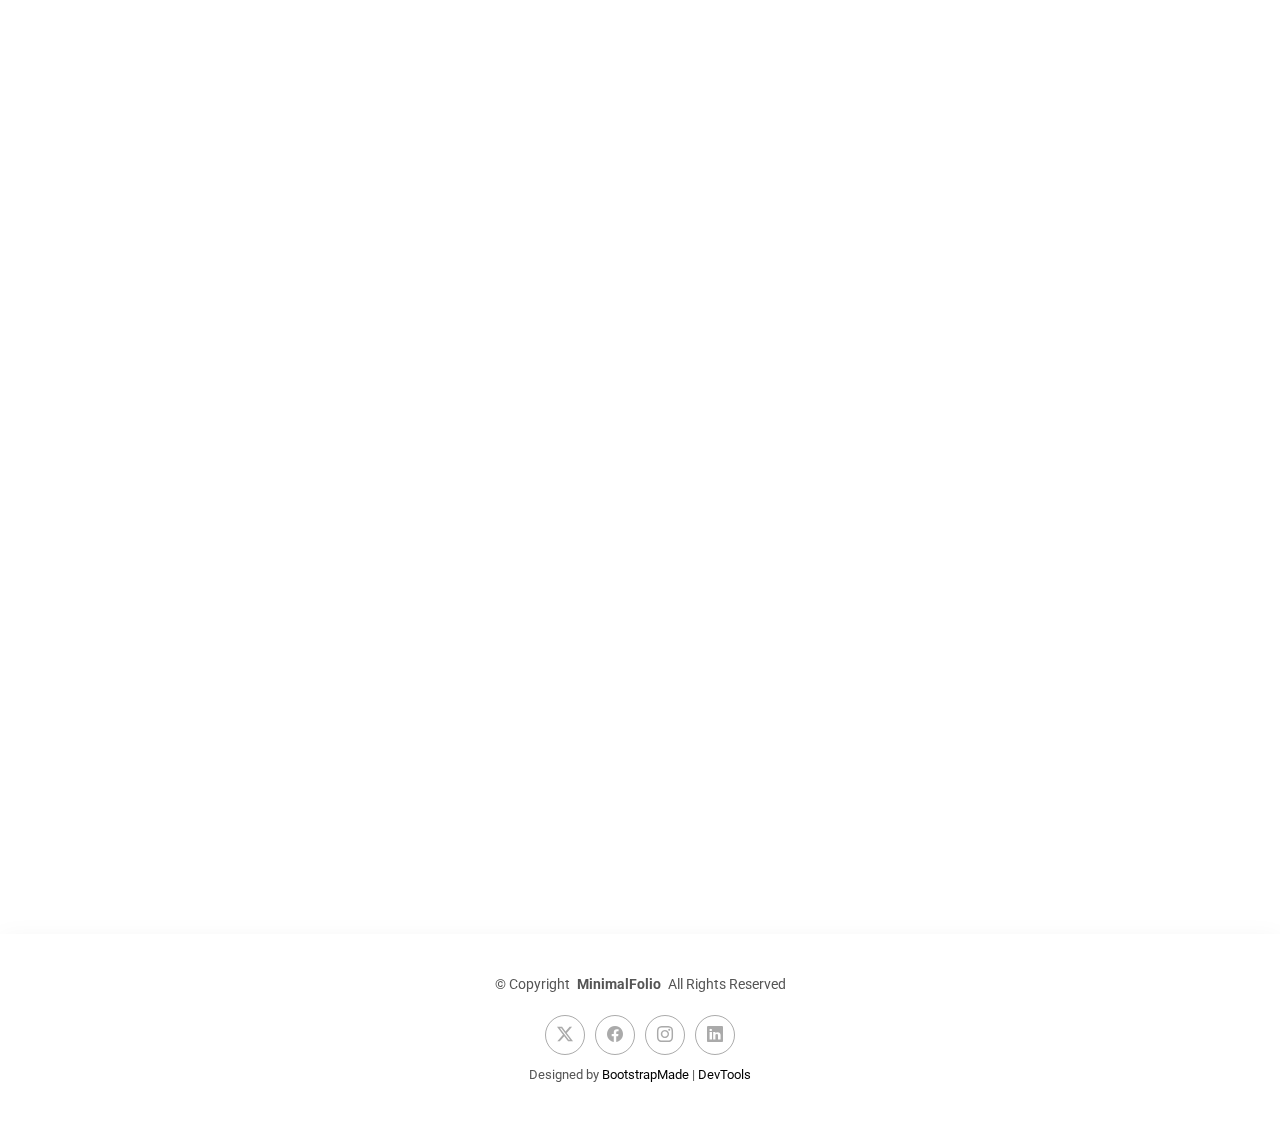
<file: portfolio-ilustraciones.html>
<!DOCTYPE html>
<html lang="en">

<head>
  <meta charset="utf-8">
  <meta content="width=device-width, initial-scale=1.0" name="viewport">
  <title>Portfolio Ilustrasiones</title>
  <meta name="description" content="">
  <meta name="keywords" content="">

  <!-- Favicons -->
  <link href="assets/img/logo_neff.png" rel="icon">
  <link href="assets/img/apple-touch-icon.png" rel="apple-touch-icon">

  <!-- Fonts -->
  <link href="https://fonts.googleapis.com" rel="preconnect">
  <link href="https://fonts.gstatic.com" rel="preconnect" crossorigin>
  <link href="https://fonts.googleapis.com/css2?family=Roboto:ital,wght@0,100;0,300;0,400;0,500;0,700;0,900;1,100;1,300;1,400;1,500;1,700;1,900&family=Raleway:ital,wght@0,100;0,200;0,300;0,400;0,500;0,600;0,700;0,800;0,900;1,100;1,200;1,300;1,400;1,500;1,600;1,700;1,800;1,900&family=Quicksand:wght@300;400;500;600;700&display=swap" rel="stylesheet">

  <!-- Vendor CSS Files -->
  <link href="assets/vendor/bootstrap/css/bootstrap.min.css" rel="stylesheet">
  <link href="assets/vendor/bootstrap-icons/bootstrap-icons.css" rel="stylesheet">
  <link href="assets/vendor/aos/aos.css" rel="stylesheet">
  <link href="assets/vendor/glightbox/css/glightbox.min.css" rel="stylesheet">
  <link href="assets/vendor/swiper/swiper-bundle.min.css" rel="stylesheet">

  <!-- Main CSS File -->
  <link href="assets/css/main.css" rel="stylesheet">

  <!-- =======================================================
  * Template Name: MinimalFolio
  * Template URL: https://bootstrapmade.com/minimalfolio-bootstrap-portfolio-template/
  * Updated: Aug 05 2025 with Bootstrap v5.3.7
  * Author: BootstrapMade.com
  * License: https://bootstrapmade.com/license/
  ======================================================== -->
</head>

<body class="portfolio-details-page">

  <header id="header" class="header d-flex align-items-center position-relative">
    <div class="container-fluid position-relative d-flex align-items-center justify-content-between">

      <a href="index.html" class="logo d-flex align-items-center">
        <!-- Uncomment the line below if you also wish to use an image logo -->
        <!-- <img src="assets/img/logo.webp" alt=""> -->
        <h1 class="sitename">Nefertari Garcia</h1>
      </a>

      <nav id="navmenu" class="navmenu">
        <ul>
          <li><a href="#hero">Home</a></li>
          <li><a href="#about">About</a></li>
          <li><a href="#resume">Resume</a></li>
          <li><a href="#portfolio">Portfolio</a></li>
          <li><a href="#services">Services</a></li>
          <li class="dropdown"><a href="#"><span>Dropdown</span> <i class="bi bi-chevron-down toggle-dropdown"></i></a>
            <ul>
              <li><a href="#">Dropdown 1</a></li>
              <li class="dropdown"><a href="#"><span>Deep Dropdown</span> <i class="bi bi-chevron-down toggle-dropdown"></i></a>
                <ul>
                  <li><a href="#">Deep Dropdown 1</a></li>
                  <li><a href="#">Deep Dropdown 2</a></li>
                  <li><a href="#">Deep Dropdown 3</a></li>
                  <li><a href="#">Deep Dropdown 4</a></li>
                  <li><a href="#">Deep Dropdown 5</a></li>
                </ul>
              </li>
              <li><a href="#">Dropdown 2</a></li>
              <li><a href="#">Dropdown 3</a></li>
              <li><a href="#">Dropdown 4</a></li>
            </ul>
          </li>
          <li><a href="#contact">Contact</a></li>
        </ul>
        <i class="mobile-nav-toggle d-xl-none bi bi-list"></i>
      </nav>

    </div>
  </header>

  <main class="main">

    <!-- Page Title -->
    <div class="page-title">
      <div class="breadcrumbs">
        <nav aria-label="breadcrumb">
          <ol class="breadcrumb">
            <li class="breadcrumb-item"><a href="#"><i class="bi bi-house"></i> Home</a></li>
            <li class="breadcrumb-item"><a href="#">Category</a></li>
            <li class="breadcrumb-item active current">Ilustrasiones</li>
          </ol>
        </nav>
      </div>

      <div class="title-wrapper">
        <h1>Ilustrasiones</h1>
      </div>
    </div><!-- End Page Title -->

    <!-- Portfolio Details Section -->
    <section id="portfolio-details" class="portfolio-details section">

      <div class="container" data-aos="fade-up" data-aos-delay="100">

        <div class="project-hero">
          <div class="hero-content" data-aos="fade-up">
            <div class="project-category">E-Commerce Platform</div>
            <h1 class="project-title">Sustainable Fashion Marketplace</h1>
            <p class="project-subtitle">Sed ut perspiciatis unde omnis iste natus error sit voluptatem accusantium doloremque laudantium, totam rem aperiam, eaque ipsa quae ab illo inventore veritatis et quasi architecto beatae vitae.</p>
          </div>

          <div class="project-meta-grid" data-aos="fade-up" data-aos-delay="200">
            <div class="meta-column">
              <div class="meta-label">Client</div>
              <div class="meta-value">GreenStyle Collective</div>
            </div>
            <div class="meta-column">
              <div class="meta-label">Timeline</div>
              <div class="meta-value">8 Months</div>
            </div>
            <div class="meta-column">
              <div class="meta-label">Year</div>
              <div class="meta-value">2024</div>
            </div>
            <div class="meta-column">
              <div class="meta-label">Services</div>
              <div class="meta-value">UX/UI Design, Development</div>
            </div>
          </div>
        </div>

        <div class="visual-showcase" data-aos="zoom-in" data-aos-delay="100">
          <div class="main-visual">
            <div class="portfolio-details-slider swiper init-swiper">
              <script type="application/json" class="swiper-config">
                {
                  "loop": true,
                  "speed": 600,
                  "autoplay": {
                    "delay": 4000
                  },
                  "effect": "creative",
                  "creativeEffect": {
                    "prev": {
                      "shadow": false,
                      "translate": ["-120%", 0, -500]
                    },
                    "next": {
                      "shadow": false,
                      "translate": ["120%", 0, -500]
                    }
                  },
                  "slidesPerView": 1,
                  "navigation": {
                    "nextEl": ".swiper-button-next",
                    "prevEl": ".swiper-button-prev"
                  }
                }
              </script>
              <div class="swiper-wrapper">
                <div class="swiper-slide">
                  <img src="assets/img/portfolio/portfolio-5.webp" alt="Project showcase" class="img-fluid" loading="lazy">
                </div>
                <div class="swiper-slide">
                  <img src="assets/img/portfolio/portfolio-7.webp" alt="Project showcase" class="img-fluid" loading="lazy">
                </div>
                <div class="swiper-slide">
                  <img src="assets/img/portfolio/portfolio-8.webp" alt="Project showcase" class="img-fluid" loading="lazy">
                </div>
              </div>
              <div class="swiper-button-next"></div>
              <div class="swiper-button-prev"></div>
            </div>
          </div>
        </div>

        <div class="content-section">
          <div class="row">
            <div class="col-lg-8 offset-lg-2">
              <div class="project-overview" data-aos="fade-up">
                <h2>Project Overview</h2>
                <p class="overview-text">Nulla facilisi morbi tempus iaculis urna id volutpat lacus laoreet non curabitur gravida. Arcu cursus euismod quis viverra nibh cras pulvinar mattis nunc sed. Consectetur a erat nam at lectus urna duis convallis convallis tellus.</p>

                <div class="challenge-solution">
                  <div class="challenge-block" data-aos="fade-up" data-aos-delay="100">
                    <h3>The Challenge</h3>
                    <p>Mauris augue neque gravida in fermentum et sollicitudin ac orci phasellus. Elementum nisi quis eleifend quam adipiscing vitae proin sagittis nisl. Scelerisque mauris pellentesque pulvinar pellentesque habitant morbi tristique senectus et.</p>
                  </div>

                  <div class="solution-block" data-aos="fade-up" data-aos-delay="200">
                    <h3>Our Approach</h3>
                    <p>Ultrices eros in cursus turpis massa tincidunt dui ut ornare. Diam vulputate ut pharetra sit amet aliquam id diam. Ut sem nulla pharetra diam sit amet nisl suscipit adipiscing.</p>
                  </div>
                </div>
              </div>
            </div>
          </div>
        </div>

        <div class="metrics-showcase" data-aos="fade-up" data-aos-delay="100">
          <div class="row align-items-center">
            <div class="col-lg-6">
              <div class="metrics-content">
                <h3>Impact &amp; Results</h3>
                <p>Consectetur adipiscing elit pellentesque habitant morbi tristique senectus et netus et malesuada fames ac turpis egestas sed tempus.</p>
              </div>
            </div>
            <div class="col-lg-6">
              <div class="metrics-grid">
                <div class="metric-item" data-aos="fade-up" data-aos-delay="200">
                  <div class="metric-number">250%</div>
                  <div class="metric-label">Increase in conversions</div>
                </div>
                <div class="metric-item" data-aos="fade-up" data-aos-delay="250">
                  <div class="metric-number">45k</div>
                  <div class="metric-label">Monthly active users</div>
                </div>
                <div class="metric-item" data-aos="fade-up" data-aos-delay="300">
                  <div class="metric-number">4.9</div>
                  <div class="metric-label">User satisfaction score</div>
                </div>
                <div class="metric-item" data-aos="fade-up" data-aos-delay="350">
                  <div class="metric-number">68%</div>
                  <div class="metric-label">Reduced bounce rate</div>
                </div>
              </div>
            </div>
          </div>
        </div>

        <div class="technology-stack" data-aos="fade-up" data-aos-delay="100">
          <div class="row">
            <div class="col-lg-3">
              <h3>Technology Stack</h3>
            </div>
            <div class="col-lg-9">
              <div class="tech-categories">
                <div class="tech-category" data-aos="fade-up" data-aos-delay="150">
                  <div class="category-title">Frontend</div>
                  <div class="tech-list">
                    <span class="tech-item">React</span>
                    <span class="tech-item">TypeScript</span>
                    <span class="tech-item">Styled Components</span>
                  </div>
                </div>
                <div class="tech-category" data-aos="fade-up" data-aos-delay="200">
                  <div class="category-title">Backend</div>
                  <div class="tech-list">
                    <span class="tech-item">Node.js</span>
                    <span class="tech-item">PostgreSQL</span>
                    <span class="tech-item">GraphQL</span>
                  </div>
                </div>
                <div class="tech-category" data-aos="fade-up" data-aos-delay="250">
                  <div class="category-title">Infrastructure</div>
                  <div class="tech-list">
                    <span class="tech-item">AWS</span>
                    <span class="tech-item">Docker</span>
                    <span class="tech-item">Kubernetes</span>
                  </div>
                </div>
              </div>
            </div>
          </div>
        </div>

        <div class="process-gallery" data-aos="fade-up" data-aos-delay="100">
          <h3>Design Process</h3>
          <div class="gallery-masonry">
            <div class="gallery-item large" data-aos="fade-up" data-aos-delay="150">
              <img src="assets/img/portfolio/portfolio-11.webp" alt="Design process" class="img-fluid glightbox" loading="lazy">
              <div class="gallery-caption">User Research &amp; Personas</div>
            </div>
            <div class="gallery-item" data-aos="fade-up" data-aos-delay="200">
              <img src="assets/img/portfolio/portfolio-12.webp" alt="Design process" class="img-fluid glightbox" loading="lazy">
              <div class="gallery-caption">Wireframes</div>
            </div>
            <div class="gallery-item" data-aos="fade-up" data-aos-delay="250">
              <img src="assets/img/portfolio/portfolio-3.webp" alt="Design process" class="img-fluid glightbox" loading="lazy">
              <div class="gallery-caption">Prototypes</div>
            </div>
            <div class="gallery-item" data-aos="fade-up" data-aos-delay="300">
              <img src="assets/img/portfolio/portfolio-4.webp" alt="Design process" class="img-fluid glightbox" loading="lazy">
              <div class="gallery-caption">Final Design</div>
            </div>
          </div>
        </div>

        <div class="key-features-section" data-aos="fade-up" data-aos-delay="100">
          <div class="row">
            <div class="col-lg-4">
              <div class="features-intro">
                <h3>Key Features</h3>
                <p>Ut enim ad minim veniam quis nostrud exercitation ullamco laboris nisi ut aliquip ex ea commodo consequat.</p>
              </div>
            </div>
            <div class="col-lg-8">
              <div class="features-list">
                <div class="feature-row" data-aos="fade-up" data-aos-delay="150">
                  <div class="feature-icon">
                    <i class="bi bi-search"></i>
                  </div>
                  <div class="feature-content">
                    <h4>Advanced Search Filters</h4>
                    <p>Duis aute irure dolor in reprehenderit in voluptate velit esse cillum dolore eu fugiat nulla pariatur.</p>
                  </div>
                </div>
                <div class="feature-row" data-aos="fade-up" data-aos-delay="200">
                  <div class="feature-icon">
                    <i class="bi bi-heart"></i>
                  </div>
                  <div class="feature-content">
                    <h4>Sustainability Scoring</h4>
                    <p>Excepteur sint occaecat cupidatat non proident sunt in culpa qui officia deserunt mollit anim.</p>
                  </div>
                </div>
                <div class="feature-row" data-aos="fade-up" data-aos-delay="250">
                  <div class="feature-icon">
                    <i class="bi bi-people"></i>
                  </div>
                  <div class="feature-content">
                    <h4>Community Reviews</h4>
                    <p>Sed ut perspiciatis unde omnis iste natus error sit voluptatem accusantium doloremque laudantium.</p>
                  </div>
                </div>
              </div>
            </div>
          </div>
        </div>

        <div class="project-footer" data-aos="fade-up" data-aos-delay="200">
          <div class="footer-navigation">
            <a href="#" class="nav-link prev-project">
              <span class="nav-direction">Previous</span>
              <span class="nav-title">Digital Banking App</span>
            </a>
            <a href="#" class="nav-link all-projects">
              <i class="bi bi-grid-3x3-gap"></i>
              <span>All Projects</span>
            </a>
            <a href="#" class="nav-link next-project">
              <span class="nav-direction">Next</span>
              <span class="nav-title">Healthcare Dashboard</span>
            </a>
          </div>
        </div>

      </div>

    </section><!-- /Portfolio Details Section -->

  </main>

  <footer id="footer" class="footer">

    <div class="container">
      <div class="copyright text-center ">
        <p>© <span>Copyright</span> <strong class="px-1 sitename">MinimalFolio</strong> <span>All Rights Reserved</span></p>
      </div>
      <div class="social-links d-flex justify-content-center">
        <a href=""><i class="bi bi-twitter-x"></i></a>
        <a href=""><i class="bi bi-facebook"></i></a>
        <a href=""><i class="bi bi-instagram"></i></a>
        <a href=""><i class="bi bi-linkedin"></i></a>
      </div>
      <div class="credits">
        <!-- All the links in the footer should remain intact. -->
        <!-- You can delete the links only if you've purchased the pro version. -->
        <!-- Licensing information: https://bootstrapmade.com/license/ -->
        <!-- Purchase the pro version with working PHP/AJAX contact form: [buy-url] -->
        Designed by <a href="https://bootstrapmade.com/">BootstrapMade</a> | <a href="https://bootstrapmade.com/tools/">DevTools</a>
      </div>
    </div>

  </footer>

  <!-- Scroll Top -->
  <a href="#" id="scroll-top" class="scroll-top d-flex align-items-center justify-content-center"><i class="bi bi-arrow-up-short"></i></a>

  <!-- Preloader -->
  <div id="preloader">
    <div></div>
    <div></div>
    <div></div>
    <div></div>
  </div>

  <!-- Vendor JS Files -->
  <script src="assets/vendor/bootstrap/js/bootstrap.bundle.min.js"></script>
  <script src="assets/vendor/php-email-form/validate.js"></script>
  <script src="assets/vendor/aos/aos.js"></script>
  <script src="assets/vendor/typed.js/typed.umd.js"></script>
  <script src="assets/vendor/waypoints/noframework.waypoints.js"></script>
  <script src="assets/vendor/imagesloaded/imagesloaded.pkgd.min.js"></script>
  <script src="assets/vendor/isotope-layout/isotope.pkgd.min.js"></script>
  <script src="assets/vendor/glightbox/js/glightbox.min.js"></script>
  <script src="assets/vendor/swiper/swiper-bundle.min.js"></script>

  <!-- Main JS File -->
  <script src="assets/js/main.js"></script>

</body>

</html>
</file>
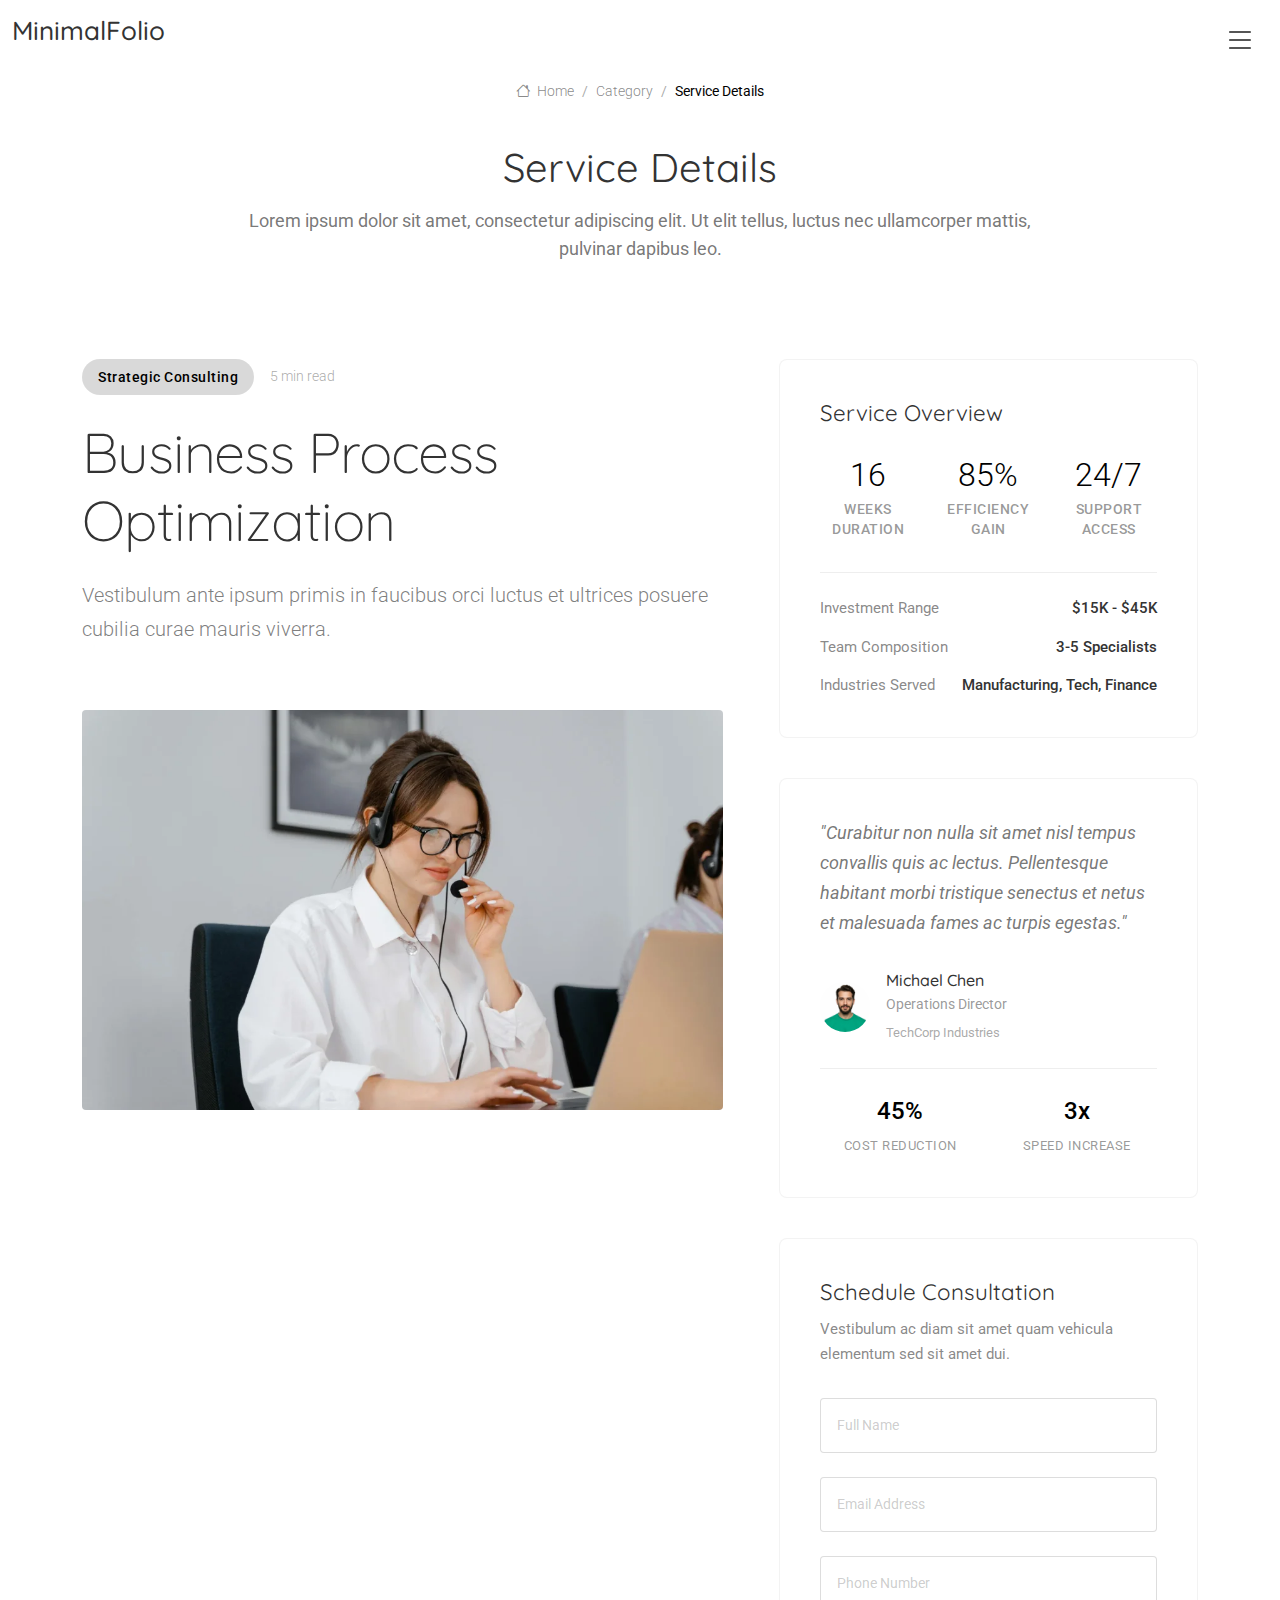
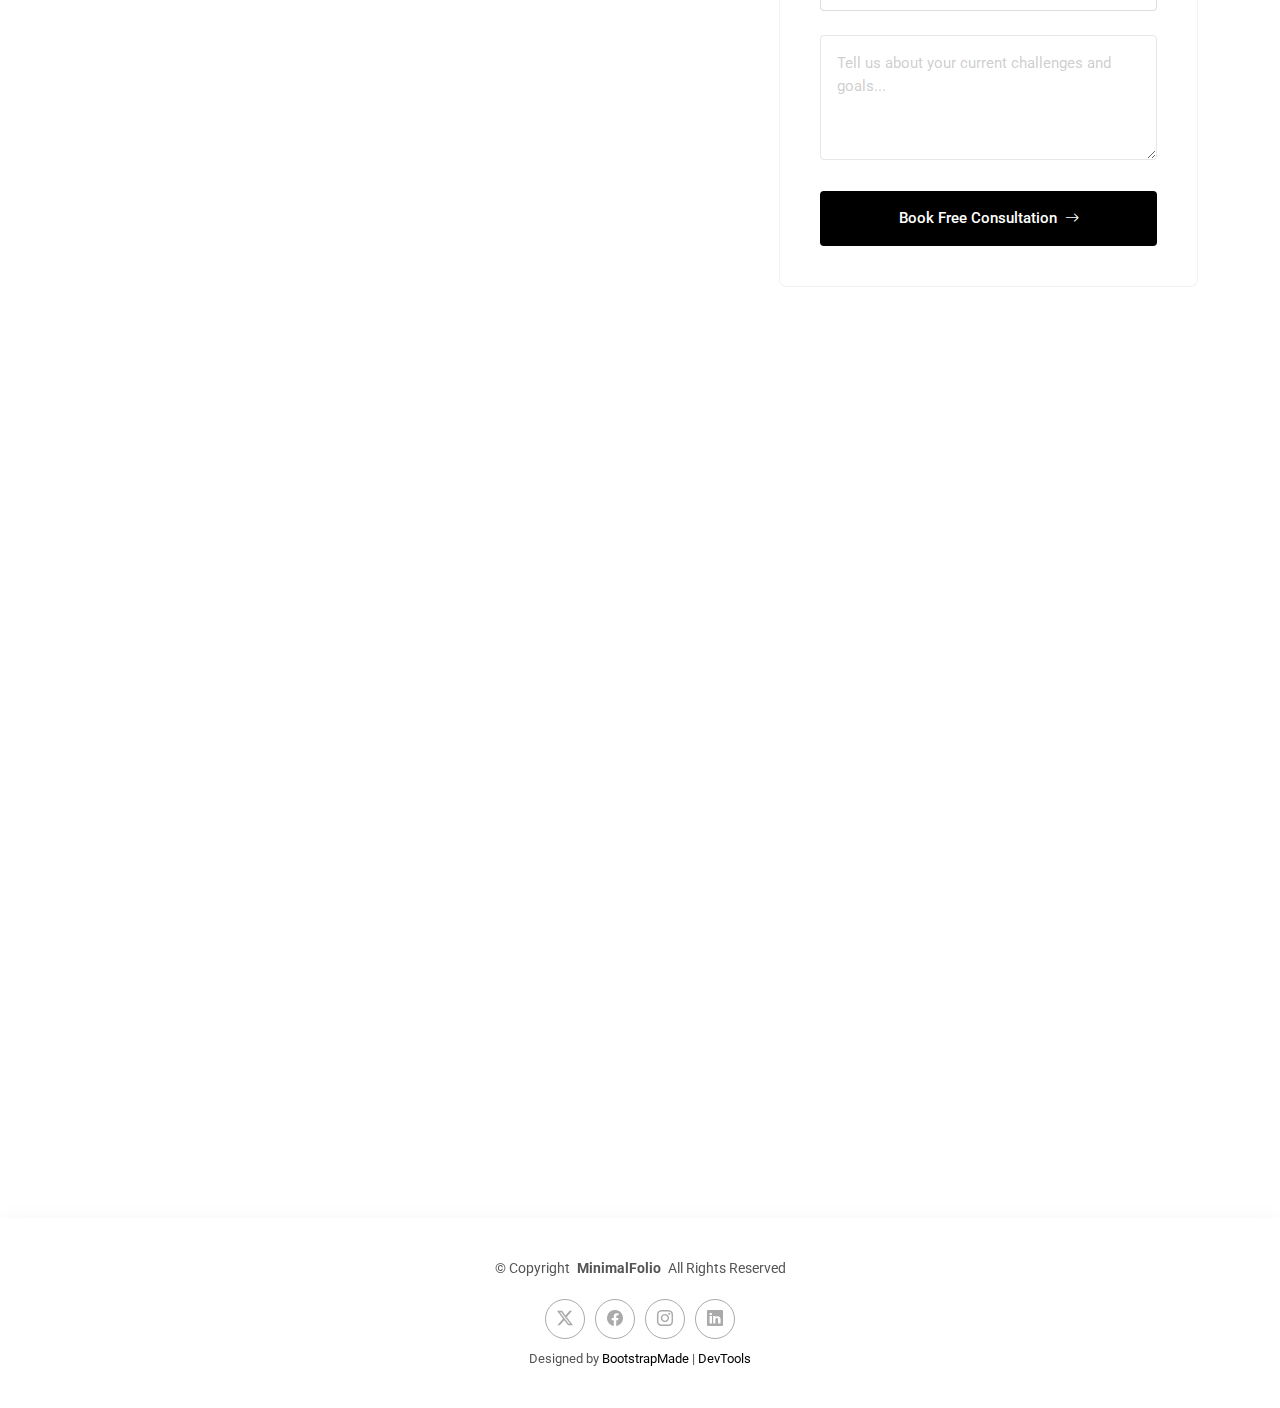
<file: service-details.html>
<!DOCTYPE html>
<html lang="en">

<head>
  <meta charset="utf-8">
  <meta content="width=device-width, initial-scale=1.0" name="viewport">
  <title>Service Details - MinimalFolio Bootstrap Template</title>
  <meta name="description" content="">
  <meta name="keywords" content="">

  <!-- Favicons -->
  <link href="assets/img/favicon.png" rel="icon">
  <link href="assets/img/apple-touch-icon.png" rel="apple-touch-icon">

  <!-- Fonts -->
  <link href="https://fonts.googleapis.com" rel="preconnect">
  <link href="https://fonts.gstatic.com" rel="preconnect" crossorigin>
  <link href="https://fonts.googleapis.com/css2?family=Roboto:ital,wght@0,100;0,300;0,400;0,500;0,700;0,900;1,100;1,300;1,400;1,500;1,700;1,900&family=Raleway:ital,wght@0,100;0,200;0,300;0,400;0,500;0,600;0,700;0,800;0,900;1,100;1,200;1,300;1,400;1,500;1,600;1,700;1,800;1,900&family=Quicksand:wght@300;400;500;600;700&display=swap" rel="stylesheet">

  <!-- Vendor CSS Files -->
  <link href="assets/vendor/bootstrap/css/bootstrap.min.css" rel="stylesheet">
  <link href="assets/vendor/bootstrap-icons/bootstrap-icons.css" rel="stylesheet">
  <link href="assets/vendor/aos/aos.css" rel="stylesheet">
  <link href="assets/vendor/glightbox/css/glightbox.min.css" rel="stylesheet">
  <link href="assets/vendor/swiper/swiper-bundle.min.css" rel="stylesheet">

  <!-- Main CSS File -->
  <link href="assets/css/main.css" rel="stylesheet">

  <!-- =======================================================
  * Template Name: MinimalFolio
  * Template URL: https://bootstrapmade.com/minimalfolio-bootstrap-portfolio-template/
  * Updated: Aug 05 2025 with Bootstrap v5.3.7
  * Author: BootstrapMade.com
  * License: https://bootstrapmade.com/license/
  ======================================================== -->
</head>

<body class="service-details-page">

  <header id="header" class="header d-flex align-items-center position-relative">
    <div class="container-fluid position-relative d-flex align-items-center justify-content-between">

      <a href="index.html" class="logo d-flex align-items-center">
        <!-- Uncomment the line below if you also wish to use an image logo -->
        <!-- <img src="assets/img/logo.webp" alt=""> -->
        <h1 class="sitename">MinimalFolio</h1>
      </a>

      <nav id="navmenu" class="navmenu">
        <ul>
          <li><a href="#hero">Home</a></li>
          <li><a href="#about">About</a></li>
          <li><a href="#resume">Resume</a></li>
          <li><a href="#portfolio">Portfolio</a></li>
          <li><a href="#services">Services</a></li>
          <li class="dropdown"><a href="#"><span>Dropdown</span> <i class="bi bi-chevron-down toggle-dropdown"></i></a>
            <ul>
              <li><a href="#">Dropdown 1</a></li>
              <li class="dropdown"><a href="#"><span>Deep Dropdown</span> <i class="bi bi-chevron-down toggle-dropdown"></i></a>
                <ul>
                  <li><a href="#">Deep Dropdown 1</a></li>
                  <li><a href="#">Deep Dropdown 2</a></li>
                  <li><a href="#">Deep Dropdown 3</a></li>
                  <li><a href="#">Deep Dropdown 4</a></li>
                  <li><a href="#">Deep Dropdown 5</a></li>
                </ul>
              </li>
              <li><a href="#">Dropdown 2</a></li>
              <li><a href="#">Dropdown 3</a></li>
              <li><a href="#">Dropdown 4</a></li>
            </ul>
          </li>
          <li><a href="#contact">Contact</a></li>
        </ul>
        <i class="mobile-nav-toggle d-xl-none bi bi-list"></i>
      </nav>

    </div>
  </header>

  <main class="main">

    <!-- Page Title -->
    <div class="page-title">
      <div class="breadcrumbs">
        <nav aria-label="breadcrumb">
          <ol class="breadcrumb">
            <li class="breadcrumb-item"><a href="#"><i class="bi bi-house"></i> Home</a></li>
            <li class="breadcrumb-item"><a href="#">Category</a></li>
            <li class="breadcrumb-item active current">Service Details</li>
          </ol>
        </nav>
      </div>

      <div class="title-wrapper">
        <h1>Service Details</h1>
        <p>Lorem ipsum dolor sit amet, consectetur adipiscing elit. Ut elit tellus, luctus nec ullamcorper mattis, pulvinar dapibus leo.</p>
      </div>
    </div><!-- End Page Title -->

    <!-- Service Details Section -->
    <section id="service-details" class="service-details section">

      <div class="container" data-aos="fade-up" data-aos-delay="100">

        <div class="row">

          <!-- Main Content Area -->
          <div class="col-lg-7">

            <!-- Hero Service Introduction -->
            <div class="service-hero" data-aos="fade-up" data-aos-delay="100">
              <div class="service-meta">
                <span class="service-category">Strategic Consulting</span>
                <span class="reading-time">5 min read</span>
              </div>
              <h1>Business Process Optimization</h1>
              <p class="service-description">Vestibulum ante ipsum primis in faucibus orci luctus et ultrices posuere cubilia curae mauris viverra.</p>
            </div>

            <!-- Service Visual -->
            <div class="service-visual" data-aos="zoom-in" data-aos-delay="200">
              <img src="assets/img/services/services-7.webp" alt="Business Process Optimization" class="img-fluid">
            </div>

            <!-- Service Content -->
            <div class="service-narrative" data-aos="fade-up" data-aos-delay="300">
              <h3>Transform Your Operations</h3>
              <p>Donec rutrum congue leo eget malesuada. Vivamus magna justo, lacinia eget consectetur sed, convallis at tellus. Mauris blandit aliquet elit, eget tincidunt nibh pulvinar a. Cras ultricies ligula sed magna dictum porta.</p>

              <p>Sed porttitor lectus nibh. Vestibulum ac diam sit amet quam vehicula elementum sed sit amet dui. Pellentesque habitant morbi tristique senectus et netus et malesuada fames ac turpis egestas. Donec sollicitudin molestie malesuada.</p>

              <!-- Key Benefits Grid -->
              <div class="benefits-grid" data-aos="fade-up" data-aos-delay="400">
                <div class="benefit-card">
                  <div class="benefit-icon">
                    <i class="bi bi-lightning-charge"></i>
                  </div>
                  <h4>Efficiency Boost</h4>
                  <p>Curabitur arcu erat accumsan id imperdiet et porttitor at sem.</p>
                </div>

                <div class="benefit-card">
                  <div class="benefit-icon">
                    <i class="bi bi-shield-check"></i>
                  </div>
                  <h4>Risk Mitigation</h4>
                  <p>Pellentesque in ipsum id orci porta dapibus vestibulum ante ipsum.</p>
                </div>

                <div class="benefit-card">
                  <div class="benefit-icon">
                    <i class="bi bi-graph-up"></i>
                  </div>
                  <h4>Growth Acceleration</h4>
                  <p>Vivamus suscipit tortor eget felis porttitor volutpat mauris blandit.</p>
                </div>

                <div class="benefit-card">
                  <div class="benefit-icon">
                    <i class="bi bi-people"></i>
                  </div>
                  <h4>Team Alignment</h4>
                  <p>Donec rutrum congue leo eget malesuada vivamus magna justo lacinia.</p>
                </div>
              </div>

            </div>

            <!-- Implementation Timeline -->
            <div class="timeline-section" data-aos="fade-up" data-aos-delay="500">
              <h3>Implementation Journey</h3>
              <div class="timeline">
                <div class="timeline-item">
                  <div class="timeline-marker">
                    <span>1</span>
                  </div>
                  <div class="timeline-content">
                    <h4>Discovery &amp; Assessment</h4>
                    <p>Comprehensive analysis of current processes and identification of optimization opportunities.</p>
                    <small>Week 1-2</small>
                  </div>
                </div>

                <div class="timeline-item">
                  <div class="timeline-marker">
                    <span>2</span>
                  </div>
                  <div class="timeline-content">
                    <h4>Strategic Planning</h4>
                    <p>Development of customized optimization roadmap with clear milestones and success metrics.</p>
                    <small>Week 3-4</small>
                  </div>
                </div>

                <div class="timeline-item">
                  <div class="timeline-marker">
                    <span>3</span>
                  </div>
                  <div class="timeline-content">
                    <h4>Implementation</h4>
                    <p>Systematic rollout of process improvements with continuous monitoring and adjustment.</p>
                    <small>Week 5-12</small>
                  </div>
                </div>

                <div class="timeline-item">
                  <div class="timeline-marker">
                    <span>4</span>
                  </div>
                  <div class="timeline-content">
                    <h4>Optimization &amp; Scale</h4>
                    <p>Fine-tuning of implemented solutions and preparation for organization-wide scaling.</p>
                    <small>Week 13-16</small>
                  </div>
                </div>
              </div>
            </div>

          </div><!-- End Main Content -->

          <!-- Service Sidebar -->
          <div class="col-lg-5">
            <div class="service-sidebar" data-aos="fade-up" data-aos-delay="200">

              <!-- Service Overview Card -->
              <div class="overview-card">
                <div class="overview-header">
                  <h4>Service Overview</h4>
                </div>
                <div class="overview-stats">
                  <div class="stat-item">
                    <div class="stat-number">16</div>
                    <div class="stat-label">Weeks Duration</div>
                  </div>
                  <div class="stat-item">
                    <div class="stat-number">85%</div>
                    <div class="stat-label">Efficiency Gain</div>
                  </div>
                  <div class="stat-item">
                    <div class="stat-number">24/7</div>
                    <div class="stat-label">Support Access</div>
                  </div>
                </div>

                <div class="overview-details">
                  <div class="detail-row">
                    <span class="detail-label">Investment Range</span>
                    <span class="detail-value">$15K - $45K</span>
                  </div>
                  <div class="detail-row">
                    <span class="detail-label">Team Composition</span>
                    <span class="detail-value">3-5 Specialists</span>
                  </div>
                  <div class="detail-row">
                    <span class="detail-label">Industries Served</span>
                    <span class="detail-value">Manufacturing, Tech, Finance</span>
                  </div>
                </div>
              </div>

              <!-- Client Success Story -->
              <div class="success-story">
                <div class="story-quote">
                  <p>"Curabitur non nulla sit amet nisl tempus convallis quis ac lectus. Pellentesque habitant morbi tristique senectus et netus et malesuada fames ac turpis egestas."</p>
                </div>
                <div class="story-author">
                  <img src="assets/img/person/person-m-8.webp" alt="Michael Chen" class="author-avatar">
                  <div class="author-details">
                    <h5>Michael Chen</h5>
                    <span>Operations Director</span>
                    <small>TechCorp Industries</small>
                  </div>
                </div>
                <div class="story-metrics">
                  <div class="metric">
                    <span class="metric-value">45%</span>
                    <span class="metric-label">Cost Reduction</span>
                  </div>
                  <div class="metric">
                    <span class="metric-value">3x</span>
                    <span class="metric-label">Speed Increase</span>
                  </div>
                </div>
              </div>

              <!-- Consultation Form -->
              <div class="consultation-form">
                <div class="form-header">
                  <h4>Schedule Consultation</h4>
                  <p>Vestibulum ac diam sit amet quam vehicula elementum sed sit amet dui.</p>
                </div>

                <form action="forms/consultation.php" method="post" class="php-email-form">
                  <div class="form-group">
                    <input type="text" name="name" class="form-input" placeholder="Full Name" required="">
                  </div>

                  <div class="form-group">
                    <input type="email" name="email" class="form-input" placeholder="Email Address" required="">
                  </div>

                  <div class="form-group">
                    <input type="tel" name="phone" class="form-input" placeholder="Phone Number">
                  </div>

                  <input type="hidden" name="subject" value="Business Process Optimization Consultation">

                  <div class="form-group">
                    <textarea name="message" class="form-input" rows="4" placeholder="Tell us about your current challenges and goals..." required=""></textarea>
                  </div>

                  <div class="loading">Loading</div>
                  <div class="error-message"></div>
                  <div class="sent-message">Your consultation request has been sent. Thank you!</div>

                  <button type="submit" class="btn-consultation">
                    <span>Book Free Consultation</span>
                    <i class="bi bi-arrow-right"></i>
                  </button>
                </form>
              </div>

            </div>
          </div><!-- End Sidebar -->

        </div>

      </div>

    </section><!-- /Service Details Section -->

  </main>

  <footer id="footer" class="footer">

    <div class="container">
      <div class="copyright text-center ">
        <p>© <span>Copyright</span> <strong class="px-1 sitename">MinimalFolio</strong> <span>All Rights Reserved</span></p>
      </div>
      <div class="social-links d-flex justify-content-center">
        <a href=""><i class="bi bi-twitter-x"></i></a>
        <a href=""><i class="bi bi-facebook"></i></a>
        <a href=""><i class="bi bi-instagram"></i></a>
        <a href=""><i class="bi bi-linkedin"></i></a>
      </div>
      <div class="credits">
        <!-- All the links in the footer should remain intact. -->
        <!-- You can delete the links only if you've purchased the pro version. -->
        <!-- Licensing information: https://bootstrapmade.com/license/ -->
        <!-- Purchase the pro version with working PHP/AJAX contact form: [buy-url] -->
        Designed by <a href="https://bootstrapmade.com/">BootstrapMade</a> | <a href="https://bootstrapmade.com/tools/">DevTools</a>
      </div>
    </div>

  </footer>

  <!-- Scroll Top -->
  <a href="#" id="scroll-top" class="scroll-top d-flex align-items-center justify-content-center"><i class="bi bi-arrow-up-short"></i></a>

  <!-- Preloader -->
  <div id="preloader">
    <div></div>
    <div></div>
    <div></div>
    <div></div>
  </div>

  <!-- Vendor JS Files -->
  <script src="assets/vendor/bootstrap/js/bootstrap.bundle.min.js"></script>
  <script src="assets/vendor/php-email-form/validate.js"></script>
  <script src="assets/vendor/aos/aos.js"></script>
  <script src="assets/vendor/typed.js/typed.umd.js"></script>
  <script src="assets/vendor/waypoints/noframework.waypoints.js"></script>
  <script src="assets/vendor/imagesloaded/imagesloaded.pkgd.min.js"></script>
  <script src="assets/vendor/isotope-layout/isotope.pkgd.min.js"></script>
  <script src="assets/vendor/glightbox/js/glightbox.min.js"></script>
  <script src="assets/vendor/swiper/swiper-bundle.min.js"></script>

  <!-- Main JS File -->
  <script src="assets/js/main.js"></script>

</body>

</html>
</file>
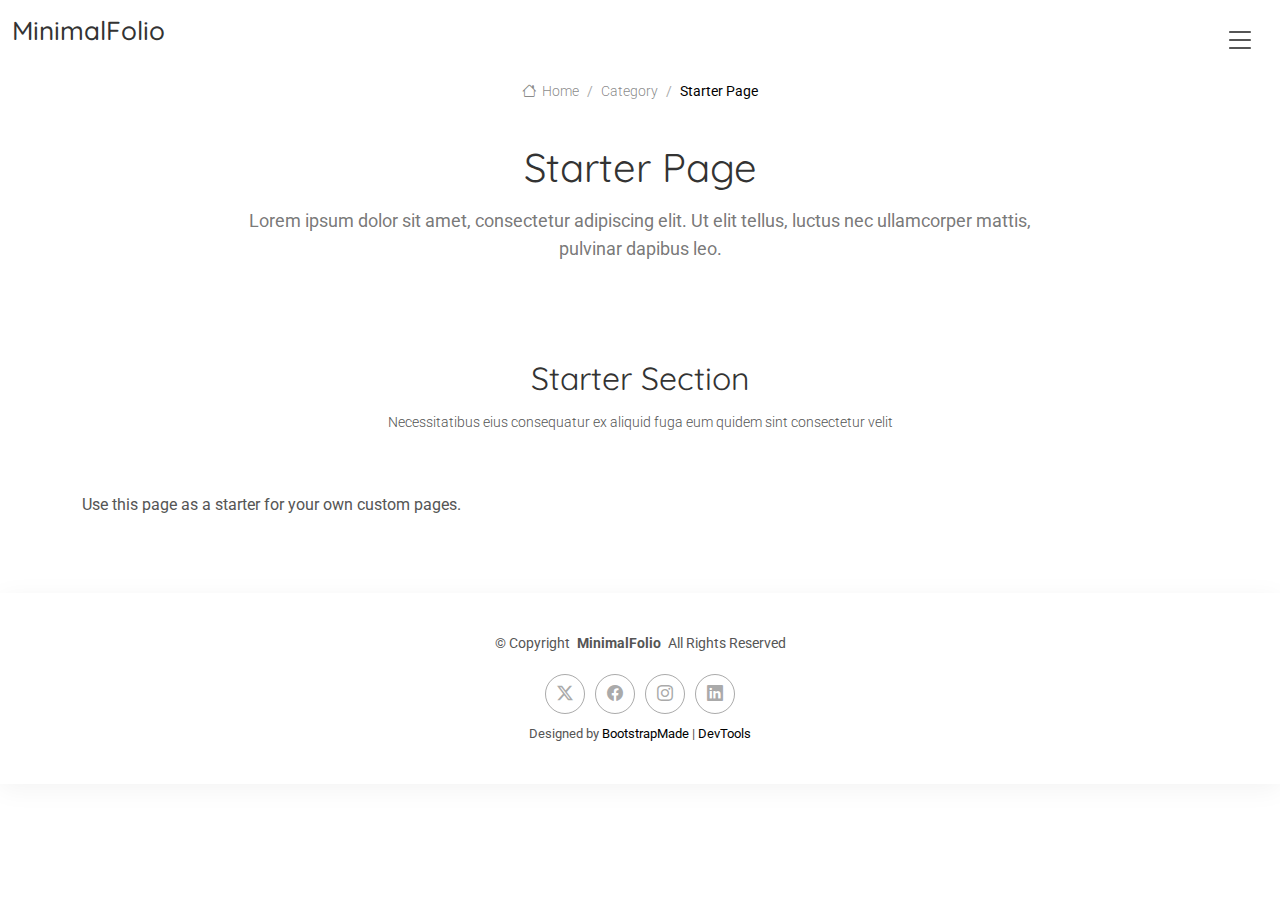
<file: starter-page.html>
<!DOCTYPE html>
<html lang="en">

<head>
  <meta charset="utf-8">
  <meta content="width=device-width, initial-scale=1.0" name="viewport">
  <title>Starter Page - MinimalFolio Bootstrap Template</title>
  <meta name="description" content="">
  <meta name="keywords" content="">

  <!-- Favicons -->
  <link href="assets/img/favicon.png" rel="icon">
  <link href="assets/img/apple-touch-icon.png" rel="apple-touch-icon">

  <!-- Fonts -->
  <link href="https://fonts.googleapis.com" rel="preconnect">
  <link href="https://fonts.gstatic.com" rel="preconnect" crossorigin>
  <link href="https://fonts.googleapis.com/css2?family=Roboto:ital,wght@0,100;0,300;0,400;0,500;0,700;0,900;1,100;1,300;1,400;1,500;1,700;1,900&family=Raleway:ital,wght@0,100;0,200;0,300;0,400;0,500;0,600;0,700;0,800;0,900;1,100;1,200;1,300;1,400;1,500;1,600;1,700;1,800;1,900&family=Quicksand:wght@300;400;500;600;700&display=swap" rel="stylesheet">

  <!-- Vendor CSS Files -->
  <link href="assets/vendor/bootstrap/css/bootstrap.min.css" rel="stylesheet">
  <link href="assets/vendor/bootstrap-icons/bootstrap-icons.css" rel="stylesheet">
  <link href="assets/vendor/aos/aos.css" rel="stylesheet">
  <link href="assets/vendor/glightbox/css/glightbox.min.css" rel="stylesheet">
  <link href="assets/vendor/swiper/swiper-bundle.min.css" rel="stylesheet">

  <!-- Main CSS File -->
  <link href="assets/css/main.css" rel="stylesheet">

  <!-- =======================================================
  * Template Name: MinimalFolio
  * Template URL: https://bootstrapmade.com/minimalfolio-bootstrap-portfolio-template/
  * Updated: Aug 05 2025 with Bootstrap v5.3.7
  * Author: BootstrapMade.com
  * License: https://bootstrapmade.com/license/
  ======================================================== -->
</head>

<body class="starter-page-page">

  <header id="header" class="header d-flex align-items-center position-relative">
    <div class="container-fluid position-relative d-flex align-items-center justify-content-between">

      <a href="index.html" class="logo d-flex align-items-center">
        <!-- Uncomment the line below if you also wish to use an image logo -->
        <!-- <img src="assets/img/logo.webp" alt=""> -->
        <h1 class="sitename">MinimalFolio</h1>
      </a>

      <nav id="navmenu" class="navmenu">
        <ul>
          <li><a href="#hero">Home</a></li>
          <li><a href="#about">About</a></li>
          <li><a href="#resume">Resume</a></li>
          <li><a href="#portfolio">Portfolio</a></li>
          <li><a href="#services">Services</a></li>
          <li class="dropdown"><a href="#"><span>Dropdown</span> <i class="bi bi-chevron-down toggle-dropdown"></i></a>
            <ul>
              <li><a href="#">Dropdown 1</a></li>
              <li class="dropdown"><a href="#"><span>Deep Dropdown</span> <i class="bi bi-chevron-down toggle-dropdown"></i></a>
                <ul>
                  <li><a href="#">Deep Dropdown 1</a></li>
                  <li><a href="#">Deep Dropdown 2</a></li>
                  <li><a href="#">Deep Dropdown 3</a></li>
                  <li><a href="#">Deep Dropdown 4</a></li>
                  <li><a href="#">Deep Dropdown 5</a></li>
                </ul>
              </li>
              <li><a href="#">Dropdown 2</a></li>
              <li><a href="#">Dropdown 3</a></li>
              <li><a href="#">Dropdown 4</a></li>
            </ul>
          </li>
          <li><a href="#contact">Contact</a></li>
        </ul>
        <i class="mobile-nav-toggle d-xl-none bi bi-list"></i>
      </nav>

    </div>
  </header>

  <main class="main">

    <!-- Page Title -->
    <div class="page-title">
      <div class="breadcrumbs">
        <nav aria-label="breadcrumb">
          <ol class="breadcrumb">
            <li class="breadcrumb-item"><a href="#"><i class="bi bi-house"></i> Home</a></li>
            <li class="breadcrumb-item"><a href="#">Category</a></li>
            <li class="breadcrumb-item active current">Starter Page</li>
          </ol>
        </nav>
      </div>

      <div class="title-wrapper">
        <h1>Starter Page</h1>
        <p>Lorem ipsum dolor sit amet, consectetur adipiscing elit. Ut elit tellus, luctus nec ullamcorper mattis, pulvinar dapibus leo.</p>
      </div>
    </div><!-- End Page Title -->

    <!-- Starter Section Section -->
    <section id="starter-section" class="starter-section section">

      <!-- Section Title -->
      <div class="container section-title" data-aos="fade-up">
        <h2>Starter Section</h2>
        <p>Necessitatibus eius consequatur ex aliquid fuga eum quidem sint consectetur velit</p>
      </div><!-- End Section Title -->

      <div class="container" data-aos="fade-up">
        <p>Use this page as a starter for your own custom pages.</p>
      </div>

    </section><!-- /Starter Section Section -->

  </main>

  <footer id="footer" class="footer">

    <div class="container">
      <div class="copyright text-center ">
        <p>© <span>Copyright</span> <strong class="px-1 sitename">MinimalFolio</strong> <span>All Rights Reserved</span></p>
      </div>
      <div class="social-links d-flex justify-content-center">
        <a href=""><i class="bi bi-twitter-x"></i></a>
        <a href=""><i class="bi bi-facebook"></i></a>
        <a href=""><i class="bi bi-instagram"></i></a>
        <a href=""><i class="bi bi-linkedin"></i></a>
      </div>
      <div class="credits">
        <!-- All the links in the footer should remain intact. -->
        <!-- You can delete the links only if you've purchased the pro version. -->
        <!-- Licensing information: https://bootstrapmade.com/license/ -->
        <!-- Purchase the pro version with working PHP/AJAX contact form: [buy-url] -->
        Designed by <a href="https://bootstrapmade.com/">BootstrapMade</a> | <a href="https://bootstrapmade.com/tools/">DevTools</a>
      </div>
    </div>

  </footer>

  <!-- Scroll Top -->
  <a href="#" id="scroll-top" class="scroll-top d-flex align-items-center justify-content-center"><i class="bi bi-arrow-up-short"></i></a>

  <!-- Preloader -->
  <div id="preloader">
    <div></div>
    <div></div>
    <div></div>
    <div></div>
  </div>

  <!-- Vendor JS Files -->
  <script src="assets/vendor/bootstrap/js/bootstrap.bundle.min.js"></script>
  <script src="assets/vendor/php-email-form/validate.js"></script>
  <script src="assets/vendor/aos/aos.js"></script>
  <script src="assets/vendor/typed.js/typed.umd.js"></script>
  <script src="assets/vendor/waypoints/noframework.waypoints.js"></script>
  <script src="assets/vendor/imagesloaded/imagesloaded.pkgd.min.js"></script>
  <script src="assets/vendor/isotope-layout/isotope.pkgd.min.js"></script>
  <script src="assets/vendor/glightbox/js/glightbox.min.js"></script>
  <script src="assets/vendor/swiper/swiper-bundle.min.js"></script>

  <!-- Main JS File -->
  <script src="assets/js/main.js"></script>

</body>

</html>
</file>
<file: assets/css/main.css>
/**
* Template Name: MinimalFolio
* Template URL: https://bootstrapmade.com/minimalfolio-bootstrap-portfolio-template/
* Updated: Aug 05 2025 with Bootstrap v5.3.7
* Author: BootstrapMade.com
* License: https://bootstrapmade.com/license/
*/

/*--------------------------------------------------------------
# Font & Color Variables
# Help: https://bootstrapmade.com/color-system/
--------------------------------------------------------------*/
/* Fonts */
:root {
  --default-font: "Roboto",  system-ui, -apple-system, "Segoe UI", Roboto, "Helvetica Neue", Arial, "Noto Sans", "Liberation Sans", sans-serif, "Apple Color Emoji", "Segoe UI Emoji", "Segoe UI Symbol", "Noto Color Emoji";
  --heading-font: "Quicksand",  sans-serif;
  --nav-font: "Raleway",  sans-serif;
}

/* Global Colors - The following color variables are used throughout the website. Updating them here will change the color scheme of the entire website */
:root { 
  --background-color: #ffffff; /* Background color for the entire website, including individual sections */
  --default-color: #555555; /* Default color used for the majority of the text content across the entire website */
  --heading-color: #333333; /* Color for headings, subheadings and title throughout the website */
  --accent-color: #000000; /* Accent color that represents your brand on the website. It's used for buttons, links, and other elements that need to stand out */
  --surface-color: #ffffff; /* The surface color is used as a background of boxed elements within sections, such as cards, icon boxes, or other elements that require a visual separation from the global background. */
  --contrast-color: #ffffff; /* Contrast color for text, ensuring readability against backgrounds of accent, heading, or default colors. */
}

/* Nav Menu Colors - The following color variables are used specifically for the navigation menu. They are separate from the global colors to allow for more customization options */
:root {
  --nav-color: #555555;  /* The default color of the main navmenu links */
  --nav-hover-color: #000000; /* Applied to main navmenu links when they are hovered over or active */
  --nav-mobile-background-color: #fafafa; /* Used as the background color for mobile navigation menu */
  --nav-dropdown-background-color: #ffffff; /* Used as the background color for dropdown items that appear when hovering over primary navigation items */
  --nav-dropdown-color: #8f8f8f; /* Used for navigation links of the dropdown items in the navigation menu. */
  --nav-dropdown-hover-color: #000000; /* Similar to --nav-hover-color, this color is applied to dropdown navigation links when they are hovered over. */
}

/* Color Presets - These classes override global colors when applied to any section or element, providing reuse of the sam color scheme. */

.light-background {
  --background-color: #fafafa;
  --surface-color: #ffffff;
}

.dark-background {
  --background-color: #060606;
  --default-color: #ffffff;
  --heading-color: #ffffff;
  --surface-color: #252525;
  --contrast-color: #ffffff;
}

/* Smooth scroll */
:root {
  scroll-behavior: smooth;
}

/*--------------------------------------------------------------
# General Styling & Shared Classes
--------------------------------------------------------------*/
body {
  color: var(--default-color);
  background-color: var(--background-color);
  font-family: var(--default-font);
}

a {
  color: var(--accent-color);
  text-decoration: none;
  transition: 0.3s;
}

a:hover {
  color: color-mix(in srgb, var(--accent-color), transparent 25%);
  text-decoration: none;
}

h1,
h2,
h3,
h4,
h5,
h6 {
  color: var(--heading-color);
  font-family: var(--heading-font);
}

/* PHP Email Form Messages
------------------------------*/
.php-email-form .error-message {
  display: none;
  background: #df1529;
  color: #ffffff;
  text-align: left;
  padding: 15px;
  margin-bottom: 24px;
  font-weight: 600;
}

.php-email-form .sent-message {
  display: none;
  color: #ffffff;
  background: #059652;
  text-align: center;
  padding: 15px;
  margin-bottom: 24px;
  font-weight: 600;
}

.php-email-form .loading {
  display: none;
  background: var(--surface-color);
  text-align: center;
  padding: 15px;
  margin-bottom: 24px;
}

.php-email-form .loading:before {
  content: "";
  display: inline-block;
  border-radius: 50%;
  width: 24px;
  height: 24px;
  margin: 0 10px -6px 0;
  border: 3px solid var(--accent-color);
  border-top-color: var(--surface-color);
  animation: php-email-form-loading 1s linear infinite;
}

@keyframes php-email-form-loading {
  0% {
    transform: rotate(0deg);
  }

  100% {
    transform: rotate(360deg);
  }
}

/*--------------------------------------------------------------
# Global Header
--------------------------------------------------------------*/
.header {
  --background-color: rgba(255, 255, 255, 0);
  color: var(--default-color);
  background-color: var(--background-color);
  padding: 15px 0;
  transition: all 0.5s;
  z-index: 997;
}

.header .logo {
  line-height: 1;
}

.header .logo img {
  max-height: 32px;
  margin-right: 8px;
}

.header .logo h1 {
  font-size: 26px;
  margin: 0;
  font-weight: 500;
  color: var(--heading-color);
}

/*--------------------------------------------------------------
# Navigation Menu
--------------------------------------------------------------*/
/* Navmenu */
.mobile-nav-toggle {
  background-color: var(--background-color);
  padding: 4px;
  color: var(--nav-color);
  position: fixed;
  top: 20px;
  right: 20px;
  font-size: 32px;
  line-height: 0;
  cursor: pointer;
  display: block !important;
  z-index: 998;
  transition: 0.3s;
}

.mobile-nav-toggle:hover {
  color: var(--nav-hover-color);
}

.navmenu {
  position: fixed;
  top: 0;
  bottom: 0;
  right: -300px;
  z-index: 997;
  transition: 0.3s;
  width: 300px;
  overflow: hidden;
}

.navmenu ul {
  display: block;
  list-style: none;
  padding: 10px 0;
  margin: 0;
  overflow-y: auto;
  transition: 0.3s;
  z-index: 998;
}

.navmenu a,
.navmenu a:focus {
  color: var(--nav-dropdown-color);
  padding: 10px 20px;
  font-family: var(--nav-font);
  font-size: 15px;
  font-weight: 400;
  display: flex;
  align-items: center;
  justify-content: space-between;
  white-space: nowrap;
  transition: 0.3s;
}

.navmenu a i,
.navmenu a:focus i {
  font-size: 12px;
  line-height: 0;
  margin-left: 5px;
  width: 30px;
  height: 30px;
  display: flex;
  align-items: center;
  justify-content: center;
  border-radius: 50%;
  transition: 0.3s;
  background-color: color-mix(in srgb, var(--accent-color), transparent 90%);
}

.navmenu a i:hover,
.navmenu a:focus i:hover {
  background-color: var(--accent-color);
  color: var(--contrast-color);
}

.navmenu a:hover,
.navmenu .active,
.navmenu .active:focus {
  color: var(--nav-dropdown-hover-color);
}

.navmenu .active i,
.navmenu .active:focus i {
  background-color: var(--accent-color);
  color: var(--contrast-color);
  transform: rotate(180deg);
}

.navmenu .dropdown ul {
  position: static;
  display: none;
  z-index: 99;
  padding: 10px 0;
  margin: 10px 20px;
  box-shadow: none;
  transition: all 0.5s ease-in-out;
}

.navmenu .dropdown>.dropdown-active {
  display: block;
  background-color: var(--nav-dropdown-background-color);
  border: 1px solid color-mix(in srgb, var(--nav-dropdown-color), transparent 90%);
}

.mobile-nav-active {
  overflow: hidden;
}

.mobile-nav-active .mobile-nav-toggle {
  right: 310px;
  font-size: 36px;
}

.mobile-nav-active .navmenu {
  position: fixed;
  overflow: hidden;
  top: 0;
  bottom: 0;
  right: 0;
  background-color: var(--nav-mobile-background-color);
  transition: 0.3s;
}

/*--------------------------------------------------------------
# Global Footer
--------------------------------------------------------------*/
.footer {
  color: var(--default-color);
  background-color: var(--background-color);
  font-size: 14px;
  padding: 40px 0;
  position: relative;
  box-shadow: 0 5px 25px rgba(0, 0, 0, 0.05);
}

.footer .copyright p {
  margin-bottom: 0;
}

.footer .social-links {
  margin-top: 20px;
}

.footer .social-links a {
  display: flex;
  align-items: center;
  justify-content: center;
  width: 40px;
  height: 40px;
  border-radius: 50%;
  border: 1px solid color-mix(in srgb, var(--default-color), transparent 50%);
  font-size: 16px;
  color: color-mix(in srgb, var(--default-color), transparent 50%);
  margin: 0 5px;
  transition: 0.3s;
}

.footer .social-links a:hover {
  color: var(--accent-color);
  border-color: var(--accent-color);
}

.footer .credits {
  margin-top: 10px;
  font-size: 13px;
  text-align: center;
}

/*--------------------------------------------------------------
# Preloader
--------------------------------------------------------------*/
#preloader {
  position: fixed;
  inset: 0;
  z-index: 9999;
  overflow: hidden;
  background-color: var(--background-color);
  transition: all 0.6s ease-out;
  width: 100%;
  height: 100vh;
  display: flex;
  align-items: center;
  justify-content: center;
}

#preloader div {
  width: 13px;
  height: 13px;
  background-color: var(--accent-color);
  border-radius: 50%;
  animation-timing-function: cubic-bezier(0, 1, 1, 0);
  position: absolute;
  left: 50%;
}

#preloader div:nth-child(1) {
  left: calc(50% + 8px);
  animation: animate-preloader-1 0.6s infinite;
}

#preloader div:nth-child(2) {
  left: calc(50% + 8px);
  animation: animate-preloader-2 0.6s infinite;
}

#preloader div:nth-child(3) {
  left: calc(50% + 32px);
  animation: animate-preloader-2 0.6s infinite;
}

#preloader div:nth-child(4) {
  left: calc(50% + 56px);
  animation: animate-preloader-3 0.6s infinite;
}

@keyframes animate-preloader-1 {
  0% {
    transform: scale(0);
  }

  100% {
    transform: scale(1);
  }
}

@keyframes animate-preloader-3 {
  0% {
    transform: scale(1);
  }

  100% {
    transform: scale(0);
  }
}

@keyframes animate-preloader-2 {
  0% {
    transform: translate(0, 0);
  }

  100% {
    transform: translate(24px, 0);
  }
}

/*--------------------------------------------------------------
# Scroll Top Button
--------------------------------------------------------------*/
.scroll-top {
  position: fixed;
  visibility: hidden;
  opacity: 0;
  right: 15px;
  bottom: 15px;
  z-index: 99999;
  background-color: var(--accent-color);
  width: 40px;
  height: 40px;
  border-radius: 4px;
  transition: all 0.4s;
}

.scroll-top i {
  font-size: 24px;
  color: var(--contrast-color);
  line-height: 0;
}

.scroll-top:hover {
  background-color: color-mix(in srgb, var(--accent-color), transparent 20%);
  color: var(--contrast-color);
}

.scroll-top.active {
  visibility: visible;
  opacity: 1;
}

/*--------------------------------------------------------------
# Disable aos animation delay on mobile devices
--------------------------------------------------------------*/
@media screen and (max-width: 768px) {
  [data-aos-delay] {
    transition-delay: 0 !important;
  }
}

/*--------------------------------------------------------------
# Global Page Titles & Breadcrumbs
--------------------------------------------------------------*/
.page-title {
  text-align: center;
  padding: 20px 0;
}

.page-title .breadcrumbs {
  margin-bottom: 1.5rem;
}

.page-title .breadcrumbs .breadcrumb {
  justify-content: center;
  margin: 0;
  padding: 0;
  background: none;
}

.page-title .breadcrumbs .breadcrumb .breadcrumb-item {
  font-size: 0.9rem;
  color: color-mix(in srgb, var(--default-color), transparent 30%);
}

.page-title .breadcrumbs .breadcrumb .breadcrumb-item.active {
  color: var(--accent-color);
}

.page-title .breadcrumbs .breadcrumb .breadcrumb-item a {
  color: inherit;
  text-decoration: none;
  transition: color 0.3s ease;
  font-weight: 300;
}

.page-title .breadcrumbs .breadcrumb .breadcrumb-item a:hover {
  color: var(--accent-color);
}

.page-title .breadcrumbs .breadcrumb .breadcrumb-item a i {
  font-size: 0.9rem;
  margin-right: 0.2rem;
}

.page-title .breadcrumbs .breadcrumb .breadcrumb-item+.breadcrumb-item::before {
  color: color-mix(in srgb, var(--default-color), transparent 50%);
}

.page-title .title-wrapper {
  max-width: 800px;
  margin: 0 auto;
  padding: 1rem 0;
}

.page-title .title-wrapper h1 {
  font-size: 2.5rem;
  margin-bottom: 1rem;
  font-weight: 400;
  color: var(--heading-color);
}

.page-title .title-wrapper p {
  font-size: 1.1rem;
  color: color-mix(in srgb, var(--default-color), transparent 20%);
  margin: 0;
  line-height: 1.6;
}

@media (max-width: 768px) {
  .page-title .title-wrapper h1 {
    font-size: 2rem;
  }

  .page-title .title-wrapper p {
    font-size: 1rem;
  }
}

@media (max-width: 576px) {
  .page-title .title-wrapper h1 {
    font-size: 1.75rem;
  }
}

/*--------------------------------------------------------------
# Global Sections
--------------------------------------------------------------*/
section,
.section {
  color: var(--default-color);
  background-color: var(--background-color);
  padding: 60px 0;
  overflow: clip;
}

/*--------------------------------------------------------------
# Global Section Titles
--------------------------------------------------------------*/
.section-title {
  text-align: center;
  padding-bottom: 60px;
  position: relative;
}

.section-title h2 {
  font-size: 32px;
  font-weight: 400;
  margin-bottom: 15px;
}

.section-title p {
  margin-bottom: 0;
  font-size: 14px;
  font-weight: 300;
}

/*--------------------------------------------------------------
# Hero Section
--------------------------------------------------------------*/
.hero {
  padding-top: 60px;
  min-height: 100vh;
  display: flex;
  align-items: center;
  padding-bottom: 120px;
  /* Typographic system for hero */
  /* CTAs */
  /* Meta row */
  /* Portrait block */
  /* Gentle section visual calm */
  /* Spacing rhythm */
  /* Subtle parallax simulation for large screens */
  /* Responsive refinements */
}

.hero .intro .eyebrow .dot {
  width: 8px;
  height: 8px;
  border-radius: 50%;
  background: var(--accent-color);
  flex: 0 0 auto;
}

.hero .intro .eyebrow .text {
  font-family: var(--nav-font);
  font-size: 14px;
  letter-spacing: 0.12em;
  text-transform: uppercase;
  color: color-mix(in srgb, var(--default-color), transparent 30%);
}

.hero .intro .display-heading {
  font-family: var(--heading-font);
  font-weight: 300;
  font-size: clamp(36px, 5vw, 56px);
  line-height: 1.15;
  letter-spacing: -0.02em;
  margin-bottom: 10px;
}

.hero .intro .lead {
  font-size: 18px;
  line-height: 1.8;
  color: color-mix(in srgb, var(--default-color), transparent 10%);
  max-width: 58ch;
}

.hero .btn-ghost {
  --_border: color-mix(in srgb, var(--default-color), transparent 80%);
  --_hover: color-mix(in srgb, var(--accent-color), transparent 85%);
  border: 1px solid var(--_border);
  color: var(--default-color);
  background-color: var(--surface-color);
  padding: 10px 18px;
  border-radius: 8px;
  transition: all 0.3s ease-in-out;
}

.hero .btn-ghost:hover,
.hero .btn-ghost:focus {
  border-color: var(--accent-color);
  color: var(--accent-color);
  box-shadow: 0 6px 20px color-mix(in srgb, var(--accent-color), transparent 90%);
  outline: none;
}

.hero .btn-ghost:active {
  transform: translateY(1px);
}

.hero .link-underline {
  position: relative;
  color: var(--accent-color);
  font-weight: 400;
  padding-bottom: 2px;
  transition: color 0.3s ease-in-out;
}

.hero .link-underline:after {
  content: "";
  position: absolute;
  left: 0;
  bottom: -2px;
  width: 100%;
  height: 1px;
  background: color-mix(in srgb, var(--accent-color), transparent 40%);
  transform: scaleX(0.6);
  transform-origin: left;
  transition: transform 0.3s ease-in-out, background 0.3s ease-in-out;
}

.hero .link-underline:hover,
.hero .link-underline:focus {
  color: color-mix(in srgb, var(--accent-color), transparent 10%);
  outline: none;
  border-radius: 4px;
}

.hero .link-underline:hover:after,
.hero .link-underline:focus:after {
  transform: scaleX(1);
  background: var(--accent-color);
}

.hero .meta .meta-item {
  color: color-mix(in srgb, var(--default-color), transparent 20%);
}

.hero .meta .meta-item i {
  color: var(--accent-color);
}

.hero .portrait-wrap .portrait-img {
  width: 100%;
  height: auto;
  border-radius: 10px;
  display: block;
  box-shadow: 0 20px 60px color-mix(in srgb, var(--default-color), transparent 90%);
  transform: translateZ(0);
  transition: transform 0.4s ease-in-out, box-shadow 0.4s ease-in-out;
}

.hero .portrait-wrap:hover .portrait-img {
  transform: scale(1.015);
  box-shadow: 0 28px 80px color-mix(in srgb, var(--accent-color), transparent 90%);
}

.hero .portrait-wrap .badge.note {
  position: absolute;
  right: 12px;
  bottom: 12px;
  display: inline-flex;
  align-items: center;
  gap: 8px;
  padding: 8px 12px;
  border-radius: 999px;
  background: color-mix(in srgb, var(--accent-color), var(--surface-color) 85%);
  color: var(--default-color);
  font-size: 13px;
  backdrop-filter: blur(6px);
  box-shadow: 0 10px 30px color-mix(in srgb, var(--accent-color), transparent 88%);
}

.hero .portrait-wrap .badge.note i {
  color: var(--accent-color);
}

section .hero {
  background: var(--background-color);
}

.hero .cta-group {
  gap: 16px;
}

@media (min-width: 992px) {
  .hero .portrait-wrap {
    will-change: transform;
  }
}

@media (max-width: 992px) {
  .hero .intro .lead {
    font-size: 17px;
  }

  .hero .portrait-wrap .badge.note {
    transform: scale(0.95);
  }
}

@media (max-width: 576px) {
  .hero .intro .display-heading {
    font-size: 34px;
  }

  .hero .cta-group {
    flex-direction: column;
    align-items: flex-start;
  }
}

/*--------------------------------------------------------------
# About Section
--------------------------------------------------------------*/
.about {
  /* Layout rhythm */
  --maxw: 1200px;
  --space-1: 16px;
  --space-2: 24px;
  --space-3: 40px;
  --space-4: 64px;
  --radius-s: 6px;
  --shadow-soft: 0 10px 30px color-mix(in srgb, var(--default-color), transparent 92%);
}

.about .container {
  max-width: var(--maxw);
}

.about .intro-wrap {
  margin-bottom: var(--space-4);
}

.about .intro-content .eyebrow {
  display: inline-block;
  letter-spacing: 0.12em;
  text-transform: uppercase;
  font-size: 12px;
  color: color-mix(in srgb, var(--default-color), transparent 40%);
  margin-bottom: var(--space-1);
}

.about .intro-content .headline {
  font-family: var(--heading-font);
  font-weight: 300;
  line-height: 1.2;
  font-size: clamp(28px, 4vw, 44px);
  margin: 0 0 var(--space-2) 0;
}

.about .intro-content .lead {
  font-size: 18px;
  line-height: 1.8;
  color: color-mix(in srgb, var(--default-color), transparent 10%);
  margin-bottom: var(--space-2);
}

.about .intro-content p {
  line-height: 1.8;
  margin-bottom: var(--space-2);
  color: color-mix(in srgb, var(--default-color), transparent 5%);
}

.about .intro-content .cta-group {
  display: flex;
  gap: var(--space-2);
  align-items: center;
  margin-top: var(--space-2);
}

.about .intro-content .cta-group .btn-ghost {
  display: inline-flex;
  align-items: center;
  gap: 8px;
  padding: 12px 18px;
  border-radius: var(--radius-s);
  color: var(--accent-color);
  background: color-mix(in srgb, var(--accent-color), transparent 92%);
  border: 1px solid color-mix(in srgb, var(--accent-color), transparent 70%);
  transition: 0.3s ease-in-out;
}

.about .intro-content .cta-group .btn-ghost:hover,
.about .intro-content .cta-group .btn-ghost:focus {
  color: var(--contrast-color);
  background: var(--accent-color);
  border-color: var(--accent-color);
  outline: none;
  box-shadow: 0 0 0 3px color-mix(in srgb, var(--accent-color), transparent 70%);
}

.about .intro-content .cta-group .link-underline {
  display: inline-flex;
  align-items: center;
  gap: 8px;
  position: relative;
  color: var(--accent-color);
  padding-bottom: 4px;
  transition: 0.3s ease-in-out;
}

.about .intro-content .cta-group .link-underline::after {
  content: "";
  position: absolute;
  left: 0;
  right: 0;
  bottom: 0;
  height: 1px;
  background: color-mix(in srgb, var(--accent-color), transparent 40%);
  transform: scaleX(0.4);
  transform-origin: left;
  transition: 0.3s ease-in-out;
}

.about .intro-content .cta-group .link-underline:hover,
.about .intro-content .cta-group .link-underline:focus {
  color: color-mix(in srgb, var(--accent-color), transparent 10%);
  outline: none;
}

.about .intro-content .cta-group .link-underline:hover::after,
.about .intro-content .cta-group .link-underline:focus::after {
  transform: scaleX(1);
}

.about .profile-figure {
  margin: 0;
}

.about .profile-figure .profile-photo {
  width: 88%;
  max-width: 440px;
  border-radius: 18px;
  box-shadow: var(--shadow-soft);
  transform: translateY(0);
  transition: transform 0.3s ease-in-out;
}

.about .profile-figure .profile-caption {
  margin-top: var(--space-2);
  display: flex;
  align-items: center;
  gap: var(--space-2);
}

.about .profile-figure .profile-caption .signature {
  max-width: 160px;
  filter: grayscale(100%);
  opacity: 0.85;
}

.about .profile-figure .profile-caption .meta {
  font-size: 14px;
  color: color-mix(in srgb, var(--default-color), transparent 20%);
}

.about .profile-figure .profile-caption .meta .funfact {
  font-size: 13px;
  margin-top: 4px;
  color: color-mix(in srgb, var(--default-color), transparent 35%);
}

.about .profile-figure:hover .profile-photo {
  transform: translateY(-4px);
}

.about .skills-wrap {
  margin-top: var(--space-4);
  margin-bottom: var(--space-4);
}

.about .skills-wrap .skill-item {
  padding: var(--space-2);
  border-radius: var(--radius-s);
  transition: 0.3s ease-in-out;
  background: color-mix(in srgb, var(--surface-color), var(--accent-color) 2%);
  border: 1px solid color-mix(in srgb, var(--default-color), transparent 88%);
  height: 100%;
}

.about .skills-wrap .skill-item i {
  font-size: 24px;
  color: var(--accent-color);
  margin-bottom: var(--space-1);
  display: inline-block;
}

.about .skills-wrap .skill-item h3 {
  font-size: 16px;
  margin-bottom: 6px;
  font-weight: 500;
}

.about .skills-wrap .skill-item p {
  margin: 0;
  font-size: 14px;
  color: color-mix(in srgb, var(--default-color), transparent 25%);
}

.about .skills-wrap .skill-item:hover {
  transform: translateY(-3px);
  border-color: color-mix(in srgb, var(--accent-color), transparent 60%);
  box-shadow: var(--shadow-soft);
}

.about .journey-wrap {
  margin-bottom: var(--space-4);
}

.about .journey-wrap .timeline-item {
  position: relative;
  padding-left: 26px;
}

.about .journey-wrap .timeline-item time {
  display: inline-block;
  font-size: 12px;
  letter-spacing: 0.08em;
  text-transform: uppercase;
  color: color-mix(in srgb, var(--default-color), transparent 45%);
  margin-bottom: 6px;
}

.about .journey-wrap .timeline-item h4 {
  font-size: 18px;
  font-weight: 400;
  margin: 0 0 6px;
}

.about .journey-wrap .timeline-item p {
  font-size: 14px;
  color: color-mix(in srgb, var(--default-color), transparent 25%);
  margin: 0;
}

.about .journey-wrap .timeline-item .dot {
  position: absolute;
  left: 0;
  top: 4px;
  width: 10px;
  height: 10px;
  border-radius: 50%;
  background: var(--accent-color);
  box-shadow: 0 0 0 6px color-mix(in srgb, var(--accent-color), transparent 80%);
}

.about .personal-quote {
  margin: var(--space-3) 0 var(--space-4);
  padding: var(--space-2) 0;
  text-align: center;
}

.about .personal-quote p {
  font-family: var(--heading-font);
  font-weight: 300;
  font-size: clamp(20px, 3vw, 28px);
  line-height: 1.5;
  color: color-mix(in srgb, var(--default-color), transparent 5%);
  margin: 0 auto;
  max-width: 800px;
}

.about .facts-wrap .fact-pill {
  display: flex;
  align-items: center;
  justify-content: center;
  gap: 10px;
  padding: 10px 14px;
  border-radius: 999px;
  border: 1px solid color-mix(in srgb, var(--default-color), transparent 85%);
  background: var(--surface-color);
  color: color-mix(in srgb, var(--default-color), transparent 10%);
  transition: 0.3s ease-in-out;
}

.about .facts-wrap .fact-pill i {
  color: var(--accent-color);
}

.about .facts-wrap .fact-pill span {
  font-size: 14px;
}

.about .facts-wrap .fact-pill:hover {
  transform: translateY(-2px);
  border-color: color-mix(in srgb, var(--accent-color), transparent 60%);
  box-shadow: var(--shadow-soft);
}

.about .facts-wrap .fact-pill:focus-within {
  box-shadow: 0 0 0 3px color-mix(in srgb, var(--accent-color), transparent 70%);
}

@media (max-width: 992px) {
  .about .profile-figure {
    text-align: center !important;
  }

  .about .profile-figure .profile-photo {
    width: 72%;
  }

  .about .intro-content .cta-group {
    flex-wrap: wrap;
  }
}

@media (max-width: 576px) {
  .about .profile-figure .profile-photo {
    width: 100%;
  }

  .about .skills-wrap {
    margin-top: var(--space-3);
  }
}

/*--------------------------------------------------------------
# Skills Section
--------------------------------------------------------------*/
.skills {
  padding-top: 60px;
  padding-bottom: 60px;
  /* Design tokens for this section */
  --radius: 8px;
  --muted: color-mix(in srgb, var(--default-color), transparent 65%);
  --soft-border: color-mix(in srgb, var(--default-color), transparent 85%);
  --soft-shadow: 0 8px 24px color-mix(in srgb, var(--default-color), transparent 94%);
  --accent-soft: color-mix(in srgb, var(--accent-color), var(--background-color) 85%);
  /* Focus styles for accessibility */
  /* Subtle divider behavior via spacing rhythm */
  /* Swiper compatibility snippet (kept global for any future slider inside) */
  /* Responsive tweaks */
}

.skills .skill-block {
  padding: 22px 6px 6px 6px;
  border-radius: var(--radius);
  transition: transform 0.3s ease-in-out, box-shadow 0.3s ease-in-out;
  position: relative;
}

.skills .skill-block:hover {
  transform: translateY(-2px);
}

.skills .skill-block header .skill-title {
  font-size: 18px;
  font-weight: 400;
  margin: 0;
}

.skills .skill-block header .skill-badge {
  font-size: 12px;
  padding: 4px 10px;
  border-radius: 999px;
  color: var(--accent-color);
  background: color-mix(in srgb, var(--accent-color), transparent 92%);
  border: 1px solid color-mix(in srgb, var(--accent-color), transparent 80%);
}

.skills .skill-block .skill-desc {
  color: var(--muted);
  font-size: 15px;
  line-height: 1.8;
  margin-bottom: 14px;
}

.skills .skill-block .progress.slim {
  height: 6px;
  background-color: color-mix(in srgb, var(--default-color), transparent 90%);
  border-radius: 999px;
  overflow: hidden;
}

.skills .skill-block .progress.slim .progress-bar {
  width: 0%;
  background: linear-gradient(90deg, var(--accent-color), color-mix(in srgb, var(--accent-color), transparent 20%));
  transition: width 0.6s ease-in-out;
}

.skills .soft-card {
  background: var(--surface-color);
  border: 1px solid var(--soft-border);
  box-shadow: var(--soft-shadow);
}

.skills .soft-card .mini-head {
  font-weight: 400;
  letter-spacing: 0.3px;
  font-size: 16px;
  color: var(--heading-color);
  margin-bottom: 10px;
}

.skills .soft-card .tool-list li {
  padding: 8px 0;
  border-bottom: 1px dashed color-mix(in srgb, var(--default-color), transparent 88%);
}

.skills .soft-card .tool-list li:last-child {
  border-bottom: 0;
}

.skills .soft-card .tool-list li i {
  color: var(--accent-color);
  font-size: 18px;
  line-height: 1;
}

.skills .soft-card .tool-list li span {
  color: var(--default-color);
}

.skills .note {
  color: var(--muted);
  font-size: 16px;
  line-height: 1.8;
}

.skills a:focus-visible,
.skills button:focus-visible,
.skills .skill-block:focus-visible,
.skills .soft-card:focus-visible {
  outline: 2px solid var(--accent-color);
  outline-offset: 3px;
  border-radius: calc(var(--radius) - 2px);
}

.skills .alt-grid {
  margin-top: 60px;
}

.skills .swiper-wrapper {
  height: auto !important;
}

@media (max-width: 992px) {
  .skills .intro-wrap .headline {
    font-size: clamp(26px, 4.2vw, 36px);
  }
}

@media (max-width: 768px) {
  .skills .soft-card {
    padding: 24px !important;
  }

  .skills .skill-block {
    padding-top: 18px;
  }
}

/*--------------------------------------------------------------
# Resume Section
--------------------------------------------------------------*/
.resume .resume-navigation {
  gap: 4rem;
  margin-bottom: 5rem;
  padding: 2rem 0;
  border-bottom: 1px solid color-mix(in srgb, var(--default-color), transparent 90%);
  border: none;
}

@media (max-width: 992px) {
  .resume .resume-navigation {
    padding: 0;
  }
}

.resume .resume-navigation .nav-item .nav-link {
  background: none;
  border: none;
  display: flex;
  align-items: center;
  gap: 1rem;
  cursor: pointer;
  padding: 1rem 1.5rem;
  border-radius: 0;
  transition: all 0.3s ease;
  position: relative;
  color: var(--default-color);
}

.resume .resume-navigation .nav-item .nav-link .nav-number {
  font-size: 0.875rem;
  font-weight: 300;
  color: color-mix(in srgb, var(--default-color), transparent 50%);
  transition: color 0.3s ease;
}

.resume .resume-navigation .nav-item .nav-link .nav-label {
  font-size: 1rem;
  font-weight: 400;
  color: var(--default-color);
  transition: color 0.3s ease;
}

.resume .resume-navigation .nav-item .nav-link::after {
  content: "";
  position: absolute;
  bottom: -2rem;
  left: 50%;
  transform: translateX(-50%) scaleX(0);
  width: 100%;
  height: 2px;
  background: var(--accent-color);
  transition: transform 0.3s ease;
}

.resume .resume-navigation .nav-item .nav-link:hover,
.resume .resume-navigation .nav-item .nav-link.active {
  background: none;
  border: none;
  box-shadow: none;
}

.resume .resume-navigation .nav-item .nav-link:hover .nav-number,
.resume .resume-navigation .nav-item .nav-link.active .nav-number {
  color: var(--accent-color);
}

.resume .resume-navigation .nav-item .nav-link:hover .nav-label,
.resume .resume-navigation .nav-item .nav-link.active .nav-label {
  color: var(--accent-color);
}

.resume .resume-navigation .nav-item .nav-link:hover::after,
.resume .resume-navigation .nav-item .nav-link.active::after {
  transform: translateX(-50%) scaleX(1);
}

.resume .resume-navigation .nav-item .nav-link:focus {
  outline: none;
  box-shadow: none;
}

@media (max-width: 992px) {
  .resume .resume-navigation .nav-item .nav-link::after {
    display: none;
  }
}

.resume .resume-content .tab-pane {
  min-height: 400px;
}

.resume .resume-content .section-intro {
  text-align: center;
  max-width: 600px;
  margin: 0 auto 4rem;
}

.resume .resume-content .section-intro h2 {
  font-size: 2.25rem;
  font-weight: 300;
  margin-bottom: 1.5rem;
  letter-spacing: -0.02em;
}

.resume .resume-content .section-intro p {
  font-size: 1.125rem;
  line-height: 1.7;
  color: color-mix(in srgb, var(--default-color), transparent 30%);
  font-weight: 300;
}

.resume .experience-grid {
  max-width: 800px;
  margin: 0 auto;
}

.resume .experience-grid .experience-item {
  padding: 2.5rem 0;
  border-bottom: 1px solid color-mix(in srgb, var(--default-color), transparent 92%);
}

.resume .experience-grid .experience-item:last-child {
  border-bottom: none;
}

.resume .experience-grid .experience-item .item-header {
  display: flex;
  justify-content: space-between;
  align-items: flex-start;
  margin-bottom: 1.5rem;
}

.resume .experience-grid .experience-item .item-header .position-info h3 {
  font-size: 1.375rem;
  font-weight: 400;
  margin-bottom: 0.5rem;
  line-height: 1.3;
}

.resume .experience-grid .experience-item .item-header .position-info .company {
  font-size: 1rem;
  color: var(--accent-color);
  font-weight: 400;
}

.resume .experience-grid .experience-item .item-header .period {
  font-size: 0.9rem;
  color: color-mix(in srgb, var(--default-color), transparent 40%);
  font-weight: 300;
  white-space: nowrap;
  margin-left: 2rem;
}

.resume .experience-grid .experience-item .item-content p {
  font-size: 1rem;
  line-height: 1.7;
  color: color-mix(in srgb, var(--default-color), transparent 25%);
  margin: 0;
  font-weight: 300;
}

.resume .education-list {
  max-width: 700px;
  margin: 0 auto;
}

.resume .education-list .education-entry {
  display: flex;
  gap: 3rem;
  padding: 2rem 0;
  border-bottom: 1px solid color-mix(in srgb, var(--default-color), transparent 92%);
}

.resume .education-list .education-entry:last-child {
  border-bottom: none;
}

.resume .education-list .education-entry .degree-year {
  flex-shrink: 0;
  font-size: 1.125rem;
  font-weight: 400;
  color: var(--accent-color);
  width: 80px;
}

.resume .education-list .education-entry .degree-details {
  flex: 1;
}

.resume .education-list .education-entry .degree-details h3 {
  font-size: 1.25rem;
  font-weight: 400;
  margin-bottom: 0.5rem;
  line-height: 1.3;
}

.resume .education-list .education-entry .degree-details .institution {
  font-size: 1rem;
  color: color-mix(in srgb, var(--default-color), transparent 30%);
  margin-bottom: 1rem;
  font-weight: 300;
}

.resume .education-list .education-entry .degree-details p {
  font-size: 0.95rem;
  line-height: 1.6;
  color: color-mix(in srgb, var(--default-color), transparent 35%);
  margin: 0;
  font-weight: 300;
}

.resume .skills-categories {
  max-width: 800px;
  margin: 0 auto;
}

.resume .skills-categories .skill-category {
  margin-bottom: 3rem;
}

.resume .skills-categories .skill-category:last-child {
  margin-bottom: 0;
}

.resume .skills-categories .skill-category h3 {
  font-size: 1.25rem;
  font-weight: 400;
  margin-bottom: 1.5rem;
  text-align: center;
}

.resume .skills-categories .skill-category .skill-tags {
  display: flex;
  flex-wrap: wrap;
  gap: 1rem;
  justify-content: center;
}

.resume .skills-categories .skill-category .skill-tags .skill-tag {
  background: var(--surface-color);
  border: 1px solid color-mix(in srgb, var(--default-color), transparent 85%);
  padding: 0.75rem 1.5rem;
  font-size: 0.9rem;
  font-weight: 300;
  color: var(--default-color);
  border-radius: 0;
  transition: all 0.3s ease;
}

.resume .skills-categories .skill-category .skill-tags .skill-tag:hover {
  border-color: var(--accent-color);
  color: var(--accent-color);
}

@media (max-width: 992px) {
  .resume .resume-navigation {
    gap: 2rem;
    margin-bottom: 3rem;
  }

  .resume .resume-navigation .nav-item .nav-link {
    padding: 0.75rem 1rem;
  }

  .resume .resume-navigation .nav-item .nav-link .nav-label {
    font-size: 0.9rem;
  }

  .resume .section-intro {
    margin-bottom: 3rem;
  }

  .resume .section-intro h2 {
    font-size: 1.875rem;
  }

  .resume .section-intro p {
    font-size: 1rem;
  }

  .resume .experience-grid .experience-item .item-header {
    flex-direction: column;
    gap: 1rem;
  }

  .resume .experience-grid .experience-item .item-header .period {
    margin-left: 0;
  }

  .resume .education-list .education-entry {
    gap: 2rem;
  }

  .resume .education-list .education-entry .degree-year {
    width: 60px;
  }
}

@media (max-width: 768px) {
  .resume .resume-navigation {
    flex-direction: column;
    gap: 1rem;
    align-items: center;
  }

  .resume .resume-navigation .nav-item {
    width: 100%;
  }

  .resume .resume-navigation .nav-item .nav-link {
    justify-content: center;
    width: 100%;
  }

  .resume .education-list .education-entry {
    flex-direction: column;
    gap: 0.5rem;
  }

  .resume .skills-categories .skill-category .skill-tags {
    gap: 0.75rem;
  }

  .resume .skills-categories .skill-category .skill-tags .skill-tag {
    padding: 0.6rem 1.2rem;
    font-size: 0.85rem;
  }
}

@media (max-width: 576px) {
  .resume .section-intro h2 {
    font-size: 1.625rem;
  }

  .resume .experience-grid .experience-item {
    padding: 2rem 0;
  }

  .resume .experience-grid .experience-item .item-header .position-info h3 {
    font-size: 1.25rem;
  }

  .resume .skills-categories .skill-category .skill-tags .skill-tag {
    padding: 0.5rem 1rem;
    font-size: 0.8rem;
  }

  .resume .resume-navigation .nav-item .nav-link {
    padding: 0.5rem 1rem;
    gap: 0.5rem;
  }

  .resume .resume-navigation .nav-item .nav-link .nav-number {
    font-size: 0.75rem;
  }

  .resume .resume-navigation .nav-item .nav-link .nav-label {
    font-size: 0.85rem;
  }
}

/*--------------------------------------------------------------
# Portfolio Section
--------------------------------------------------------------*/
.portfolio .portfolio-filters-wrapper {
  text-align: center;
  margin-bottom: 80px;
}

.portfolio .portfolio-filters {
  display: inline-flex;
  align-items: center;
  gap: 40px;
  padding: 0;
  margin: 0;
  list-style: none;
  position: relative;
}

.portfolio .portfolio-filters::after {
  content: "";
  position: absolute;
  bottom: -8px;
  left: 0;
  width: 100%;
  height: 1px;
  background: color-mix(in srgb, var(--default-color), transparent 90%);
}

.portfolio .portfolio-filters li {
  position: relative;
  cursor: pointer;
  padding: 12px 0;
  font-size: 15px;
  font-weight: 400;
  color: color-mix(in srgb, var(--default-color), transparent 30%);
  transition: all 0.4s ease-out;
  letter-spacing: 0.5px;
}

.portfolio .portfolio-filters li::after {
  content: "";
  position: absolute;
  bottom: -8px;
  left: 50%;
  width: 0;
  height: 2px;
  background: var(--accent-color);
  transition: all 0.4s ease-out;
  transform: translateX(-50%);
}

.portfolio .portfolio-filters li:hover {
  color: var(--default-color);
}

.portfolio .portfolio-filters li.filter-active {
  color: var(--default-color);
}

.portfolio .portfolio-filters li.filter-active::after {
  width: 100%;
}

@media (max-width: 768px) {
  .portfolio .portfolio-filters {
    flex-wrap: wrap;
    gap: 20px;
    justify-content: center;
  }
}

.portfolio .portfolio-card {
  background: var(--surface-color);
  transition: all 0.4s ease-out;
  overflow: hidden;
}

.portfolio .portfolio-card:hover {
  transform: translateY(-8px);
}

.portfolio .portfolio-card:hover .image-container img {
  transform: scale(1.05);
}

.portfolio .portfolio-card:hover .overlay {
  opacity: 1;
  visibility: visible;
}

.portfolio .portfolio-card:hover .content h3 {
  color: var(--accent-color);
}

.portfolio .image-container {
  position: relative;
  overflow: hidden;
  aspect-ratio: 4/3;
  border-radius: 8px;
}

.portfolio .image-container img {
  width: 100%;
  height: 100%;
  object-fit: cover;
  transition: transform 0.6s ease-out;
}

.portfolio .image-container .overlay {
  position: absolute;
  top: 0;
  left: 0;
  right: 0;
  bottom: 0;
  background: color-mix(in srgb, var(--accent-color), transparent 50%);
  display: flex;
  align-items: center;
  justify-content: center;
  opacity: 0;
  visibility: hidden;
  transition: all 0.4s ease-out;
  backdrop-filter: blur(2px);
}

.portfolio .image-container .overlay-content {
  display: flex;
  gap: 20px;
  transform: translateY(20px);
  transition: transform 0.4s ease-out 0.1s;
}

.portfolio-card:hover .portfolio .image-container .overlay-content {
  transform: translateY(0);
}

.portfolio .image-container .overlay-content a {
  width: 50px;
  height: 50px;
  background: var(--surface-color);
  color: var(--heading-color);
  display: flex;
  align-items: center;
  justify-content: center;
  border-radius: 50%;
  transition: all 0.3s ease;
  font-size: 18px;
}

.portfolio .image-container .overlay-content a:hover {
  background: var(--accent-color);
  color: var(--contrast-color);
  transform: scale(1.1);
}

.portfolio .content {
  padding: 30px 0;
  text-align: center;
}

.portfolio .content h3 {
  font-size: 20px;
  font-weight: 400;
  margin-bottom: 8px;
  transition: color 0.3s ease;
  letter-spacing: 0.5px;
}

.portfolio .content p {
  color: color-mix(in srgb, var(--default-color), transparent 40%);
  font-size: 14px;
  line-height: 1.6;
  margin: 0;
  letter-spacing: 0.3px;
}

@media (min-width: 992px) {
  .portfolio .portfolio-grid {
    grid-template-columns: repeat(3, 1fr);
  }
}

@media (min-width: 1200px) {
  .portfolio .portfolio-grid {
    grid-template-columns: repeat(4, 1fr);
    gap: 50px;
  }
}

/*--------------------------------------------------------------
# Testimonials Section
--------------------------------------------------------------*/
.testimonials p {
  line-height: 1.7;
  color: var(--default-color);
}

.testimonials .testimonial {
  max-width: 500px;
  text-align: center;
  margin-bottom: 30px;
}

.testimonials .testimonial .name {
  font-size: 18px;
  color: var(--heading-color);
}

.testimonials .testimonial .img-wrap img {
  margin: 0 auto;
  width: 70px;
  height: 70px;
  border-radius: 50%;
}

.testimonials .swiper-pagination {
  position: absolute;
  bottom: 0px;
}

.testimonials .swiper-pagination .swiper-pagination-bullet {
  margin: 0 5px;
  background-color: color-mix(in srgb, var(--default-color) 65%, transparent);
  opacity: 0.3;
}

.testimonials .swiper-pagination .swiper-pagination-bullet.swiper-pagination-bullet-active {
  background: var(--accent-color);
  opacity: 1;
}

/*--------------------------------------------------------------
# Services Section
--------------------------------------------------------------*/
.services {
  padding: 100px 0 80px;
}

.services .service-grid {
  gap: 60px 0;
}

.services .service-item {
  padding: 0;
  text-align: left;
  transition: all 0.4s ease;
}

.services .service-item:hover {
  transform: translateY(-8px);
}

.services .service-item:hover .service-icon {
  transform: scale(1.05);
}

.services .service-item:hover .service-link a {
  color: var(--accent-color);
}

.services .service-item:hover .service-link a i {
  transform: translateX(5px);
}

.services .service-item .service-icon {
  width: 80px;
  height: 80px;
  margin-bottom: 40px;
  display: flex;
  align-items: center;
  justify-content: center;
  border-radius: 8px;
  background: color-mix(in srgb, var(--accent-color), transparent 92%);
  transition: all 0.4s ease;
}

.services .service-item .service-icon i {
  font-size: 32px;
  color: var(--accent-color);
  transition: all 0.3s ease;
}

.services .service-item h3 {
  font-size: 24px;
  font-weight: 300;
  margin-bottom: 24px;
  line-height: 1.3;
}

.services .service-item h3 a {
  color: var(--heading-color);
  text-decoration: none;
  transition: color 0.3s ease;
}

.services .service-item h3 a:hover {
  color: var(--accent-color);
}

.services .service-item p {
  font-size: 16px;
  line-height: 1.7;
  color: var(--default-color);
  margin-bottom: 32px;
  opacity: 0.85;
}

.services .service-item .service-link a {
  display: inline-flex;
  align-items: center;
  gap: 8px;
  font-size: 14px;
  font-weight: 500;
  color: var(--default-color);
  text-decoration: none;
  text-transform: uppercase;
  letter-spacing: 0.5px;
  transition: all 0.3s ease;
}

.services .service-item .service-link a span {
  position: relative;
}

.services .service-item .service-link a i {
  font-size: 12px;
  transition: transform 0.3s ease;
}

.services .service-item .service-link a:hover {
  color: var(--accent-color);
}

@media (max-width: 768px) {
  .services {
    padding: 60px 0;
  }

  .services .service-intro {
    font-size: 16px;
    margin-bottom: 60px;
  }

  .services .service-grid {
    gap: 50px 0;
  }

  .services .service-item .service-icon {
    width: 70px;
    height: 70px;
    margin-bottom: 30px;
  }

  .services .service-item .service-icon i {
    font-size: 28px;
  }

  .services .service-item h3 {
    font-size: 22px;
    margin-bottom: 20px;
  }

  .services .service-item p {
    margin-bottom: 28px;
  }
}

/*--------------------------------------------------------------
# Faq Section
--------------------------------------------------------------*/
.faq .faq-item {
  margin-bottom: 0;
  border-bottom: 1px solid color-mix(in srgb, var(--default-color), transparent 90%);
  transition: all 0.4s cubic-bezier(0.25, 0.46, 0.45, 0.94);
}

.faq .faq-item:last-child {
  border-bottom: none;
}

.faq .faq-item.faq-active .faq-header .faq-number {
  color: var(--accent-color);
  font-weight: 500;
}

.faq .faq-item.faq-active .faq-header h4 {
  color: var(--accent-color);
}

.faq .faq-item.faq-active .faq-header .faq-toggle {
  color: var(--accent-color);
  transform: rotate(0deg);
}

.faq .faq-item.faq-active .faq-header .faq-toggle i.bi-plus {
  opacity: 0;
  transform: rotate(90deg);
}

.faq .faq-item.faq-active .faq-header .faq-toggle i.bi-dash {
  opacity: 1;
  transform: rotate(0deg);
}

.faq .faq-item.faq-active .faq-content {
  grid-template-rows: 1fr;
  visibility: visible;
  opacity: 1;
}

.faq .faq-item:not(.faq-active) .faq-header .faq-toggle i.bi-plus {
  opacity: 1;
  transform: rotate(0deg);
}

.faq .faq-item:not(.faq-active) .faq-header .faq-toggle i.bi-dash {
  opacity: 0;
  transform: rotate(-90deg);
}

.faq .faq-item .faq-header {
  display: flex;
  align-items: center;
  padding: 40px 0;
  cursor: pointer;
  gap: 0;
  transition: all 0.3s ease;
}

.faq .faq-item .faq-header:hover .faq-number {
  transform: scale(1.1);
}

.faq .faq-item .faq-header:hover .faq-toggle {
  transform: scale(1.1);
}

.faq .faq-item .faq-header .faq-number {
  flex-shrink: 0;
  width: 80px;
  font-family: var(--heading-font);
  font-size: 1.1rem;
  font-weight: 300;
  color: color-mix(in srgb, var(--default-color), transparent 50%);
  transition: all 0.3s ease;
  letter-spacing: -0.02em;
}

.faq .faq-item .faq-header h4 {
  flex: 1;
  margin: 0;
  font-family: var(--heading-font);
  font-size: 1.25rem;
  font-weight: 300;
  color: var(--heading-color);
  transition: all 0.3s ease;
  line-height: 1.5;
  letter-spacing: -0.01em;
  margin-right: 20px;
}

.faq .faq-item .faq-header .faq-toggle {
  flex-shrink: 0;
  width: 24px;
  height: 24px;
  display: flex;
  align-items: center;
  justify-content: center;
  color: color-mix(in srgb, var(--default-color), transparent 40%);
  font-size: 18px;
  transition: all 0.3s ease;
  position: relative;
}

.faq .faq-item .faq-header .faq-toggle i {
  position: absolute;
  transition: all 0.3s cubic-bezier(0.25, 0.46, 0.45, 0.94);
}

.faq .faq-item .faq-content {
  display: grid;
  grid-template-rows: 0fr;
  transition: 0.4s cubic-bezier(0.25, 0.46, 0.45, 0.94);
  visibility: hidden;
  opacity: 0;
}

.faq .faq-item .faq-content .content-inner {
  padding: 0 80px 40px 80px;
  overflow: hidden;
}

.faq .faq-item .faq-content .content-inner p {
  margin: 0;
  color: color-mix(in srgb, var(--default-color), transparent 25%);
  line-height: 1.8;
  font-size: 1rem;
  font-weight: 300;
}

@media (max-width: 768px) {
  .faq .faq-item .faq-header {
    padding: 30px 0;
  }

  .faq .faq-item .faq-header .faq-number {
    width: 60px;
    font-size: 1rem;
  }

  .faq .faq-item .faq-header h4 {
    font-size: 1.1rem;
    margin-right: 15px;
  }

  .faq .faq-item .faq-header .faq-toggle {
    width: 20px;
    height: 20px;
    font-size: 16px;
  }

  .faq .faq-item .faq-content .content-inner {
    padding: 0 60px 30px 60px;
  }

  .faq .faq-item .faq-content .content-inner p {
    font-size: 0.95rem;
  }
}

@media (max-width: 576px) {
  .faq .faq-item .faq-header {
    padding: 25px 0;
  }

  .faq .faq-item .faq-header .faq-number {
    width: 50px;
    font-size: 0.9rem;
  }

  .faq .faq-item .faq-header h4 {
    font-size: 1rem;
    margin-right: 10px;
  }

  .faq .faq-item .faq-content .content-inner {
    padding: 0 50px 25px 50px;
  }

  .faq .faq-item .faq-content .content-inner p {
    font-size: 0.9rem;
  }
}

/*--------------------------------------------------------------
# Contact Section
--------------------------------------------------------------*/
.contact .contact-form-container {
  padding: 60px 0;
}

.contact .contact-form-container .form-intro {
  margin-bottom: 60px;
}

.contact .contact-form-container .form-intro h2 {
  font-size: 36px;
  font-weight: 300;
  line-height: 1.3;
  margin-bottom: 20px;
  color: var(--heading-color);
  letter-spacing: -0.5px;
}

@media (max-width: 768px) {
  .contact .contact-form-container .form-intro h2 {
    font-size: 28px;
  }
}

.contact .contact-form-container .form-intro p {
  font-size: 18px;
  line-height: 1.7;
  color: var(--default-color);
  margin-bottom: 0;
  opacity: 0.85;
}

.contact .contact-form-container .contact-form .row {
  margin-bottom: 40px;
}

.contact .contact-form-container .contact-form .row:last-of-type {
  margin-bottom: 0;
}

.contact .contact-form-container .contact-form .form-field {
  position: relative;
  margin-bottom: 40px;
}

.contact .contact-form-container .contact-form .form-field.message-field {
  margin-bottom: 50px;
}

.contact .contact-form-container .contact-form .form-field .field-label {
  position: absolute;
  top: -10px;
  left: 0;
  font-size: 13px;
  font-weight: 500;
  color: var(--heading-color);
  letter-spacing: 0.5px;
  text-transform: uppercase;
  opacity: 0.8;
}

.contact .contact-form-container .contact-form .form-field .form-input {
  width: 100%;
  border: none;
  border-bottom: 1px solid color-mix(in srgb, var(--default-color), transparent 80%);
  background: transparent;
  padding: 20px 0 15px 0;
  font-size: 16px;
  color: var(--default-color);
  transition: all 0.3s ease;
}

.contact .contact-form-container .contact-form .form-field .form-input:focus {
  outline: none;
  border-bottom-color: var(--accent-color);
  background: transparent;
}

.contact .contact-form-container .contact-form .form-field .form-input::placeholder {
  color: color-mix(in srgb, var(--default-color), transparent 60%);
  opacity: 1;
}

.contact .contact-form-container .contact-form .form-field .message-input {
  resize: vertical;
  min-height: 120px;
  font-family: inherit;
  padding-top: 25px;
}

.contact .contact-form-container .contact-form .send-button {
  background: transparent;
  border: 1px solid var(--accent-color);
  color: var(--accent-color);
  padding: 18px 40px;
  font-size: 14px;
  font-weight: 500;
  letter-spacing: 1px;
  text-transform: uppercase;
  display: inline-flex;
  align-items: center;
  gap: 15px;
  transition: all 0.3s ease;
  cursor: pointer;
}

.contact .contact-form-container .contact-form .send-button .button-arrow {
  font-size: 18px;
  transition: transform 0.3s ease;
}

.contact .contact-form-container .contact-form .send-button:hover {
  background: var(--accent-color);
  color: var(--contrast-color);
}

.contact .contact-form-container .contact-form .send-button:hover .button-arrow {
  transform: translateX(5px);
}

.contact .contact-sidebar {
  background: color-mix(in srgb, var(--accent-color), transparent 97%);
  height: 100%;
  padding: 60px 40px;
}

.contact .contact-sidebar .contact-header {
  margin-bottom: 60px;
}

.contact .contact-sidebar .contact-header h3 {
  font-size: 28px;
  font-weight: 300;
  margin-bottom: 20px;
  color: var(--heading-color);
  letter-spacing: -0.3px;
}

.contact .contact-sidebar .contact-header p {
  font-size: 16px;
  line-height: 1.7;
  color: var(--default-color);
  margin-bottom: 0;
  opacity: 0.85;
}

.contact .contact-sidebar .contact-methods {
  margin-bottom: 60px;
}

.contact .contact-sidebar .contact-method {
  display: flex;
  align-items: flex-start;
  gap: 20px;
  margin-bottom: 40px;
}

.contact .contact-sidebar .contact-method:last-child {
  margin-bottom: 0;
}

.contact .contact-sidebar .contact-method .contact-icon {
  width: 40px;
  height: 40px;
  flex-shrink: 0;
  display: flex;
  align-items: center;
  justify-content: center;
  color: var(--accent-color);
}

.contact .contact-sidebar .contact-method .contact-icon i {
  font-size: 20px;
}

.contact .contact-sidebar .contact-method .contact-details {
  flex: 1;
}

.contact .contact-sidebar .contact-method .contact-details .method-label {
  font-size: 12px;
  font-weight: 600;
  color: var(--accent-color);
  letter-spacing: 1px;
  text-transform: uppercase;
  display: block;
  margin-bottom: 8px;
}

.contact .contact-sidebar .contact-method .contact-details p {
  font-size: 15px;
  line-height: 1.6;
  color: var(--default-color);
  margin-bottom: 0;
}

.contact .contact-sidebar .connect-section {
  border-top: 1px solid color-mix(in srgb, var(--default-color), transparent 90%);
  padding-top: 40px;
}

.contact .contact-sidebar .connect-section .connect-label {
  font-size: 12px;
  font-weight: 600;
  color: var(--accent-color);
  letter-spacing: 1px;
  text-transform: uppercase;
  display: block;
  margin-bottom: 20px;
}

.contact .contact-sidebar .connect-section .social-links {
  display: flex;
  gap: 15px;
}

.contact .contact-sidebar .connect-section .social-links .social-link {
  display: flex;
  align-items: center;
  justify-content: center;
  width: 40px;
  height: 40px;
  color: var(--default-color);
  text-decoration: none;
  transition: all 0.3s ease;
}

.contact .contact-sidebar .connect-section .social-links .social-link i {
  font-size: 16px;
}

.contact .contact-sidebar .connect-section .social-links .social-link:hover {
  color: var(--accent-color);
  transform: translateY(-2px);
}

@media (max-width: 992px) {
  .contact .contact-form-container {
    padding: 40px 0;
  }

  .contact .contact-sidebar {
    padding: 40px 30px;
    margin-bottom: 40px;
  }
}

@media (max-width: 768px) {
  .contact .contact-form-container .form-intro {
    margin-bottom: 40px;
    text-align: center;
  }

  .contact .contact-form-container .contact-form .row {
    margin-bottom: 20px;
  }

  .contact .contact-form-container .contact-form .form-field {
    margin-bottom: 30px;
  }

  .contact .contact-sidebar {
    padding: 30px 25px;
  }

  .contact .contact-sidebar .contact-header,
  .contact .contact-sidebar .contact-methods {
    margin-bottom: 40px;
  }

  .contact .contact-sidebar .contact-method {
    margin-bottom: 30px;
  }
}

/*--------------------------------------------------------------
# Portfolio Details Section
--------------------------------------------------------------*/
.portfolio-details {
  --section-spacing: 5rem;
  --content-spacing: 4rem;
  --subtle-border: 1px solid color-mix(in srgb, var(--default-color), transparent 92%);
}

.portfolio-details .project-hero {
  margin-bottom: var(--section-spacing);
}

.portfolio-details .project-hero .hero-content {
  text-align: center;
  max-width: 800px;
  margin: 0 auto 3rem;
}

.portfolio-details .project-hero .hero-content .project-category {
  font-size: 0.85rem;
  letter-spacing: 0.1em;
  text-transform: uppercase;
  color: var(--accent-color);
  margin-bottom: 1rem;
  font-weight: 500;
}

.portfolio-details .project-hero .hero-content .project-title {
  font-size: 3.5rem;
  font-weight: 300;
  line-height: 1.2;
  margin-bottom: 1.5rem;
  color: var(--heading-color);
  letter-spacing: -0.02em;
}

.portfolio-details .project-hero .hero-content .project-subtitle {
  font-size: 1.125rem;
  line-height: 1.7;
  color: color-mix(in srgb, var(--default-color), transparent 25%);
  font-weight: 400;
  margin-bottom: 0;
}

.portfolio-details .project-hero .project-meta-grid {
  display: grid;
  grid-template-columns: repeat(auto-fit, minmax(200px, 1fr));
  gap: 2rem;
  padding-top: 3rem;
  border-top: var(--subtle-border);
}

.portfolio-details .project-hero .project-meta-grid .meta-column {
  text-align: center;
}

.portfolio-details .project-hero .project-meta-grid .meta-column .meta-label {
  font-size: 0.8rem;
  text-transform: uppercase;
  letter-spacing: 0.1em;
  color: color-mix(in srgb, var(--default-color), transparent 50%);
  margin-bottom: 0.5rem;
}

.portfolio-details .project-hero .project-meta-grid .meta-column .meta-value {
  font-size: 1rem;
  font-weight: 500;
  color: var(--heading-color);
}

.portfolio-details .visual-showcase {
  margin-bottom: var(--section-spacing);
}

.portfolio-details .visual-showcase .main-visual {
  border-radius: 8px;
  overflow: hidden;
}

.portfolio-details .visual-showcase .main-visual .swiper-wrapper {
  height: auto !important;
}

.portfolio-details .visual-showcase .main-visual .swiper-slide img {
  width: 100%;
  height: 600px;
  object-fit: cover;
}

.portfolio-details .visual-showcase .main-visual .swiper-button-next,
.portfolio-details .visual-showcase .main-visual .swiper-button-prev {
  width: 50px;
  height: 50px;
  background-color: color-mix(in srgb, var(--contrast-color), transparent 10%);
  border-radius: 50%;
  color: var(--heading-color);
  font-size: 1.2rem;
  font-weight: 600;
  transition: all 0.3s ease;
}

.portfolio-details .visual-showcase .main-visual .swiper-button-next::after,
.portfolio-details .visual-showcase .main-visual .swiper-button-prev::after {
  font-size: 1rem;
  font-weight: 600;
}

.portfolio-details .visual-showcase .main-visual .swiper-button-next:hover,
.portfolio-details .visual-showcase .main-visual .swiper-button-prev:hover {
  background-color: var(--accent-color);
  color: var(--contrast-color);
  transform: scale(1.1);
}

.portfolio-details .visual-showcase .main-visual .swiper-button-prev {
  left: 30px;
}

.portfolio-details .visual-showcase .main-visual .swiper-button-next {
  right: 30px;
}

.portfolio-details .content-section {
  margin-bottom: var(--section-spacing);
}

.portfolio-details .content-section .project-overview {
  text-align: center;
}

.portfolio-details .content-section .project-overview h2 {
  font-size: 2.75rem;
  font-weight: 300;
  margin-bottom: 2rem;
  color: var(--heading-color);
  letter-spacing: -0.02em;
}

.portfolio-details .content-section .project-overview .overview-text {
  font-size: 1.125rem;
  line-height: 1.8;
  color: color-mix(in srgb, var(--default-color), transparent 15%);
  margin-bottom: 4rem;
}

.portfolio-details .content-section .project-overview .challenge-solution {
  display: grid;
  grid-template-columns: 1fr 1fr;
  gap: 4rem;
  text-align: left;
}

.portfolio-details .content-section .project-overview .challenge-solution .challenge-block h3,
.portfolio-details .content-section .project-overview .challenge-solution .solution-block h3 {
  font-size: 1.5rem;
  font-weight: 400;
  margin-bottom: 1rem;
  color: var(--heading-color);
}

.portfolio-details .content-section .project-overview .challenge-solution .challenge-block p,
.portfolio-details .content-section .project-overview .challenge-solution .solution-block p {
  color: color-mix(in srgb, var(--default-color), transparent 25%);
  line-height: 1.7;
}

.portfolio-details .metrics-showcase {
  padding: 4rem 0;
  background-color: color-mix(in srgb, var(--surface-color), transparent 50%);
  margin: var(--section-spacing) -15px;
  border-radius: 8px;
}

.portfolio-details .metrics-showcase .metrics-content h3 {
  font-size: 2.25rem;
  font-weight: 300;
  margin-bottom: 1rem;
  color: var(--heading-color);
}

.portfolio-details .metrics-showcase .metrics-content p {
  font-size: 1rem;
  color: color-mix(in srgb, var(--default-color), transparent 25%);
  line-height: 1.7;
}

.portfolio-details .metrics-showcase .metrics-grid {
  display: grid;
  grid-template-columns: 1fr 1fr;
  gap: 2rem;
}

.portfolio-details .metrics-showcase .metrics-grid .metric-item {
  text-align: center;
  padding: 1.5rem;
}

.portfolio-details .metrics-showcase .metrics-grid .metric-item .metric-number {
  font-size: 2.5rem;
  font-weight: 300;
  color: var(--accent-color);
  margin-bottom: 0.5rem;
  line-height: 1;
}

.portfolio-details .metrics-showcase .metrics-grid .metric-item .metric-label {
  font-size: 0.9rem;
  color: color-mix(in srgb, var(--default-color), transparent 40%);
  line-height: 1.4;
}

.portfolio-details .technology-stack {
  margin-bottom: var(--section-spacing);
  padding-top: 3rem;
  border-top: var(--subtle-border);
}

.portfolio-details .technology-stack h3 {
  font-size: 1.5rem;
  font-weight: 400;
  color: var(--heading-color);
  margin-bottom: 0;
}

.portfolio-details .technology-stack .tech-categories {
  display: flex;
  flex-direction: column;
  gap: 2rem;
}

.portfolio-details .technology-stack .tech-categories .tech-category .category-title {
  font-size: 1rem;
  font-weight: 500;
  color: var(--heading-color);
  margin-bottom: 1rem;
}

.portfolio-details .technology-stack .tech-categories .tech-category .tech-list {
  display: flex;
  flex-wrap: wrap;
  gap: 0.75rem;
}

.portfolio-details .technology-stack .tech-categories .tech-category .tech-list .tech-item {
  padding: 0.5rem 1rem;
  background-color: color-mix(in srgb, var(--accent-color), transparent 92%);
  color: var(--accent-color);
  border-radius: 20px;
  font-size: 0.85rem;
  font-weight: 500;
  transition: all 0.3s ease;
}

.portfolio-details .technology-stack .tech-categories .tech-category .tech-list .tech-item:hover {
  background-color: color-mix(in srgb, var(--accent-color), transparent 85%);
  transform: translateY(-2px);
}

.portfolio-details .process-gallery {
  margin-bottom: var(--section-spacing);
}

.portfolio-details .process-gallery h3 {
  font-size: 2.25rem;
  font-weight: 300;
  text-align: center;
  margin-bottom: 3rem;
  color: var(--heading-color);
}

.portfolio-details .process-gallery .gallery-masonry {
  display: grid;
  grid-template-columns: repeat(auto-fit, minmax(300px, 1fr));
  gap: 1.5rem;
}

.portfolio-details .process-gallery .gallery-masonry .gallery-item {
  position: relative;
  border-radius: 8px;
  overflow: hidden;
  transition: all 0.4s ease;
}

.portfolio-details .process-gallery .gallery-masonry .gallery-item.large {
  grid-row: span 2;
}

.portfolio-details .process-gallery .gallery-masonry .gallery-item img {
  width: 100%;
  height: 100%;
  object-fit: cover;
  transition: all 0.5s ease;
}

.portfolio-details .process-gallery .gallery-masonry .gallery-item .gallery-caption {
  position: absolute;
  bottom: 0;
  left: 0;
  right: 0;
  background: linear-gradient(transparent, rgba(0, 0, 0, 0.7));
  color: white;
  padding: 2rem 1.5rem 1.5rem;
  font-weight: 500;
  transform: translateY(100%);
  transition: all 0.3s ease;
}

.portfolio-details .process-gallery .gallery-masonry .gallery-item:hover {
  transform: translateY(-5px);
}

.portfolio-details .process-gallery .gallery-masonry .gallery-item:hover img {
  transform: scale(1.05);
}

.portfolio-details .process-gallery .gallery-masonry .gallery-item:hover .gallery-caption {
  transform: translateY(0);
}

.portfolio-details .key-features-section {
  margin-bottom: var(--section-spacing);
}

.portfolio-details .key-features-section .features-intro {
  padding-right: 2rem;
}

.portfolio-details .key-features-section .features-intro h3 {
  font-size: 2.25rem;
  font-weight: 300;
  margin-bottom: 1rem;
  color: var(--heading-color);
}

.portfolio-details .key-features-section .features-intro p {
  color: color-mix(in srgb, var(--default-color), transparent 25%);
  line-height: 1.7;
}

.portfolio-details .key-features-section .features-list .feature-row {
  display: flex;
  align-items: flex-start;
  gap: 1.5rem;
  margin-bottom: 2.5rem;
}

.portfolio-details .key-features-section .features-list .feature-row:last-child {
  margin-bottom: 0;
}

.portfolio-details .key-features-section .features-list .feature-row .feature-icon {
  width: 50px;
  height: 50px;
  border-radius: 50%;
  background-color: color-mix(in srgb, var(--accent-color), transparent 90%);
  display: flex;
  align-items: center;
  justify-content: center;
  flex-shrink: 0;
}

.portfolio-details .key-features-section .features-list .feature-row .feature-icon i {
  font-size: 1.2rem;
  color: var(--accent-color);
}

.portfolio-details .key-features-section .features-list .feature-row .feature-content h4 {
  font-size: 1.25rem;
  font-weight: 500;
  margin-bottom: 0.5rem;
  color: var(--heading-color);
}

.portfolio-details .key-features-section .features-list .feature-row .feature-content p {
  color: color-mix(in srgb, var(--default-color), transparent 25%);
  line-height: 1.7;
  margin-bottom: 0;
}

.portfolio-details .project-footer {
  padding-top: 3rem;
  border-top: var(--subtle-border);
}

.portfolio-details .project-footer .footer-navigation {
  display: flex;
  justify-content: space-between;
  align-items: center;
}

.portfolio-details .project-footer .footer-navigation .nav-link {
  display: flex;
  flex-direction: column;
  text-decoration: none;
  transition: all 0.3s ease;
}

.portfolio-details .project-footer .footer-navigation .nav-link.prev-project,
.portfolio-details .project-footer .footer-navigation .nav-link.next-project {
  color: var(--heading-color);
}

.portfolio-details .project-footer .footer-navigation .nav-link.prev-project .nav-direction,
.portfolio-details .project-footer .footer-navigation .nav-link.next-project .nav-direction {
  font-size: 0.8rem;
  text-transform: uppercase;
  letter-spacing: 0.1em;
  color: color-mix(in srgb, var(--default-color), transparent 50%);
  margin-bottom: 0.25rem;
}

.portfolio-details .project-footer .footer-navigation .nav-link.prev-project .nav-title,
.portfolio-details .project-footer .footer-navigation .nav-link.next-project .nav-title {
  font-size: 1.1rem;
  font-weight: 500;
}

.portfolio-details .project-footer .footer-navigation .nav-link.prev-project:hover,
.portfolio-details .project-footer .footer-navigation .nav-link.next-project:hover {
  color: var(--accent-color);
  transform: translateY(-3px);
}

.portfolio-details .project-footer .footer-navigation .nav-link.next-project {
  text-align: right;
}

.portfolio-details .project-footer .footer-navigation .nav-link.all-projects {
  display: flex;
  flex-direction: row;
  align-items: center;
  gap: 0.5rem;
  padding: 0.75rem 1.5rem;
  border: 2px solid color-mix(in srgb, var(--default-color), transparent 85%);
  border-radius: 25px;
  color: var(--heading-color);
  font-weight: 500;
  transition: all 0.3s ease;
}

.portfolio-details .project-footer .footer-navigation .nav-link.all-projects i {
  font-size: 1rem;
}

.portfolio-details .project-footer .footer-navigation .nav-link.all-projects:hover {
  background-color: var(--accent-color);
  border-color: var(--accent-color);
  color: var(--contrast-color);
  transform: translateY(-3px);
}

@media (max-width: 991px) {
  .portfolio-details .project-hero .hero-content .project-title {
    font-size: 3rem;
  }

  .portfolio-details .project-hero .project-meta-grid {
    grid-template-columns: repeat(2, 1fr);
  }

  .portfolio-details .content-section .project-overview .challenge-solution {
    grid-template-columns: 1fr;
    gap: 3rem;
  }

  .portfolio-details .content-section .project-overview h2 {
    font-size: 2.25rem;
  }

  .portfolio-details .metrics-showcase .metrics-grid {
    grid-template-columns: 1fr;
    gap: 1.5rem;
  }

  .portfolio-details .key-features-section .features-intro {
    margin-bottom: 2rem;
    padding-right: 0;
  }
}

@media (max-width: 768px) {
  .portfolio-details {
    --section-spacing: 3rem;
  }

  .portfolio-details .project-hero .hero-content .project-title {
    font-size: 2.5rem;
  }

  .portfolio-details .project-hero .project-meta-grid {
    grid-template-columns: 1fr;
    gap: 1.5rem;
  }

  .portfolio-details .visual-showcase .main-visual .swiper-slide img {
    height: 400px;
  }

  .portfolio-details .visual-showcase .main-visual .swiper-button-next,
  .portfolio-details .visual-showcase .main-visual .swiper-button-prev {
    width: 40px;
    height: 40px;
  }

  .portfolio-details .visual-showcase .main-visual .swiper-button-next::after,
  .portfolio-details .visual-showcase .main-visual .swiper-button-prev::after {
    font-size: 0.9rem;
  }

  .portfolio-details .visual-showcase .main-visual .swiper-button-prev {
    left: 15px;
  }

  .portfolio-details .visual-showcase .main-visual .swiper-button-next {
    right: 15px;
  }

  .portfolio-details .content-section .project-overview h2 {
    font-size: 2rem;
  }

  .portfolio-details .project-footer .footer-navigation {
    flex-direction: column;
    gap: 2rem;
    text-align: center;
  }

  .portfolio-details .project-footer .footer-navigation .nav-link.prev-project,
  .portfolio-details .project-footer .footer-navigation .nav-link.next-project {
    text-align: center;
  }

  .portfolio-details .project-footer .footer-navigation .nav-link.all-projects {
    order: -1;
  }

  .portfolio-details .technology-stack .tech-categories .tech-category .tech-list .tech-item {
    font-size: 0.8rem;
    padding: 0.4rem 0.8rem;
  }
}

@media (max-width: 576px) {
  .portfolio-details .gallery-masonry {
    grid-template-columns: 1fr !important;
  }

  .portfolio-details .gallery-masonry .gallery-item.large {
    grid-row: span 1;
  }

  .portfolio-details .metrics-showcase {
    margin-left: 0;
    margin-right: 0;
    border-radius: 0;
  }
}

/*--------------------------------------------------------------
# Service Details Section
--------------------------------------------------------------*/
.service-details .service-hero {
  margin-bottom: 4rem;
}

.service-details .service-hero .service-meta {
  display: flex;
  align-items: center;
  gap: 1rem;
  margin-bottom: 1.5rem;
}

.service-details .service-hero .service-meta .service-category {
  background: color-mix(in srgb, var(--accent-color), transparent 85%);
  color: var(--accent-color);
  padding: 0.5rem 1rem;
  border-radius: 20px;
  font-size: 0.85rem;
  font-weight: 500;
  letter-spacing: 0.5px;
}

.service-details .service-hero .service-meta .reading-time {
  color: color-mix(in srgb, var(--default-color), transparent 50%);
  font-size: 0.9rem;
  font-weight: 300;
}

.service-details .service-hero h1 {
  font-size: 3.5rem;
  font-weight: 300;
  line-height: 1.2;
  margin-bottom: 1.5rem;
  color: var(--heading-color);
  letter-spacing: -0.02em;
}

.service-details .service-hero .service-description {
  font-size: 1.25rem;
  line-height: 1.7;
  color: color-mix(in srgb, var(--default-color), transparent 25%);
  font-weight: 300;
  margin: 0;
}

.service-details .service-visual {
  margin-bottom: 4rem;
  overflow: hidden;
  border-radius: 4px;
}

.service-details .service-visual img {
  width: 100%;
  height: 400px;
  object-fit: cover;
  transition: transform 0.5s ease;
}

.service-details .service-visual img:hover {
  transform: scale(1.02);
}

.service-details .service-narrative {
  margin-bottom: 5rem;
}

.service-details .service-narrative h3 {
  font-size: 2rem;
  font-weight: 300;
  margin-bottom: 2rem;
  color: var(--heading-color);
  letter-spacing: -0.01em;
}

.service-details .service-narrative p {
  font-size: 1.1rem;
  line-height: 1.8;
  margin-bottom: 2rem;
  color: var(--default-color);
  font-weight: 300;
}

.service-details .benefits-grid {
  display: grid;
  grid-template-columns: repeat(auto-fit, minmax(280px, 1fr));
  gap: 2.5rem;
  margin-top: 3rem;
}

.service-details .benefits-grid .benefit-card {
  text-align: center;
  padding: 0;
}

.service-details .benefits-grid .benefit-card .benefit-icon {
  width: 60px;
  height: 60px;
  background: color-mix(in srgb, var(--accent-color), transparent 90%);
  border-radius: 50%;
  display: flex;
  align-items: center;
  justify-content: center;
  margin: 0 auto 1.5rem;
  transition: all 0.3s ease;
}

.service-details .benefits-grid .benefit-card .benefit-icon i {
  font-size: 1.5rem;
  color: var(--accent-color);
}

.service-details .benefits-grid .benefit-card:hover .benefit-icon {
  background: var(--accent-color);
  transform: translateY(-2px);
}

.service-details .benefits-grid .benefit-card:hover .benefit-icon i {
  color: var(--contrast-color);
}

.service-details .benefits-grid .benefit-card h4 {
  font-size: 1.2rem;
  font-weight: 400;
  margin-bottom: 1rem;
  color: var(--heading-color);
}

.service-details .benefits-grid .benefit-card p {
  font-size: 1rem;
  line-height: 1.6;
  color: color-mix(in srgb, var(--default-color), transparent 30%);
  margin: 0;
}

.service-details .timeline-section {
  margin-bottom: 4rem;
}

.service-details .timeline-section h3 {
  font-size: 2rem;
  font-weight: 300;
  margin-bottom: 3rem;
  color: var(--heading-color);
  letter-spacing: -0.01em;
}

.service-details .timeline-section .timeline {
  position: relative;
}

.service-details .timeline-section .timeline::before {
  content: "";
  position: absolute;
  left: 30px;
  top: 0;
  bottom: 0;
  width: 1px;
  background: color-mix(in srgb, var(--default-color), transparent 85%);
}

.service-details .timeline-section .timeline .timeline-item {
  position: relative;
  padding-left: 80px;
  margin-bottom: 3rem;
}

.service-details .timeline-section .timeline .timeline-item:last-child {
  margin-bottom: 0;
}

.service-details .timeline-section .timeline .timeline-item .timeline-marker {
  position: absolute;
  left: 0;
  top: 0;
  width: 60px;
  height: 60px;
  background: var(--surface-color);
  border: 2px solid color-mix(in srgb, var(--accent-color), transparent 70%);
  border-radius: 50%;
  display: flex;
  align-items: center;
  justify-content: center;
  z-index: 1;
}

.service-details .timeline-section .timeline .timeline-item .timeline-marker span {
  font-size: 1.2rem;
  font-weight: 500;
  color: var(--accent-color);
}

.service-details .timeline-section .timeline .timeline-item .timeline-content h4 {
  font-size: 1.3rem;
  font-weight: 400;
  margin-bottom: 0.75rem;
  color: var(--heading-color);
}

.service-details .timeline-section .timeline .timeline-item .timeline-content p {
  font-size: 1rem;
  line-height: 1.6;
  margin-bottom: 0.5rem;
  color: var(--default-color);
}

.service-details .timeline-section .timeline .timeline-item .timeline-content small {
  color: color-mix(in srgb, var(--default-color), transparent 40%);
  font-size: 0.9rem;
  font-weight: 500;
}

.service-details .service-sidebar {
  padding-left: 2rem;
}

@media (max-width: 992px) {
  .service-details .service-sidebar {
    padding-left: 0;
    margin-top: 4rem;
  }
}

.service-details .overview-card,
.service-details .success-story,
.service-details .consultation-form {
  background: var(--surface-color);
  border-radius: 8px;
  padding: 2.5rem;
  margin-bottom: 2.5rem;
  border: 1px solid color-mix(in srgb, var(--default-color), transparent 93%);
  transition: all 0.3s ease;
}

.service-details .overview-card:hover,
.service-details .success-story:hover,
.service-details .consultation-form:hover {
  border-color: color-mix(in srgb, var(--accent-color), transparent 80%);
}

.service-details .overview-card .overview-header h4 {
  font-size: 1.4rem;
  font-weight: 400;
  margin-bottom: 2rem;
  color: var(--heading-color);
}

.service-details .overview-card .overview-stats {
  display: grid;
  grid-template-columns: repeat(3, 1fr);
  gap: 1.5rem;
  margin-bottom: 2rem;
}

.service-details .overview-card .overview-stats .stat-item {
  text-align: center;
}

.service-details .overview-card .overview-stats .stat-item .stat-number {
  font-size: 2rem;
  font-weight: 300;
  color: var(--accent-color);
  line-height: 1;
  margin-bottom: 0.5rem;
}

.service-details .overview-card .overview-stats .stat-item .stat-label {
  font-size: 0.85rem;
  color: color-mix(in srgb, var(--default-color), transparent 40%);
  font-weight: 500;
  text-transform: uppercase;
  letter-spacing: 0.5px;
}

.service-details .overview-card .overview-details {
  border-top: 1px solid color-mix(in srgb, var(--default-color), transparent 90%);
  padding-top: 1.5rem;
}

.service-details .overview-card .overview-details .detail-row {
  display: flex;
  justify-content: space-between;
  align-items: center;
  margin-bottom: 1rem;
}

.service-details .overview-card .overview-details .detail-row:last-child {
  margin-bottom: 0;
}

.service-details .overview-card .overview-details .detail-row .detail-label {
  font-size: 0.95rem;
  color: color-mix(in srgb, var(--default-color), transparent 30%);
  font-weight: 400;
}

.service-details .overview-card .overview-details .detail-row .detail-value {
  font-size: 0.95rem;
  color: var(--heading-color);
  font-weight: 500;
}

.service-details .success-story .story-quote p {
  font-size: 1.1rem;
  line-height: 1.7;
  color: color-mix(in srgb, var(--default-color), transparent 20%);
  font-style: italic;
  margin-bottom: 2rem;
}

.service-details .success-story .story-author {
  display: flex;
  align-items: center;
  gap: 1rem;
  margin-bottom: 1.5rem;
}

.service-details .success-story .story-author .author-avatar {
  width: 50px;
  height: 50px;
  border-radius: 50%;
  object-fit: cover;
}

.service-details .success-story .story-author .author-details h5 {
  font-size: 1rem;
  font-weight: 500;
  margin-bottom: 0.25rem;
  color: var(--heading-color);
}

.service-details .success-story .story-author .author-details span {
  display: block;
  font-size: 0.9rem;
  color: color-mix(in srgb, var(--default-color), transparent 40%);
  margin-bottom: 0.25rem;
}

.service-details .success-story .story-author .author-details small {
  font-size: 0.8rem;
  color: color-mix(in srgb, var(--default-color), transparent 50%);
}

.service-details .success-story .story-metrics {
  display: grid;
  grid-template-columns: repeat(2, 1fr);
  gap: 1rem;
  padding-top: 1.5rem;
  border-top: 1px solid color-mix(in srgb, var(--default-color), transparent 90%);
}

.service-details .success-story .story-metrics .metric {
  text-align: center;
}

.service-details .success-story .story-metrics .metric .metric-value {
  font-size: 1.5rem;
  font-weight: 500;
  color: var(--accent-color);
  display: block;
  margin-bottom: 0.25rem;
}

.service-details .success-story .story-metrics .metric .metric-label {
  font-size: 0.8rem;
  color: color-mix(in srgb, var(--default-color), transparent 40%);
  text-transform: uppercase;
  letter-spacing: 0.5px;
}

.service-details .consultation-form .form-header {
  margin-bottom: 2rem;
}

.service-details .consultation-form .form-header h4 {
  font-size: 1.4rem;
  font-weight: 400;
  margin-bottom: 0.75rem;
  color: var(--heading-color);
}

.service-details .consultation-form .form-header p {
  font-size: 0.95rem;
  line-height: 1.6;
  color: color-mix(in srgb, var(--default-color), transparent 30%);
  margin: 0;
}

.service-details .consultation-form .form-group {
  margin-bottom: 1.5rem;
}

.service-details .consultation-form .form-input {
  width: 100%;
  padding: 1rem;
  border: 1px solid color-mix(in srgb, var(--default-color), transparent 85%);
  border-radius: 4px;
  font-size: 0.95rem;
  transition: all 0.3s ease;
  background: transparent;
}

.service-details .consultation-form .form-input:focus {
  outline: none;
  border-color: var(--accent-color);
  box-shadow: 0 0 0 3px color-mix(in srgb, var(--accent-color), transparent 90%);
}

.service-details .consultation-form input[type=text],
.service-details .consultation-form input[type=email],
.service-details .consultation-form input[type=tel],
.service-details .consultation-form select,
.service-details .consultation-form textarea {
  color: var(--default-color);
  background-color: var(--surface-color);
  font-size: 14px;
  border-color: color-mix(in srgb, var(--default-color), transparent 80%);
}

.service-details .consultation-form input[type=text]:focus,
.service-details .consultation-form input[type=email]:focus,
.service-details .consultation-form input[type=tel]:focus,
.service-details .consultation-form select:focus,
.service-details .consultation-form textarea:focus {
  border-color: var(--accent-color);
}

.service-details .consultation-form input[type=text]::placeholder,
.service-details .consultation-form input[type=email]::placeholder,
.service-details .consultation-form input[type=tel]::placeholder,
.service-details .consultation-form select::placeholder,
.service-details .consultation-form textarea::placeholder {
  color: color-mix(in srgb, var(--default-color), transparent 70%);
}

.service-details .consultation-form .btn-consultation {
  background: var(--accent-color);
  color: var(--contrast-color);
  border: none;
  padding: 1rem 2rem;
  border-radius: 4px;
  font-size: 0.95rem;
  font-weight: 500;
  width: 100%;
  display: flex;
  align-items: center;
  justify-content: center;
  gap: 0.5rem;
  transition: all 0.3s ease;
  text-transform: none;
}

.service-details .consultation-form .btn-consultation:hover {
  background: color-mix(in srgb, var(--accent-color), transparent 10%);
  transform: translateY(-1px);
}

.service-details .consultation-form .btn-consultation i {
  font-size: 0.9rem;
}

@media (max-width: 768px) {
  .service-details .service-hero h1 {
    font-size: 2.5rem;
  }

  .service-details .service-hero .service-description {
    font-size: 1.1rem;
  }

  .service-details .service-visual img {
    height: 250px;
  }

  .service-details .benefits-grid {
    grid-template-columns: 1fr;
    gap: 2rem;
  }

  .service-details .timeline-section .timeline::before {
    left: 20px;
  }

  .service-details .timeline-section .timeline .timeline-item {
    padding-left: 60px;
  }

  .service-details .timeline-section .timeline .timeline-item .timeline-marker {
    width: 40px;
    height: 40px;
  }

  .service-details .timeline-section .timeline .timeline-item .timeline-marker span {
    font-size: 1rem;
  }

  .service-details .overview-card .overview-stats {
    grid-template-columns: 1fr;
    gap: 1rem;
  }
}

/*--------------------------------------------------------------
# Starter Section Section
--------------------------------------------------------------*/
.starter-section {
  /* Add your styles here */
}
</file>
